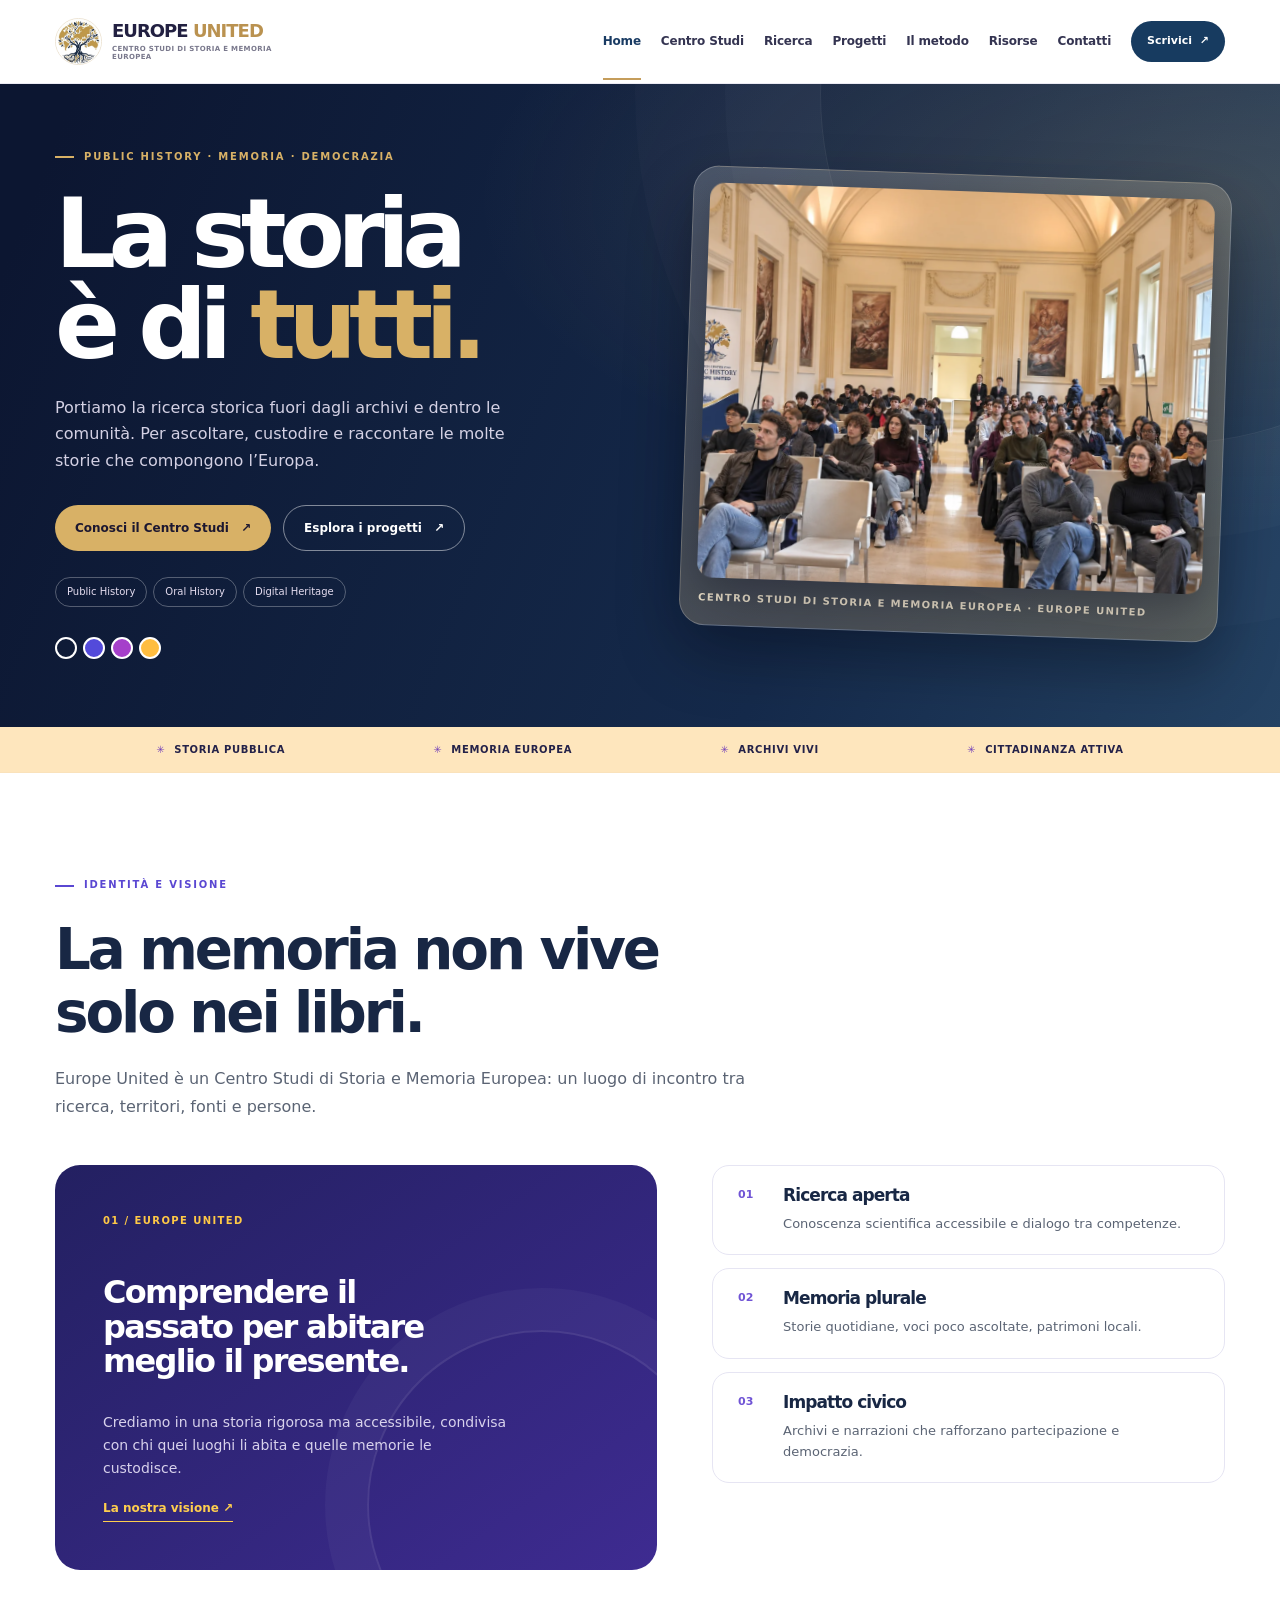
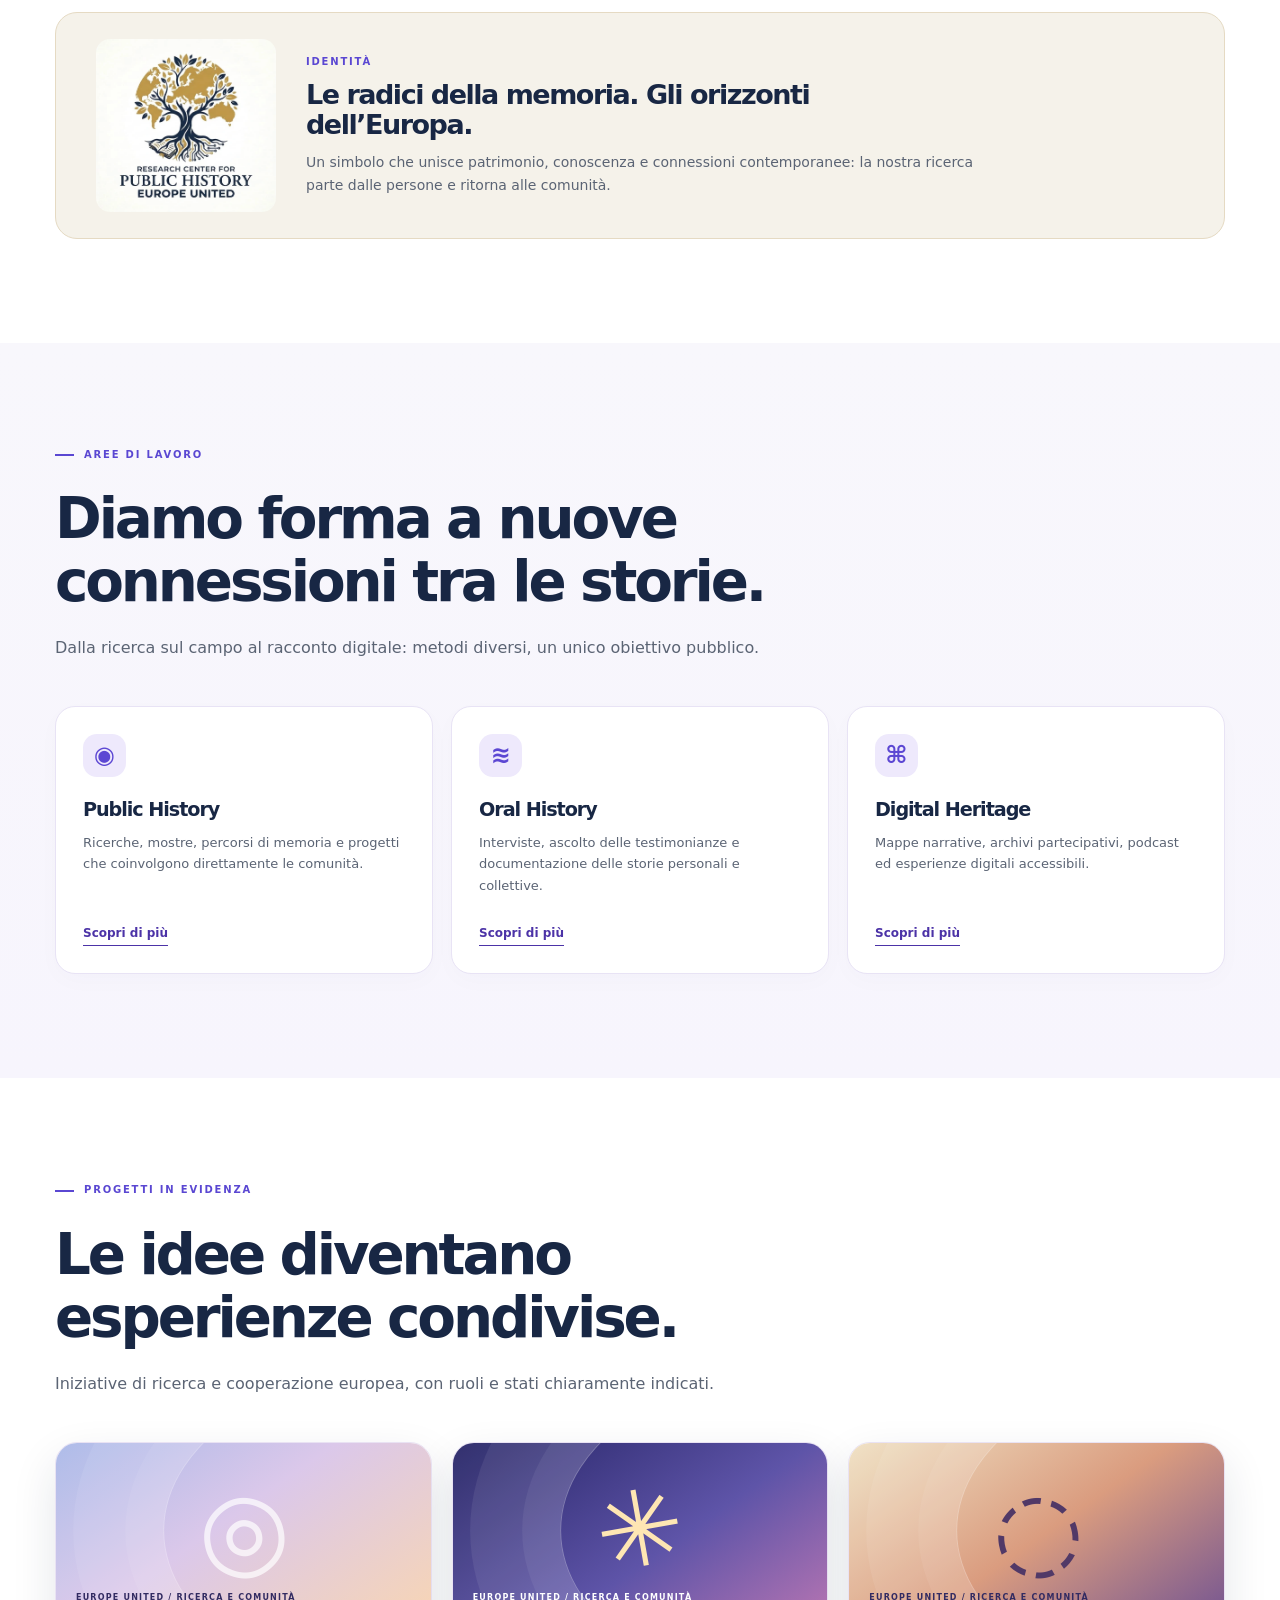
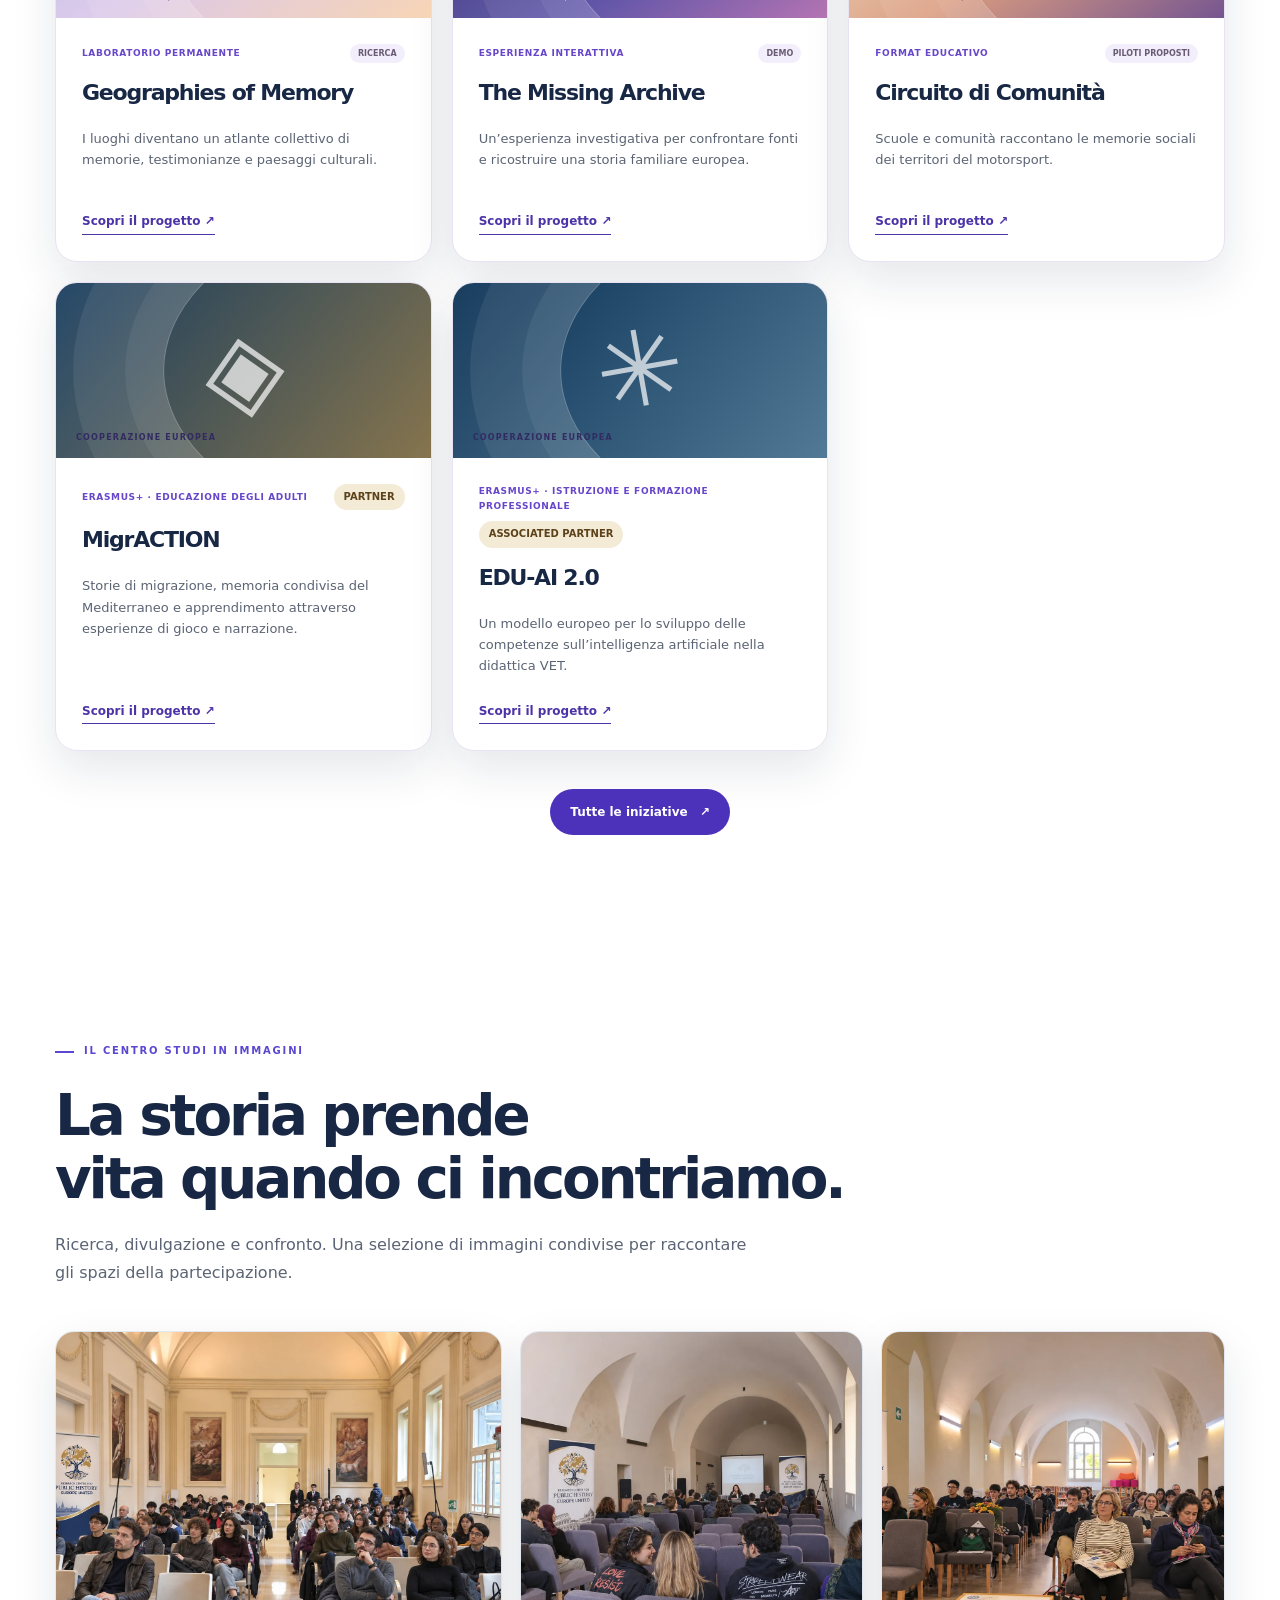
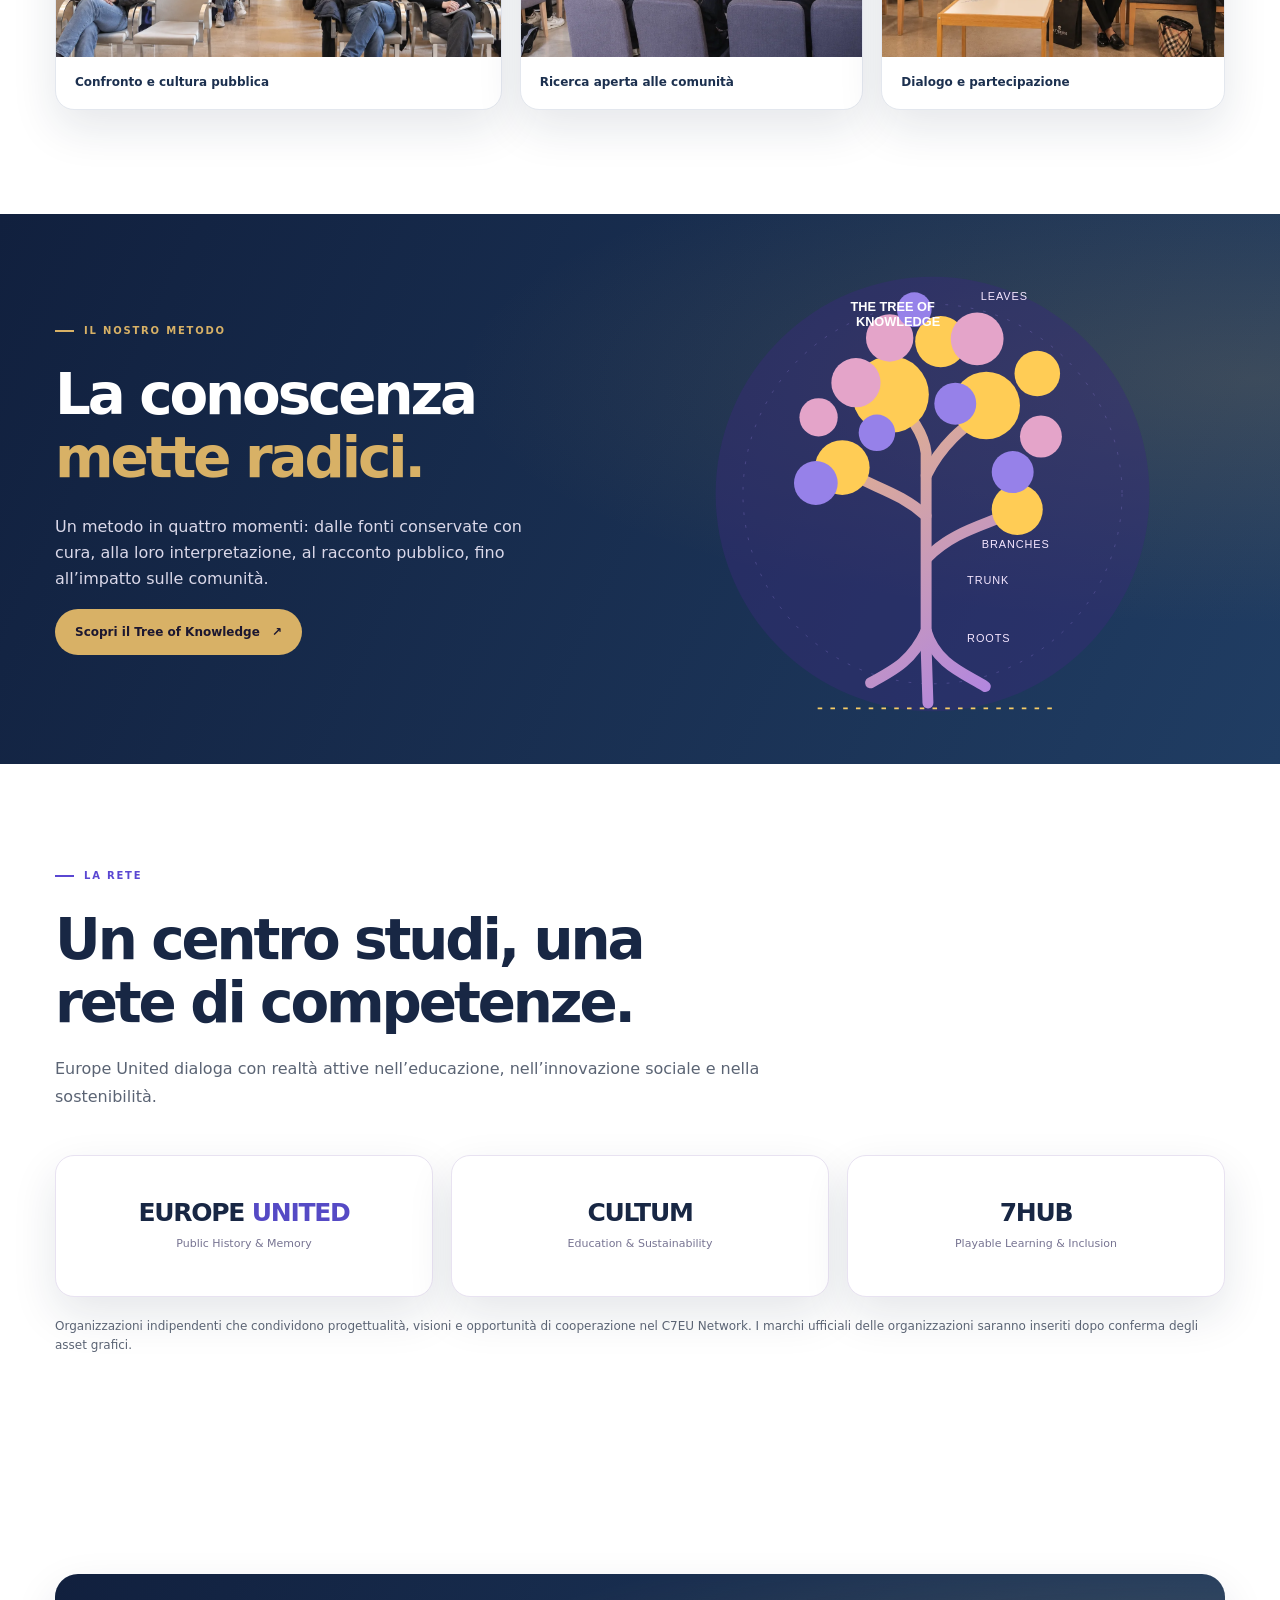
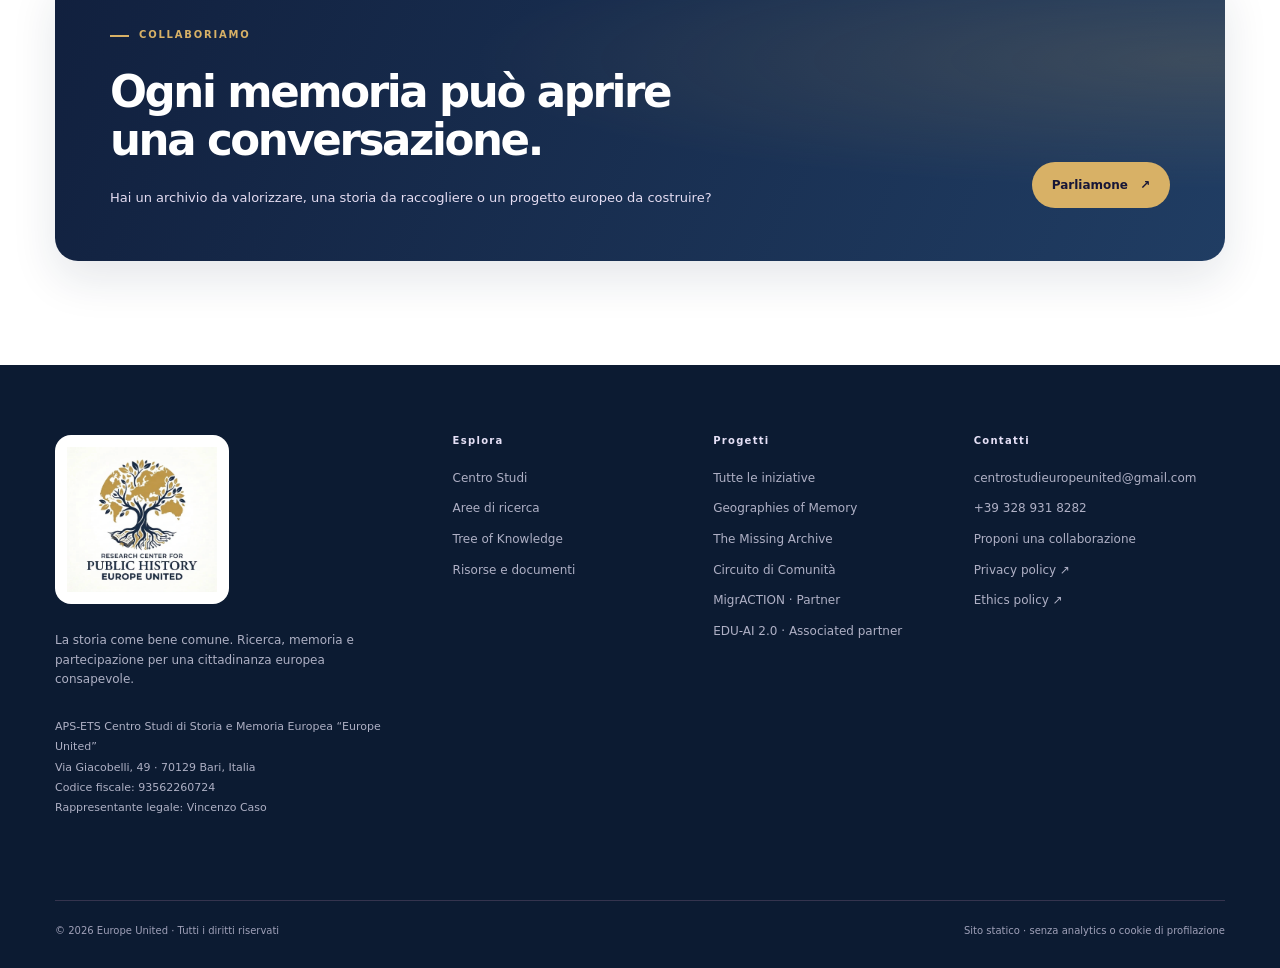
<file: index.html>
<!DOCTYPE html>
<html lang="it"><head><meta charset="utf-8"/><meta content="width=device-width,initial-scale=1" name="viewport"/><meta content="#101736" name="theme-color"/><meta content="Europe United – Public History, memoria e cittadinanza europea" name="description"/><meta content="Home — Europe United" property="og:title"/><meta content="Europe United – Public History, memoria e cittadinanza europea" property="og:description"/><meta content="website" property="og:type"/><meta content="logo-ufficiale-europe-united.jpg" property="og:image"/><link href="https://www.centrostudieuropeunited.eu/index.html" rel="canonical"/><link href="style.css?v=2.1" rel="stylesheet"/><title>Home | Europe United</title><link href="favicon-europe-united.png" rel="icon" type="image/png"/></head><body class="page-index"><a class="skip" href="#main">Vai al contenuto</a><header class="header" id="top"><div class="wrap nav"><a aria-label="Europe United homepage" class="brand" href="index.html"><img alt="" class="logo-emblem" height="50" src="emblema-europe-united.png" width="50"/><span class="brand-lockup"><span class="brand-text">EUROPE <span>UNITED</span></span><small>Centro Studi di Storia e Memoria Europea</small></span></a><nav aria-label="Navigazione principale" class="desktop-nav"><a aria-current="page" href="index.html">Home</a><a href="centro-studi.html">Centro Studi</a><a href="ricerca.html">Ricerca</a><a href="progetti.html">Progetti</a><a href="metodo.html">Il metodo</a><a href="risorse.html">Risorse</a><a href="contatti.html">Contatti</a></nav><div class="nav-tools"><a class="nav-cta" href="contatti.html">Scrivici <span>↗</span></a><button aria-controls="mobile-menu" aria-expanded="false" aria-label="Apri il menu" class="menu-btn" type="button"><span></span><span></span><span></span></button></div></div><nav aria-label="Menu mobile" class="mobile-menu" hidden="" id="mobile-menu"><a href="index.html">Home</a><a href="centro-studi.html">Centro Studi</a><a href="ricerca.html">Ricerca</a><a href="progetti.html">Progetti</a><a href="metodo.html">Il metodo</a><a href="risorse.html">Risorse</a><a href="contatti.html">Contatti</a></nav></header><main id="main"><section class="hero"><div class="hero-glow"></div><div class="wrap hero-grid"><div class="hero-copy"><div class="eyebrow"><span class="eyebrow-line"></span>PUBLIC HISTORY · MEMORIA · DEMOCRAZIA</div><h1>La storia<br/>è di <em>tutti.</em></h1><p>Portiamo la ricerca storica fuori dagli archivi e dentro le comunità. Per ascoltare, custodire e raccontare le molte storie che compongono l’Europa.</p><div class="hero-buttons"><a class="btn btn-primary" href="centro-studi.html">Conosci il Centro Studi <span aria-hidden="true">↗</span></a><a class="btn btn-outline" href="progetti.html">Esplora i progetti <span aria-hidden="true">↗</span></a></div><div class="hero-pills"><span>Public History</span><span>Oral History</span><span>Digital Heritage</span></div><div aria-hidden="true" class="hero-indicator"><i></i><i></i><i></i><i></i></div></div><div aria-label="Illustrazione editoriale dell’archivio di memoria: documenti, mappe e testimonianze" class="hero-visual hero-photo"><img alt="Incontro pubblico del Centro Studi Europe United con partecipanti e banner ufficiali" fetchpriority="high" height="941" src="evento-auditorium.webp" width="1672"/><span class="hero-photo-tag">CENTRO STUDI DI STORIA E MEMORIA EUROPEA · EUROPE UNITED</span></div></div></section><div class="memory-strip"><div><span class="strip-sign">✳</span>STORIA PUBBLICA</div><div><span class="strip-sign">✳</span>MEMORIA EUROPEA</div><div><span class="strip-sign">✳</span>ARCHIVI VIVI</div><div><span class="strip-sign">✳</span>CITTADINANZA ATTIVA</div></div><section class="wrap section-pad"><div class="section-head"><div class="eyebrow"><span class="eyebrow-line"></span>IDENTITÀ E VISIONE</div><h2>La memoria non vive<br/>solo nei libri.</h2><p class="lead">Europe United è un Centro Studi di Storia e Memoria Europea: un luogo di incontro tra ricerca, territori, fonti e persone.</p></div><div class="statement-grid"><div class="statement-main reveal"><div class="number-kicker">01 / EUROPE UNITED</div><h3>Comprendere il passato per abitare meglio il presente.</h3><p>Crediamo in una storia rigorosa ma accessibile, condivisa con chi quei luoghi li abita e quelle memorie le custodisce.</p><a class="text-link" href="centro-studi.html">La nostra visione ↗</a></div><div class="statement-side"><div class="side-block"><span>01</span><h3>Ricerca aperta</h3><p>Conoscenza scientifica accessibile e dialogo tra competenze.</p></div><div class="side-block"><span>02</span><h3>Memoria plurale</h3><p>Storie quotidiane, voci poco ascoltate, patrimoni locali.</p></div><div class="side-block"><span>03</span><h3>Impatto civico</h3><p>Archivi e narrazioni che rafforzano partecipazione e democrazia.</p></div></div></div><div class="brand-certificate"><img alt="Logo ufficiale Europe United: albero con mappa del mondo, radici, libro e circuito digitale" height="212" loading="lazy" src="logo-ufficiale-europe-united.webp" width="220"/><div><span class="eyebrow">IDENTITÀ</span><h3>Le radici della memoria. Gli orizzonti dell’Europa.</h3><p>Un simbolo che unisce patrimonio, conoscenza e connessioni contemporanee: la nostra ricerca parte dalle persone e ritorna alle comunità.</p></div></div></section><section class="section-soft section-pad"><div class="wrap"><div class="section-head"><div class="eyebrow"><span class="eyebrow-line"></span>AREE DI LAVORO</div><h2>Diamo forma a nuove<br/>connessioni tra le storie.</h2><p class="lead">Dalla ricerca sul campo al racconto digitale: metodi diversi, un unico obiettivo pubblico.</p></div><div class="feature-grid"><article class="feature-card reveal"><span aria-hidden="true" class="mini-icon">◉</span><h3>Public History</h3><p>Ricerche, mostre, percorsi di memoria e progetti che coinvolgono direttamente le comunità.</p><a class="text-link" href="ricerca.html">Scopri di più</a></article><article class="feature-card reveal"><span aria-hidden="true" class="mini-icon">≋</span><h3>Oral History</h3><p>Interviste, ascolto delle testimonianze e documentazione delle storie personali e collettive.</p><a class="text-link" href="ricerca.html">Scopri di più</a></article><article class="feature-card reveal"><span aria-hidden="true" class="mini-icon">⌘</span><h3>Digital Heritage</h3><p>Mappe narrative, archivi partecipativi, podcast ed esperienze digitali accessibili.</p><a class="text-link" href="ricerca.html">Scopri di più</a></article></div></div></section><section class="wrap section-pad"><div class="section-head"><div class="eyebrow"><span class="eyebrow-line"></span>PROGETTI IN EVIDENZA</div><h2>Le idee diventano<br/>esperienze condivise.</h2><p class="lead">Iniziative di ricerca e cooperazione europea, con ruoli e stati chiaramente indicati.</p></div><div class="projects-grid"><article class="project-card reveal" data-category="memory"><div class="project-art map"><span aria-hidden="true" class="project-symbol">◎</span><div class="art-lines"></div><span class="art-caption">EUROPE UNITED / RICERCA E COMUNITÀ</span></div><div class="project-content"><div class="card-topline"><span>LABORATORIO PERMANENTE</span><span class="status">Ricerca</span></div><h3>Geographies of Memory</h3><p>I luoghi diventano un atlante collettivo di memorie, testimonianze e paesaggi culturali.</p><a class="text-link" href="geografie-della-memoria.html">Scopri il progetto <span aria-hidden="true">↗</span></a></div></article><article class="project-card reveal" data-category="digital"><div class="project-art archive"><span aria-hidden="true" class="project-symbol">✳</span><div class="art-lines"></div><span class="art-caption">EUROPE UNITED / RICERCA E COMUNITÀ</span></div><div class="project-content"><div class="card-topline"><span>ESPERIENZA INTERATTIVA</span><span class="status">Demo</span></div><h3>The Missing Archive</h3><p>Un’esperienza investigativa per confrontare fonti e ricostruire una storia familiare europea.</p><a class="text-link" href="the-missing-archive.html">Scopri il progetto <span aria-hidden="true">↗</span></a></div></article><article class="project-card reveal" data-category="education"><div class="project-art circuit"><span aria-hidden="true" class="project-symbol">◌</span><div class="art-lines"></div><span class="art-caption">EUROPE UNITED / RICERCA E COMUNITÀ</span></div><div class="project-content"><div class="card-topline"><span>FORMAT EDUCATIVO</span><span class="status">Piloti proposti</span></div><h3>Circuito di Comunità</h3><p>Scuole e comunità raccontano le memorie sociali dei territori del motorsport.</p><a class="text-link" href="circuito-di-comunita.html">Scopri il progetto <span aria-hidden="true">↗</span></a></div></article><article class="project-card reveal" data-category="memory"><div class="project-art migration-art"><span aria-hidden="true" class="project-symbol">◈</span><div class="art-lines"></div><span class="art-caption">COOPERAZIONE EUROPEA</span></div><div class="project-content"><div class="card-topline"><span>Erasmus+ · Educazione degli adulti</span><span class="status role-status">Partner</span></div><h3>MigrACTION</h3><p>Storie di migrazione, memoria condivisa del Mediterraneo e apprendimento attraverso esperienze di gioco e narrazione.</p><a class="text-link" href="migraction.html">Scopri il progetto <span aria-hidden="true">↗</span></a></div></article><article class="project-card reveal" data-category="education"><div class="project-art ai-art"><span aria-hidden="true" class="project-symbol">✳</span><div class="art-lines"></div><span class="art-caption">COOPERAZIONE EUROPEA</span></div><div class="project-content"><div class="card-topline"><span>Erasmus+ · Istruzione e formazione professionale</span><span class="status role-status">Associated partner</span></div><h3>EDU-AI 2.0</h3><p>Un modello europeo per lo sviluppo delle competenze sull’intelligenza artificiale nella didattica VET.</p><a class="text-link" href="edu-ai-2-0.html">Scopri il progetto <span aria-hidden="true">↗</span></a></div></article></div><div class="section-action"><a class="btn btn-primary" href="progetti.html">Tutte le iniziative <span aria-hidden="true">↗</span></a></div></section><section class="wrap section-pad moments-section" id="immagini"><div class="section-head"><div class="eyebrow"><span class="eyebrow-line"></span>IL CENTRO STUDI IN IMMAGINI</div><h2>La storia prende<br/>vita quando ci incontriamo.</h2><p class="lead">Ricerca, divulgazione e confronto. Una selezione di immagini condivise per raccontare gli spazi della partecipazione.</p></div><div class="moments-grid"><figure class="moment moment-large"><img alt="Pubblico durante un incontro dedicato alla Public History con i banner del Centro Studi Europe United" height="941" loading="lazy" src="evento-auditorium.webp" width="1672"/><figcaption>Confronto e cultura pubblica</figcaption></figure><figure class="moment"><img alt="Evento del Centro Studi Europe United in una sala con volte storiche e pubblico presente" height="1448" loading="lazy" src="evento-sala.webp" width="1086"/><figcaption>Ricerca aperta alle comunità</figcaption></figure><figure class="moment"><img alt="Partecipanti a un incontro del Centro Studi Europe United con i banner raffiguranti il logo" height="941" loading="lazy" src="evento-incontro.webp" width="1672"/><figcaption>Dialogo e partecipazione</figcaption></figure></div></section><section class="method-band"><div class="wrap method-band-grid"><div class="method-band-copy"><div class="eyebrow"><span class="eyebrow-line"></span>IL NOSTRO METODO</div><h2>La conoscenza<br/><em>mette radici.</em></h2><p>Un metodo in quattro momenti: dalle fonti conservate con cura, alla loro interpretazione, al racconto pubblico, fino all’impatto sulle comunità.</p><a class="btn btn-primary" href="metodo.html">Scopri il Tree of Knowledge <span aria-hidden="true">↗</span></a></div><div class="method-band-art"><img alt="Diagramma stilizzato con radici, tronco, rami e foglie" height="560" src="tree-knowledge.svg" width="620"/></div></div></section><section class="wrap section-pad"><div class="section-head"><div class="eyebrow"><span class="eyebrow-line"></span>LA RETE</div><h2>Un centro studi, una<br/>rete di competenze.</h2><p class="lead">Europe United dialoga con realtà attive nell’educazione, nell’innovazione sociale e nella sostenibilità.</p></div><div class="network-grid"><div class="network-name"><strong>EUROPE <span>UNITED</span></strong><small>Public History &amp; Memory</small></div><div class="network-name"><strong>CULTUM</strong><small>Education &amp; Sustainability</small></div><div class="network-name"><strong>7HUB</strong><small>Playable Learning &amp; Inclusion</small></div></div><p class="network-note">Organizzazioni indipendenti che condividono progettualità, visioni e opportunità di cooperazione nel C7EU Network. I marchi ufficiali delle organizzazioni saranno inseriti dopo conferma degli asset grafici.</p></section><section class="wrap section-pad"><div class="callout callout-dark"><div class="callout-copy"><div class="eyebrow"><span class="eyebrow-line"></span>COLLABORIAMO</div><h2>Ogni memoria può aprire<br/>una conversazione.</h2><p>Hai un archivio da valorizzare, una storia da raccogliere o un progetto europeo da costruire?</p></div><a class="btn btn-primary" href="contatti.html">Parliamone <span aria-hidden="true">↗</span></a></div></section></main><footer class="footer"><div class="wrap"><div class="footer-top"><div class="footer-about"><a aria-label="Europe United — homepage" class="brand brand-footer" href="index.html"><img alt="Logo ufficiale del Research Center for Public History – Europe United" class="footer-official-logo" height="187" src="logo-ufficiale-europe-united.webp" width="194"/></a><p>La storia come bene comune. Ricerca, memoria e partecipazione per una cittadinanza europea consapevole.</p><p class="legal">APS-ETS Centro Studi di Storia e Memoria Europea “Europe United”<br/>Via Giacobelli, 49 · 70129 Bari, Italia<br/>Codice fiscale: 93562260724<br/>Rappresentante legale: Vincenzo Caso</p></div><div><h4>Esplora</h4><a href="centro-studi.html">Centro Studi</a><a href="ricerca.html">Aree di ricerca</a><a href="metodo.html">Tree of Knowledge</a><a href="risorse.html">Risorse e documenti</a></div><div><h4>Progetti</h4><a href="progetti.html">Tutte le iniziative</a><a href="geografie-della-memoria.html">Geographies of Memory</a><a href="the-missing-archive.html">The Missing Archive</a><a href="circuito-di-comunita.html">Circuito di Comunità</a><a href="migraction.html">MigrACTION · Partner</a><a href="edu-ai-2-0.html">EDU-AI 2.0 · Associated partner</a></div><div><h4>Contatti</h4><a href="mailto:centrostudieuropeunited@gmail.com">centrostudieuropeunited@gmail.com</a><a href="tel:+393289318282">+39 328 931 8282</a><a href="contatti.html">Proponi una collaborazione</a><a href="https://drive.google.com/file/d/1weFDcxnpTUe4S-KqmKsupz9_xfc2zkfc/view?usp=sharing" rel="noopener noreferrer" target="_blank">Privacy policy ↗</a><a href="https://drive.google.com/file/d/15YGdYE7dmvOxnIXNmNFYCHbUGpnABIF7/view?usp=sharing" rel="noopener noreferrer" target="_blank">Ethics policy ↗</a></div></div><div class="footer-bottom"><span>© 2026 Europe United · Tutti i diritti riservati</span><span>Sito statico · senza analytics o cookie di profilazione</span></div></div></footer><script defer="" src="site.js?v=2.0"></script></body></html>
</file>
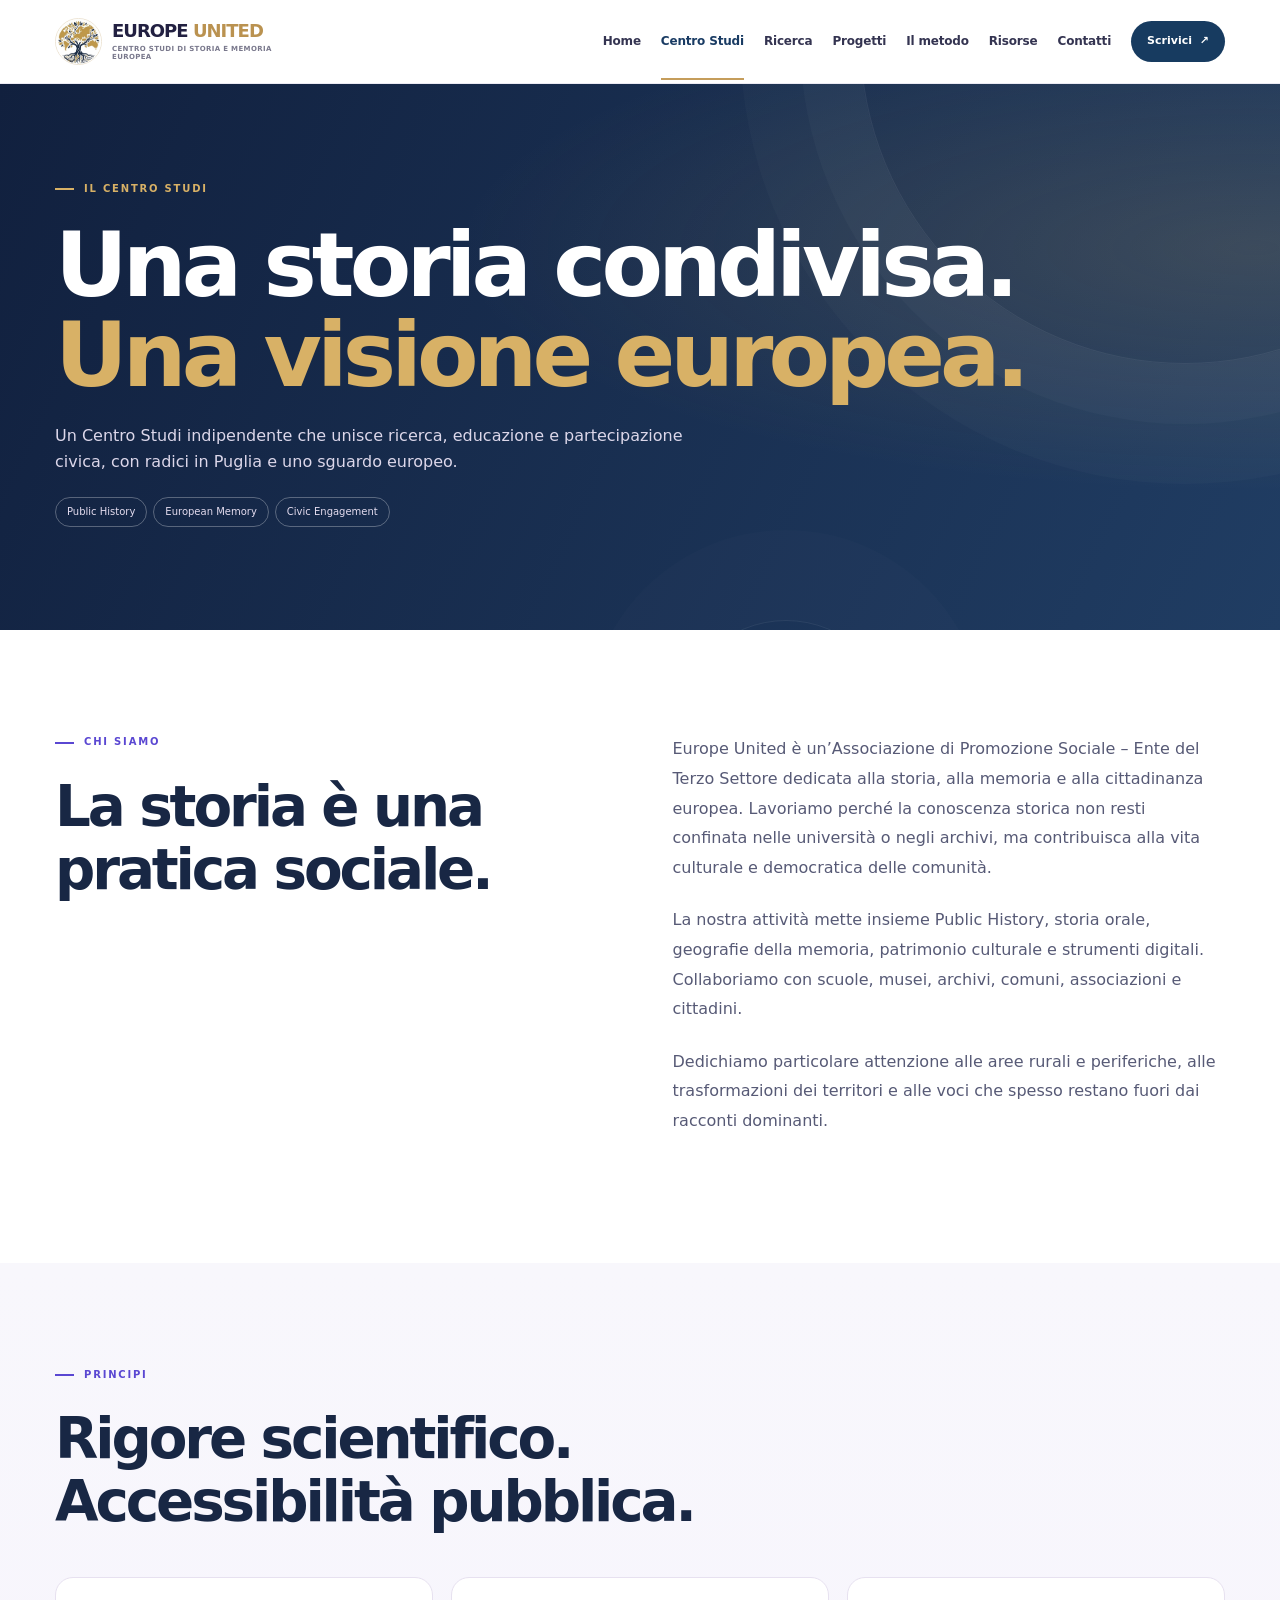
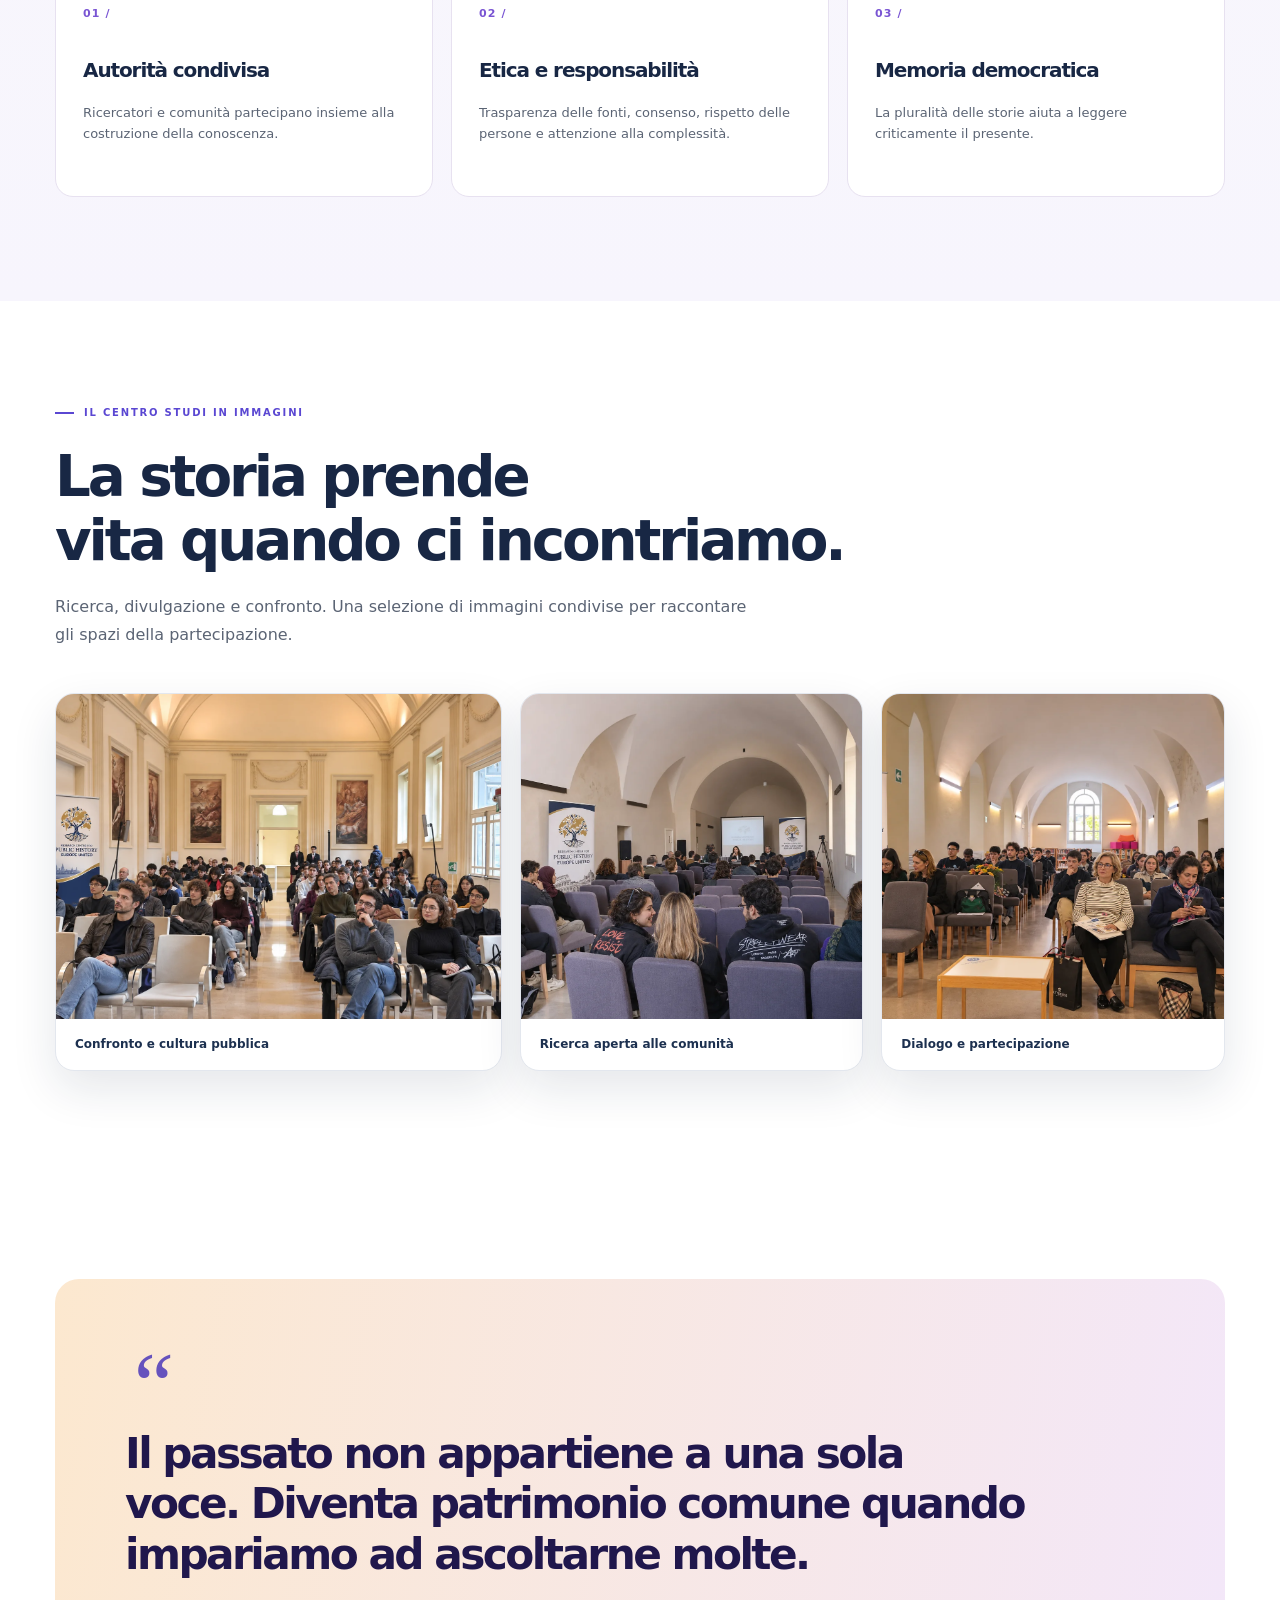
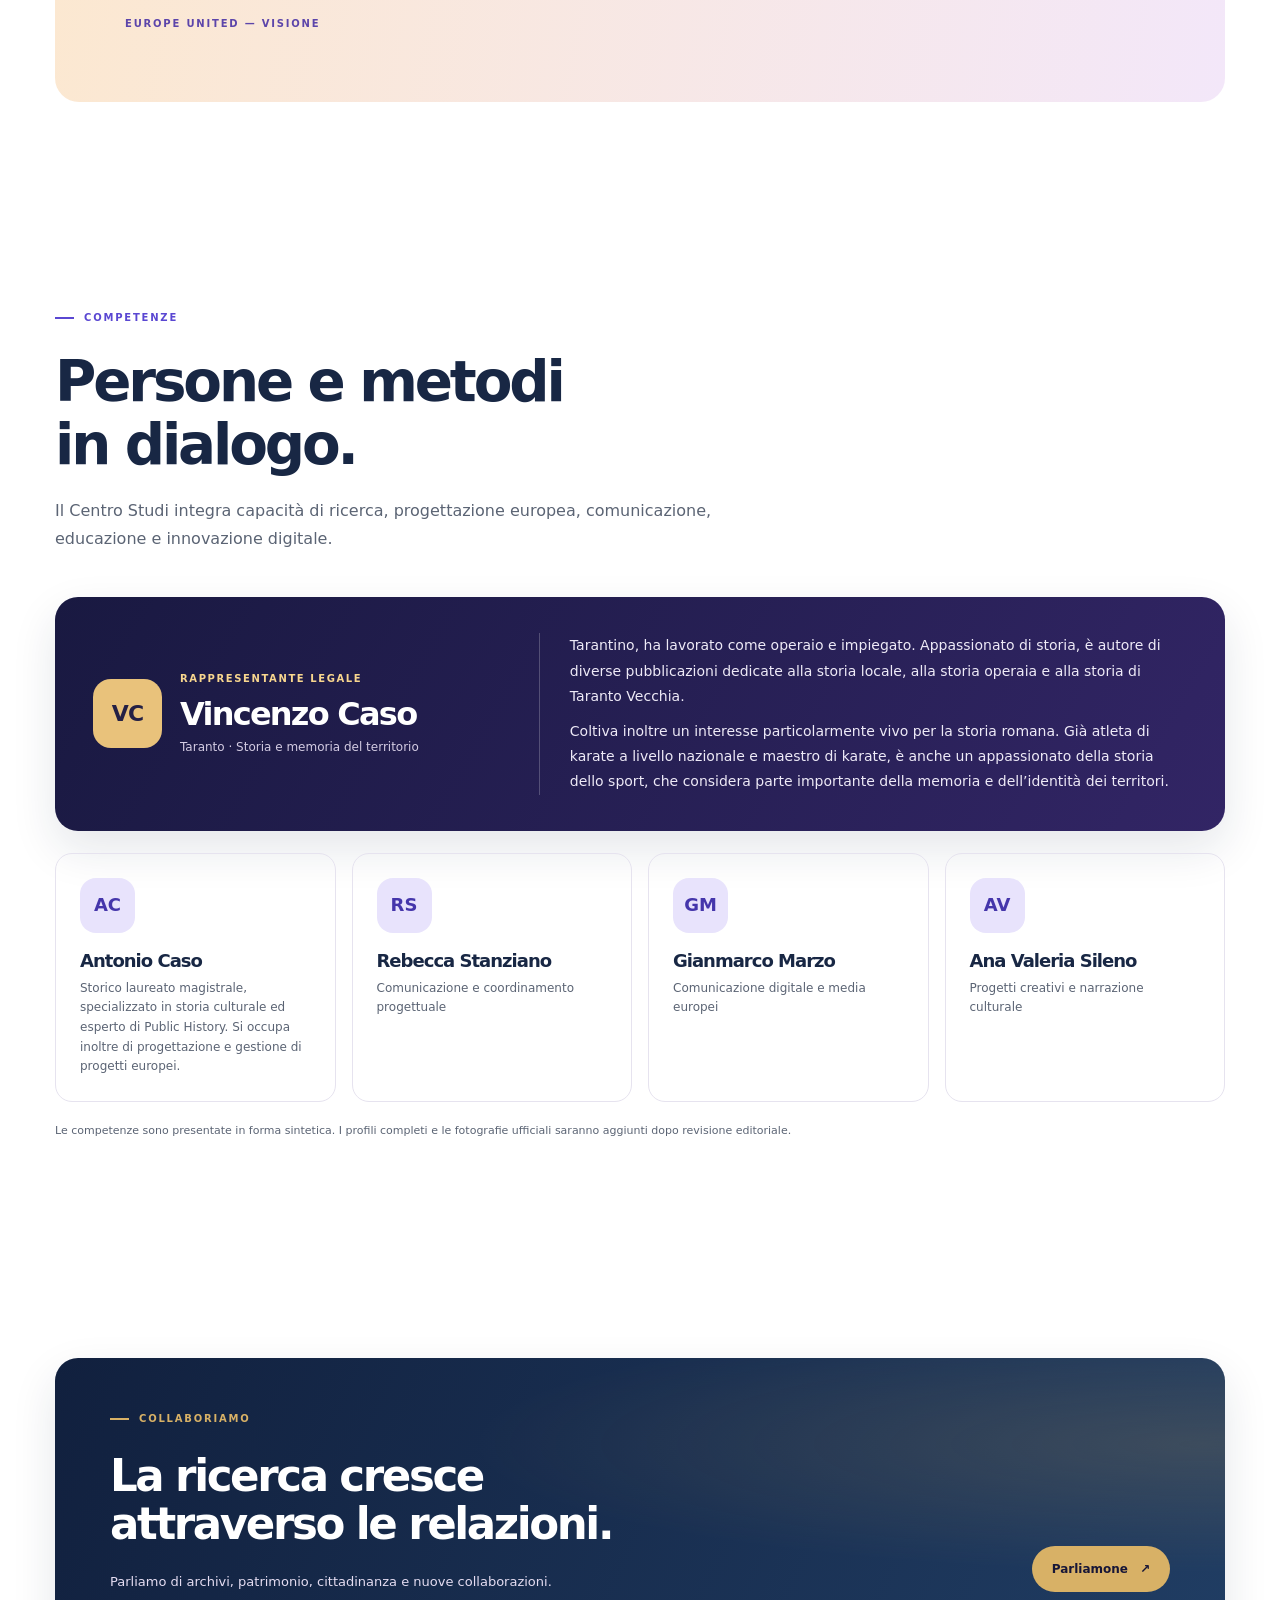
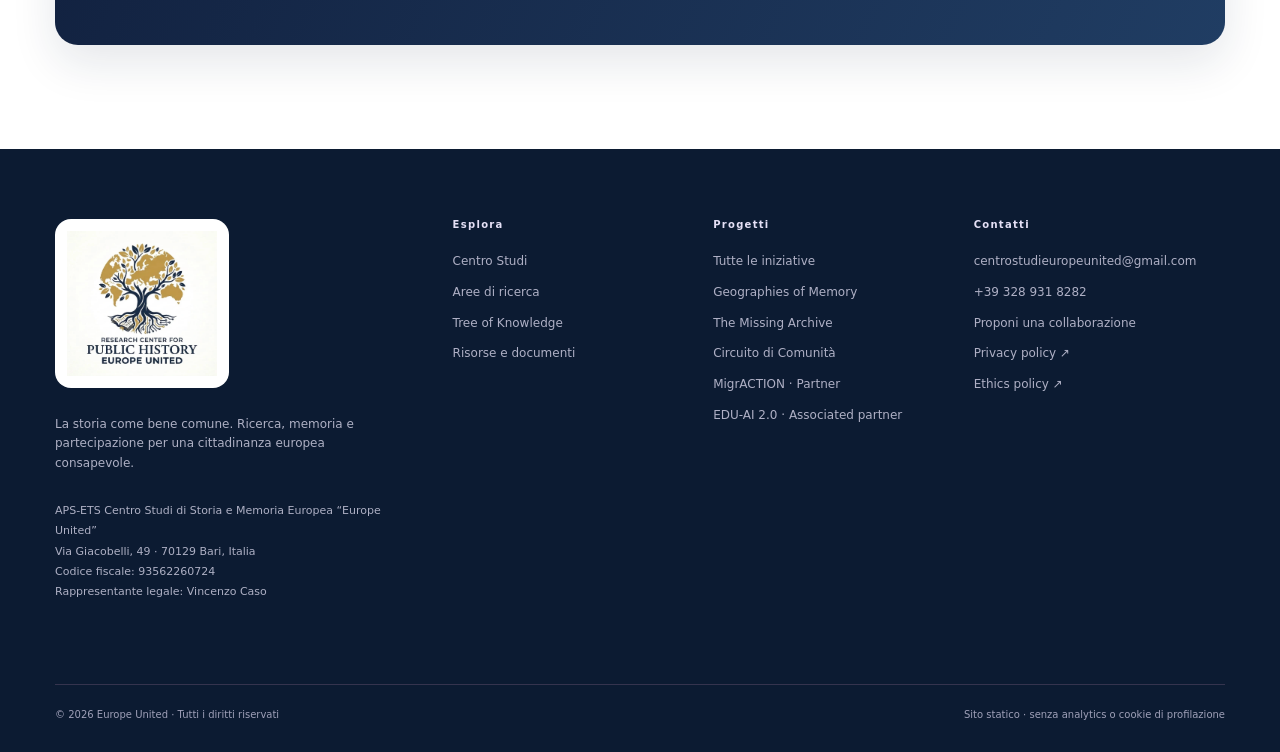
<file: centro-studi-europe-united-antonio-caso.html>
<!DOCTYPE html>

<html lang="it"><head><meta charset="utf-8"/><meta content="width=device-width,initial-scale=1" name="viewport"/><meta content="#101736" name="theme-color"/><meta content="Centro Studi di Storia e Memoria Europea Europe United" name="description"/><meta content="Centro Studi — Europe United" property="og:title"/><meta content="Centro Studi di Storia e Memoria Europea Europe United" property="og:description"/><meta content="website" property="og:type"/><meta content="logo-ufficiale-europe-united.jpg" property="og:image"/><link href="https://www.centrostudieuropeunited.eu/centro-studi.html" rel="canonical"/><link href="style.css?v=2.1" rel="stylesheet"/><title>Centro Studi | Europe United</title><link href="favicon-europe-united.png" rel="icon" type="image/png"/></head><body class="page-centro-studi"><a class="skip" href="#main">Vai al contenuto</a><header class="header" id="top"><div class="wrap nav"><a aria-label="Europe United homepage" class="brand" href="index.html"><img alt="" class="logo-emblem" height="50" src="emblema-europe-united.png" width="50"/><span class="brand-lockup"><span class="brand-text">EUROPE <span>UNITED</span></span><small>Centro Studi di Storia e Memoria Europea</small></span></a><nav aria-label="Navigazione principale" class="desktop-nav"><a href="index.html">Home</a><a aria-current="page" href="centro-studi.html">Centro Studi</a><a href="ricerca.html">Ricerca</a><a href="progetti.html">Progetti</a><a href="metodo.html">Il metodo</a><a href="risorse.html">Risorse</a><a href="contatti.html">Contatti</a></nav><div class="nav-tools"><a class="nav-cta" href="contatti.html">Scrivici <span>↗</span></a><button aria-controls="mobile-menu" aria-expanded="false" aria-label="Apri il menu" class="menu-btn" type="button"><span></span><span></span><span></span></button></div></div><nav aria-label="Menu mobile" class="mobile-menu" hidden="" id="mobile-menu"><a href="index.html">Home</a><a href="centro-studi.html">Centro Studi</a><a href="ricerca.html">Ricerca</a><a href="progetti.html">Progetti</a><a href="metodo.html">Il metodo</a><a href="risorse.html">Risorse</a><a href="contatti.html">Contatti</a></nav></header><main id="main"><section class="subhero"><div class="subhero-orbit orbit-a"></div><div class="subhero-orbit orbit-b"></div><div class="wrap subhero-inner"><div class="eyebrow"><span class="eyebrow-line"></span>IL CENTRO STUDI</div><h1>Una storia condivisa.<br/><em>Una visione europea.</em></h1><p>Un Centro Studi indipendente che unisce ricerca, educazione e partecipazione civica, con radici in Puglia e uno sguardo europeo.</p><div class="pills"><span>Public History</span><span>European Memory</span><span>Civic Engagement</span></div></div></section><section class="wrap section-pad split-section"><div><div class="eyebrow"><span class="eyebrow-line"></span>CHI SIAMO</div><h2>La storia è una pratica sociale.</h2></div><div class="reading-copy"><p>Europe United è un’Associazione di Promozione Sociale – Ente del Terzo Settore dedicata alla storia, alla memoria e alla cittadinanza europea. Lavoriamo perché la conoscenza storica non resti confinata nelle università o negli archivi, ma contribuisca alla vita culturale e democratica delle comunità.</p><p>La nostra attività mette insieme Public History, storia orale, geografie della memoria, patrimonio culturale e strumenti digitali. Collaboriamo con scuole, musei, archivi, comuni, associazioni e cittadini.</p><p>Dedichiamo particolare attenzione alle aree rurali e periferiche, alle trasformazioni dei territori e alle voci che spesso restano fuori dai racconti dominanti.</p></div></section><section class="section-soft section-pad"><div class="wrap"><div class="section-head"><div class="eyebrow"><span class="eyebrow-line"></span>PRINCIPI</div><h2>Rigore scientifico.<br/>Accessibilità pubblica.</h2></div><div class="three-columns"><article class="number-card"><span>01 /</span><h3>Autorità condivisa</h3><p>Ricercatori e comunità partecipano insieme alla costruzione della conoscenza.</p></article><article class="number-card"><span>02 /</span><h3>Etica e responsabilità</h3><p>Trasparenza delle fonti, consenso, rispetto delle persone e attenzione alla complessità.</p></article><article class="number-card"><span>03 /</span><h3>Memoria democratica</h3><p>La pluralità delle storie aiuta a leggere criticamente il presente.</p></article></div></div></section><section class="wrap section-pad moments-section" id="momenti-centro-studi"><div class="section-head"><div class="eyebrow"><span class="eyebrow-line"></span>IL CENTRO STUDI IN IMMAGINI</div><h2>La storia prende<br/>vita quando ci incontriamo.</h2><p class="lead">Ricerca, divulgazione e confronto. Una selezione di immagini condivise per raccontare gli spazi della partecipazione.</p></div><div class="moments-grid"><figure class="moment moment-large"><img alt="Pubblico durante un incontro dedicato alla Public History con i banner del Centro Studi Europe United" height="941" loading="lazy" src="evento-auditorium.webp" width="1672"/><figcaption>Confronto e cultura pubblica</figcaption></figure><figure class="moment"><img alt="Evento del Centro Studi Europe United in una sala con volte storiche e pubblico presente" height="1448" loading="lazy" src="evento-sala.webp" width="1086"/><figcaption>Ricerca aperta alle comunità</figcaption></figure><figure class="moment"><img alt="Partecipanti a un incontro del Centro Studi Europe United con i banner raffiguranti il logo" height="941" loading="lazy" src="evento-incontro.webp" width="1672"/><figcaption>Dialogo e partecipazione</figcaption></figure></div></section><section class="wrap section-pad"><div class="quote-panel"><span class="quote-mark">“</span><blockquote>Il passato non appartiene a una sola voce. Diventa patrimonio comune quando impariamo ad ascoltarne molte.</blockquote><div>EUROPE UNITED — VISIONE</div></div></section><section class="wrap section-pad"><div class="section-head"><div class="eyebrow"><span class="eyebrow-line"></span>COMPETENZE</div><h2>Persone e metodi<br/>in dialogo.</h2><p class="lead">Il Centro Studi integra capacità di ricerca, progettazione europea, comunicazione, educazione e innovazione digitale.</p></div><article aria-labelledby="representative-name" class="representative-feature">
<div class="representative-identity">
<span aria-hidden="true" class="representative-initials">VC</span>
<div>
<div class="representative-label">RAPPRESENTANTE LEGALE</div>
<h3 id="representative-name">Vincenzo Caso</h3>
<p class="representative-origin">Taranto · Storia e memoria del territorio</p>
</div>
</div>
<div class="representative-biography">
<p>Tarantino, ha lavorato come operaio e impiegato. Appassionato di storia, è autore di diverse pubblicazioni dedicate alla storia locale, alla storia operaia e alla storia di Taranto Vecchia.</p>
<p>Coltiva inoltre un interesse particolarmente vivo per la storia romana. Già atleta di karate a livello nazionale e maestro di karate, è anche un appassionato della storia dello sport, che considera parte importante della memoria e dell’identità dei territori.</p>
</div>
</article><div class="person-grid"><div class="person"><span class="person-avatar">AC</span><h3>Antonio Caso</h3><p>Storico laureato magistrale, specializzato in storia culturale ed esperto di Public History. Si occupa inoltre di progettazione e gestione di progetti europei.</p></div><div class="person"><span class="person-avatar">RS</span><h3>Rebecca Stanziano</h3><p>Comunicazione e coordinamento progettuale</p></div><div class="person"><span class="person-avatar">GM</span><h3>Gianmarco Marzo</h3><p>Comunicazione digitale e media europei</p></div><div class="person"><span class="person-avatar">AV</span><h3>Ana Valeria Sileno</h3><p>Progetti creativi e narrazione culturale</p></div></div><p class="small-muted">Le competenze sono presentate in forma sintetica. I profili completi e le fotografie ufficiali saranno aggiunti dopo revisione editoriale.</p></section><section class="wrap section-pad"><div class="callout callout-dark"><div class="callout-copy"><div class="eyebrow"><span class="eyebrow-line"></span>COLLABORIAMO</div><h2>La ricerca cresce<br/>attraverso le relazioni.</h2><p>Parliamo di archivi, patrimonio, cittadinanza e nuove collaborazioni.</p></div><a class="btn btn-primary" href="contatti.html">Parliamone <span aria-hidden="true">↗</span></a></div></section></main><footer class="footer"><div class="wrap"><div class="footer-top"><div class="footer-about"><a aria-label="Europe United — homepage" class="brand brand-footer" href="index.html"><img alt="Logo ufficiale del Research Center for Public History – Europe United" class="footer-official-logo" height="187" src="logo-ufficiale-europe-united.webp" width="194"/></a><p>La storia come bene comune. Ricerca, memoria e partecipazione per una cittadinanza europea consapevole.</p><p class="legal">APS-ETS Centro Studi di Storia e Memoria Europea “Europe United”<br/>Via Giacobelli, 49 · 70129 Bari, Italia<br/>Codice fiscale: 93562260724<br/>Rappresentante legale: Vincenzo Caso</p></div><div><h4>Esplora</h4><a href="centro-studi.html">Centro Studi</a><a href="ricerca.html">Aree di ricerca</a><a href="metodo.html">Tree of Knowledge</a><a href="risorse.html">Risorse e documenti</a></div><div><h4>Progetti</h4><a href="progetti.html">Tutte le iniziative</a><a href="geografie-della-memoria.html">Geographies of Memory</a><a href="the-missing-archive.html">The Missing Archive</a><a href="circuito-di-comunita.html">Circuito di Comunità</a><a href="migraction.html">MigrACTION · Partner</a><a href="edu-ai-2-0.html">EDU-AI 2.0 · Associated partner</a></div><div><h4>Contatti</h4><a href="mailto:centrostudieuropeunited@gmail.com">centrostudieuropeunited@gmail.com</a><a href="tel:+393289318282">+39 328 931 8282</a><a href="contatti.html">Proponi una collaborazione</a><a href="https://drive.google.com/file/d/1weFDcxnpTUe4S-KqmKsupz9_xfc2zkfc/view?usp=sharing" rel="noopener noreferrer" target="_blank">Privacy policy ↗</a><a href="https://drive.google.com/file/d/15YGdYE7dmvOxnIXNmNFYCHbUGpnABIF7/view?usp=sharing" rel="noopener noreferrer" target="_blank">Ethics policy ↗</a></div></div><div class="footer-bottom"><span>© 2026 Europe United · Tutti i diritti riservati</span><span>Sito statico · senza analytics o cookie di profilazione</span></div></div></footer><script defer="" src="site.js?v=2.0"></script></body></html>
</file>
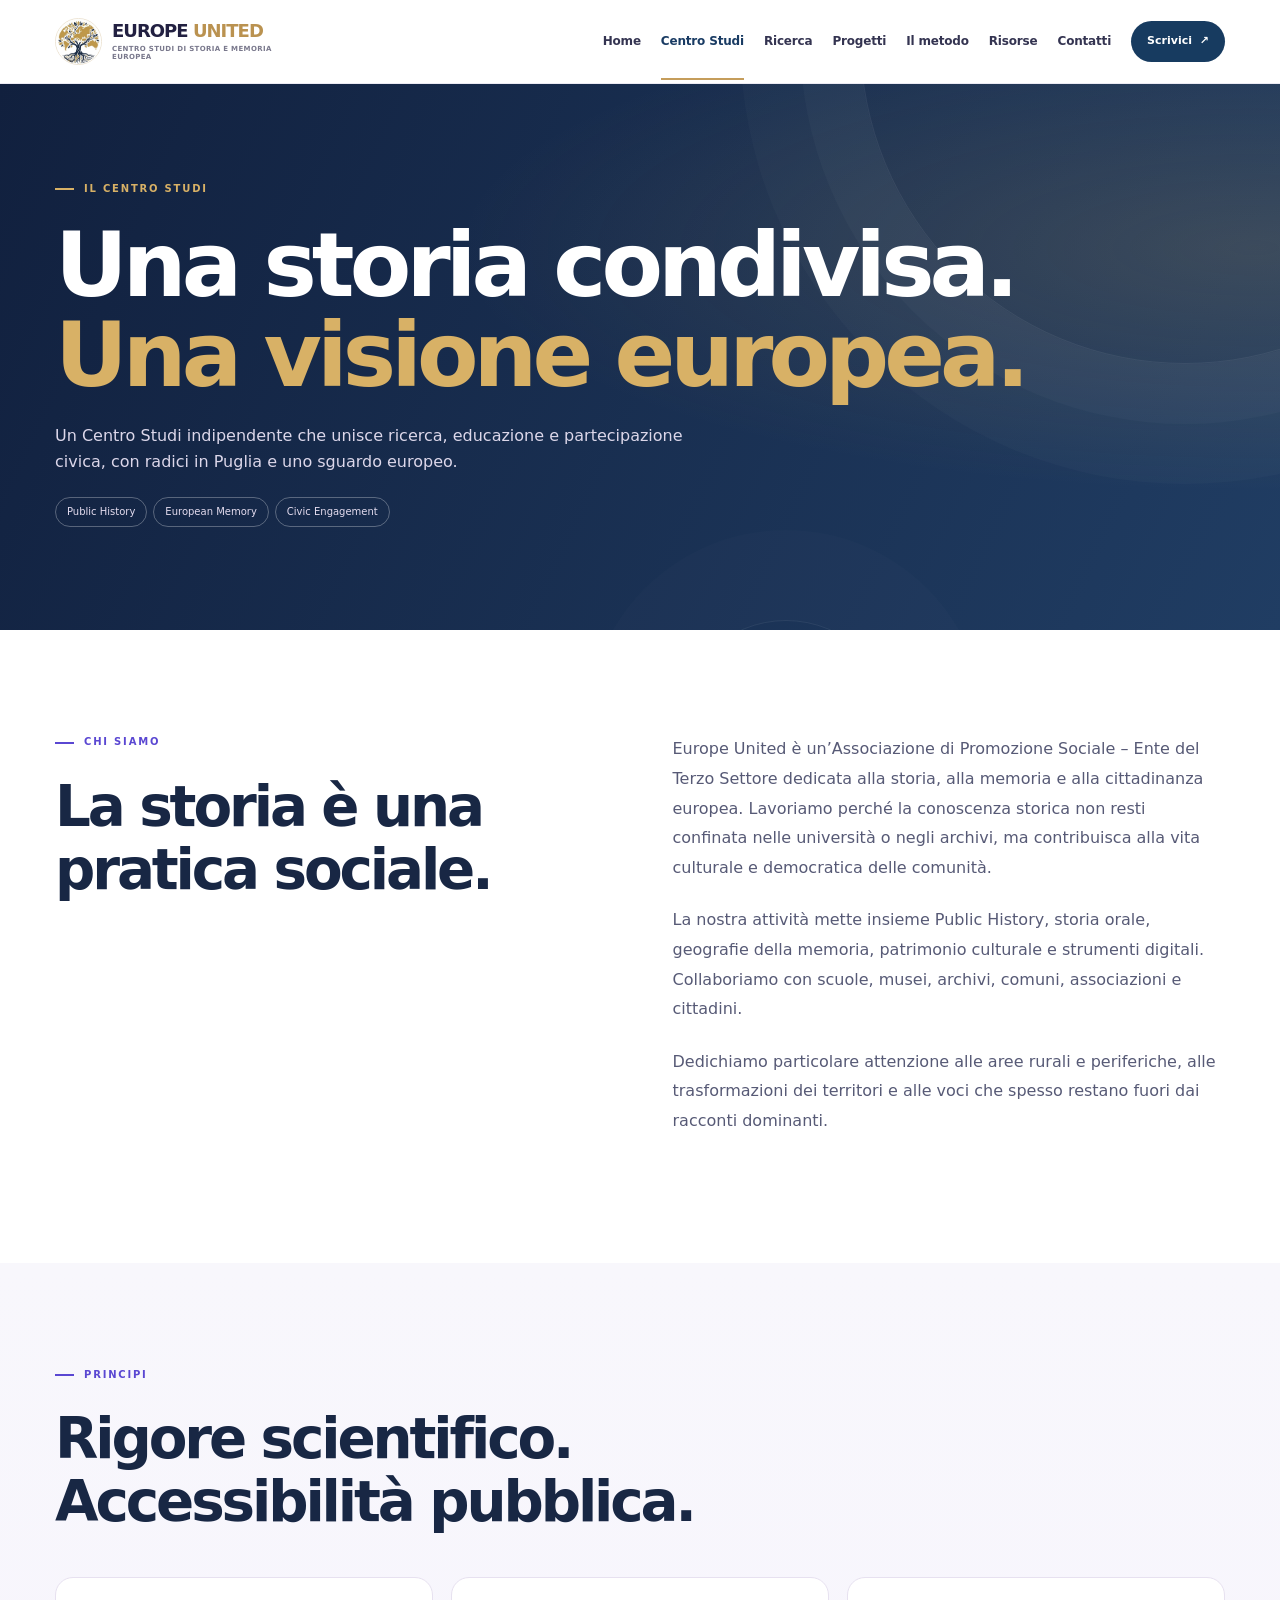
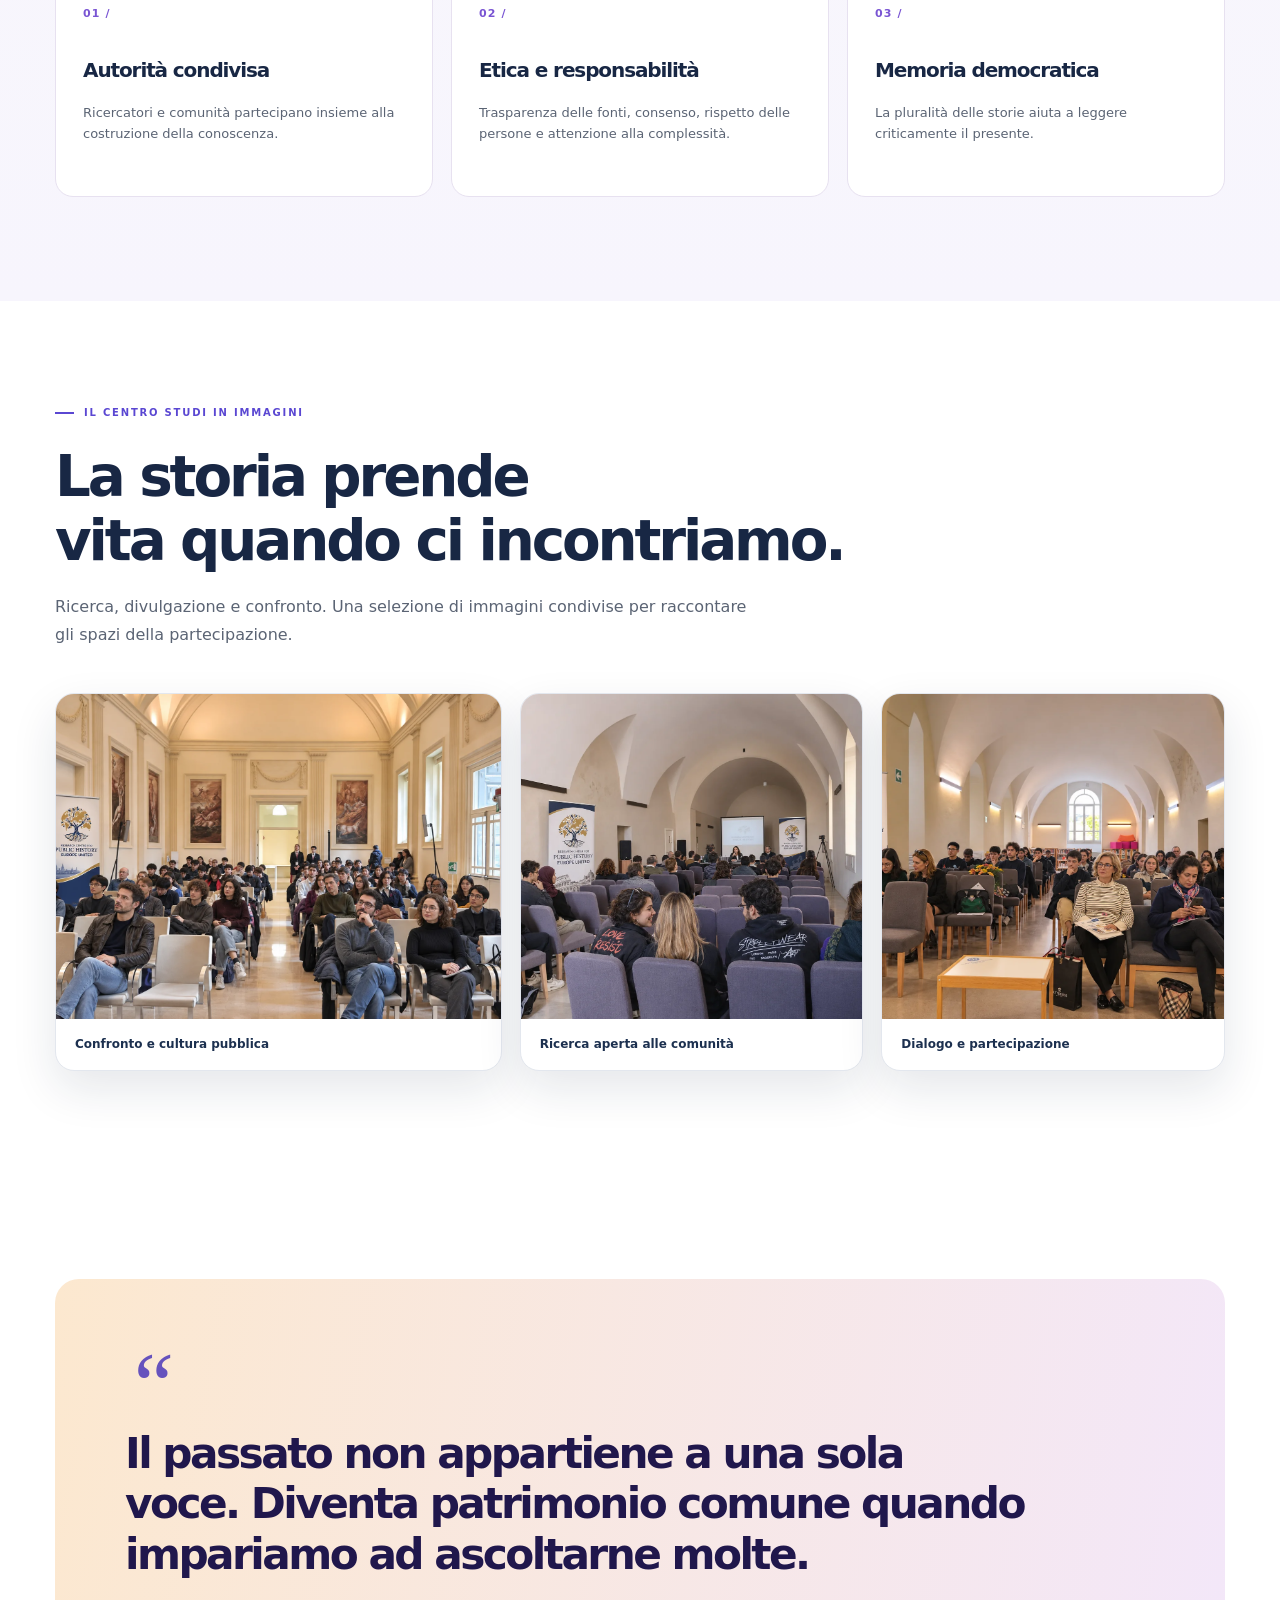
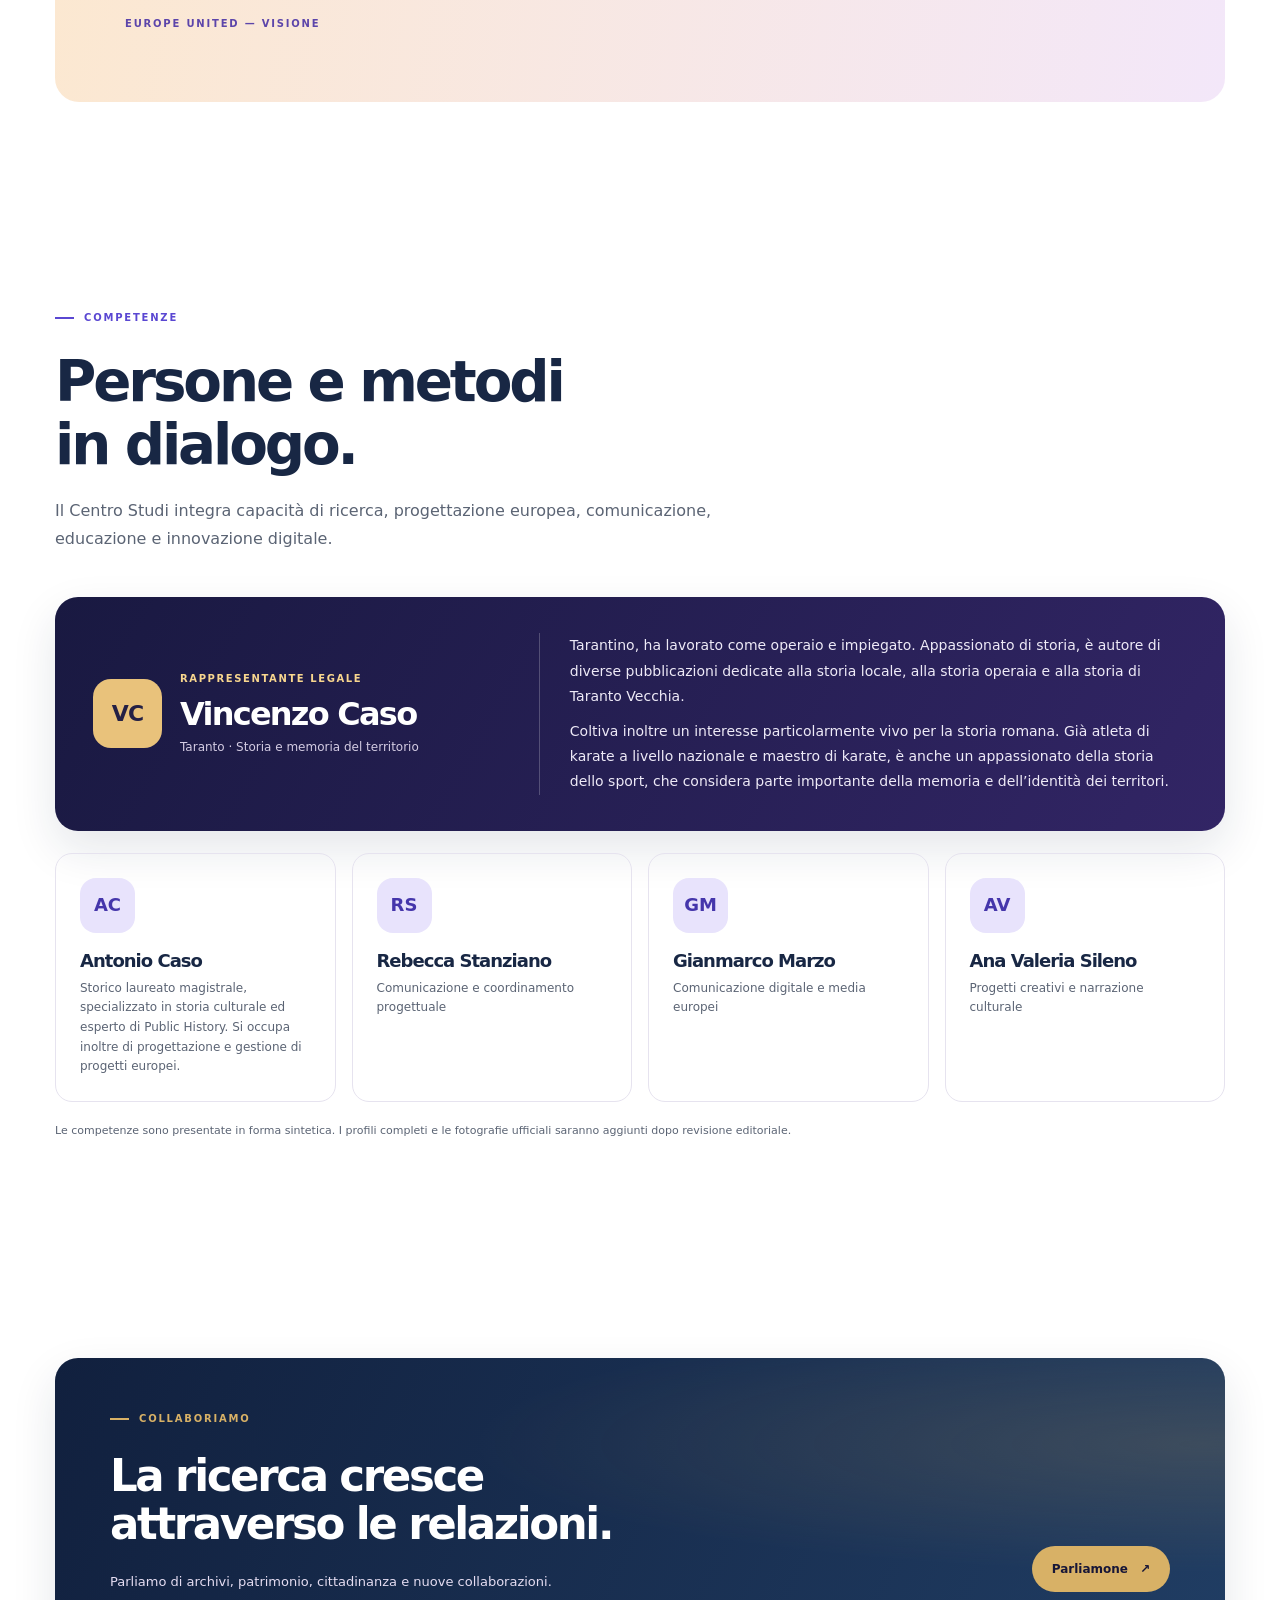
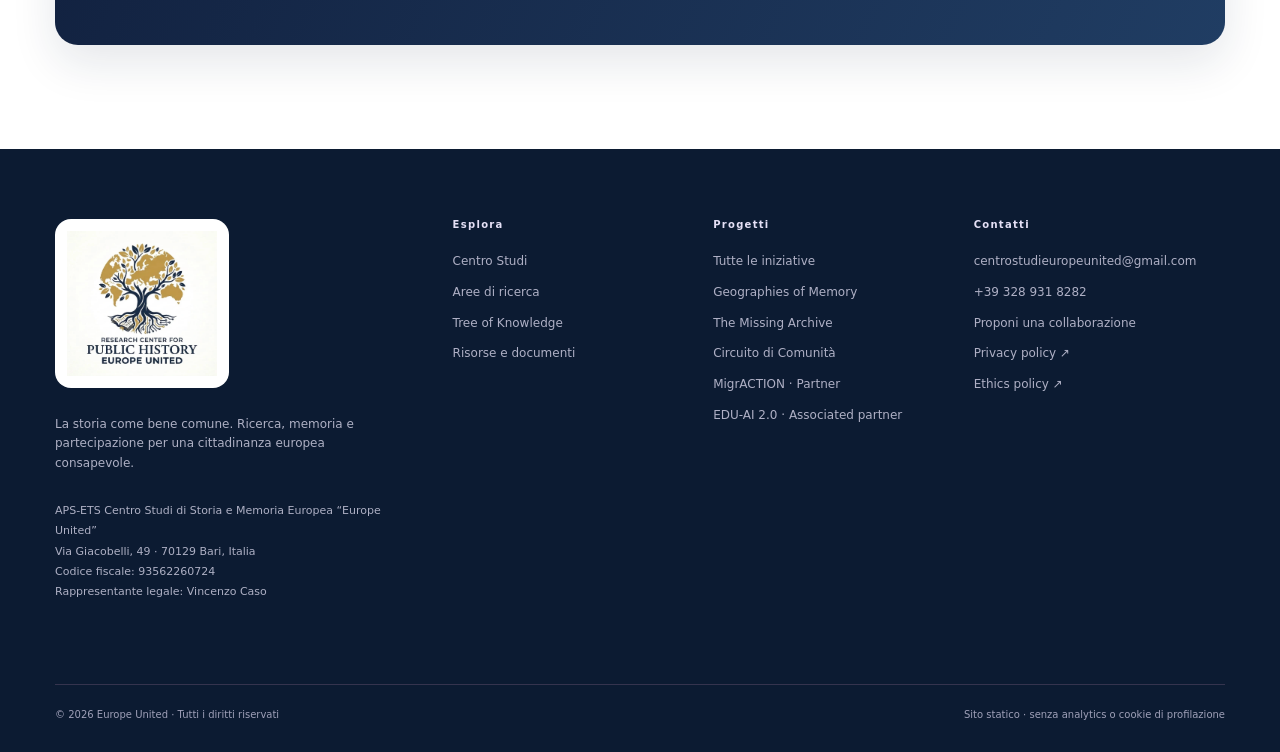
<file: centro-studi.html>
<!DOCTYPE html>

<html lang="it"><head><meta charset="utf-8"/><meta content="width=device-width,initial-scale=1" name="viewport"/><meta content="#101736" name="theme-color"/><meta content="Centro Studi di Storia e Memoria Europea Europe United" name="description"/><meta content="Centro Studi — Europe United" property="og:title"/><meta content="Centro Studi di Storia e Memoria Europea Europe United" property="og:description"/><meta content="website" property="og:type"/><meta content="logo-ufficiale-europe-united.jpg" property="og:image"/><link href="https://www.centrostudieuropeunited.eu/centro-studi.html" rel="canonical"/><link href="style.css?v=2.1" rel="stylesheet"/><title>Centro Studi | Europe United</title><link href="favicon-europe-united.png" rel="icon" type="image/png"/></head><body class="page-centro-studi"><a class="skip" href="#main">Vai al contenuto</a><header class="header" id="top"><div class="wrap nav"><a aria-label="Europe United homepage" class="brand" href="index.html"><img alt="" class="logo-emblem" height="50" src="emblema-europe-united.png" width="50"/><span class="brand-lockup"><span class="brand-text">EUROPE <span>UNITED</span></span><small>Centro Studi di Storia e Memoria Europea</small></span></a><nav aria-label="Navigazione principale" class="desktop-nav"><a href="index.html">Home</a><a aria-current="page" href="centro-studi.html">Centro Studi</a><a href="ricerca.html">Ricerca</a><a href="progetti.html">Progetti</a><a href="metodo.html">Il metodo</a><a href="risorse.html">Risorse</a><a href="contatti.html">Contatti</a></nav><div class="nav-tools"><a class="nav-cta" href="contatti.html">Scrivici <span>↗</span></a><button aria-controls="mobile-menu" aria-expanded="false" aria-label="Apri il menu" class="menu-btn" type="button"><span></span><span></span><span></span></button></div></div><nav aria-label="Menu mobile" class="mobile-menu" hidden="" id="mobile-menu"><a href="index.html">Home</a><a href="centro-studi.html">Centro Studi</a><a href="ricerca.html">Ricerca</a><a href="progetti.html">Progetti</a><a href="metodo.html">Il metodo</a><a href="risorse.html">Risorse</a><a href="contatti.html">Contatti</a></nav></header><main id="main"><section class="subhero"><div class="subhero-orbit orbit-a"></div><div class="subhero-orbit orbit-b"></div><div class="wrap subhero-inner"><div class="eyebrow"><span class="eyebrow-line"></span>IL CENTRO STUDI</div><h1>Una storia condivisa.<br/><em>Una visione europea.</em></h1><p>Un Centro Studi indipendente che unisce ricerca, educazione e partecipazione civica, con radici in Puglia e uno sguardo europeo.</p><div class="pills"><span>Public History</span><span>European Memory</span><span>Civic Engagement</span></div></div></section><section class="wrap section-pad split-section"><div><div class="eyebrow"><span class="eyebrow-line"></span>CHI SIAMO</div><h2>La storia è una pratica sociale.</h2></div><div class="reading-copy"><p>Europe United è un’Associazione di Promozione Sociale – Ente del Terzo Settore dedicata alla storia, alla memoria e alla cittadinanza europea. Lavoriamo perché la conoscenza storica non resti confinata nelle università o negli archivi, ma contribuisca alla vita culturale e democratica delle comunità.</p><p>La nostra attività mette insieme Public History, storia orale, geografie della memoria, patrimonio culturale e strumenti digitali. Collaboriamo con scuole, musei, archivi, comuni, associazioni e cittadini.</p><p>Dedichiamo particolare attenzione alle aree rurali e periferiche, alle trasformazioni dei territori e alle voci che spesso restano fuori dai racconti dominanti.</p></div></section><section class="section-soft section-pad"><div class="wrap"><div class="section-head"><div class="eyebrow"><span class="eyebrow-line"></span>PRINCIPI</div><h2>Rigore scientifico.<br/>Accessibilità pubblica.</h2></div><div class="three-columns"><article class="number-card"><span>01 /</span><h3>Autorità condivisa</h3><p>Ricercatori e comunità partecipano insieme alla costruzione della conoscenza.</p></article><article class="number-card"><span>02 /</span><h3>Etica e responsabilità</h3><p>Trasparenza delle fonti, consenso, rispetto delle persone e attenzione alla complessità.</p></article><article class="number-card"><span>03 /</span><h3>Memoria democratica</h3><p>La pluralità delle storie aiuta a leggere criticamente il presente.</p></article></div></div></section><section class="wrap section-pad moments-section" id="momenti-centro-studi"><div class="section-head"><div class="eyebrow"><span class="eyebrow-line"></span>IL CENTRO STUDI IN IMMAGINI</div><h2>La storia prende<br/>vita quando ci incontriamo.</h2><p class="lead">Ricerca, divulgazione e confronto. Una selezione di immagini condivise per raccontare gli spazi della partecipazione.</p></div><div class="moments-grid"><figure class="moment moment-large"><img alt="Pubblico durante un incontro dedicato alla Public History con i banner del Centro Studi Europe United" height="941" loading="lazy" src="evento-auditorium.webp" width="1672"/><figcaption>Confronto e cultura pubblica</figcaption></figure><figure class="moment"><img alt="Evento del Centro Studi Europe United in una sala con volte storiche e pubblico presente" height="1448" loading="lazy" src="evento-sala.webp" width="1086"/><figcaption>Ricerca aperta alle comunità</figcaption></figure><figure class="moment"><img alt="Partecipanti a un incontro del Centro Studi Europe United con i banner raffiguranti il logo" height="941" loading="lazy" src="evento-incontro.webp" width="1672"/><figcaption>Dialogo e partecipazione</figcaption></figure></div></section><section class="wrap section-pad"><div class="quote-panel"><span class="quote-mark">“</span><blockquote>Il passato non appartiene a una sola voce. Diventa patrimonio comune quando impariamo ad ascoltarne molte.</blockquote><div>EUROPE UNITED — VISIONE</div></div></section><section class="wrap section-pad"><div class="section-head"><div class="eyebrow"><span class="eyebrow-line"></span>COMPETENZE</div><h2>Persone e metodi<br/>in dialogo.</h2><p class="lead">Il Centro Studi integra capacità di ricerca, progettazione europea, comunicazione, educazione e innovazione digitale.</p></div><article aria-labelledby="representative-name" class="representative-feature">
<div class="representative-identity">
<span aria-hidden="true" class="representative-initials">VC</span>
<div>
<div class="representative-label">RAPPRESENTANTE LEGALE</div>
<h3 id="representative-name">Vincenzo Caso</h3>
<p class="representative-origin">Taranto · Storia e memoria del territorio</p>
</div>
</div>
<div class="representative-biography">
<p>Tarantino, ha lavorato come operaio e impiegato. Appassionato di storia, è autore di diverse pubblicazioni dedicate alla storia locale, alla storia operaia e alla storia di Taranto Vecchia.</p>
<p>Coltiva inoltre un interesse particolarmente vivo per la storia romana. Già atleta di karate a livello nazionale e maestro di karate, è anche un appassionato della storia dello sport, che considera parte importante della memoria e dell’identità dei territori.</p>
</div>
</article><div class="person-grid"><div class="person"><span class="person-avatar">AC</span><h3>Antonio Caso</h3><p>Storico laureato magistrale, specializzato in storia culturale ed esperto di Public History. Si occupa inoltre di progettazione e gestione di progetti europei.</p></div><div class="person"><span class="person-avatar">RS</span><h3>Rebecca Stanziano</h3><p>Comunicazione e coordinamento progettuale</p></div><div class="person"><span class="person-avatar">GM</span><h3>Gianmarco Marzo</h3><p>Comunicazione digitale e media europei</p></div><div class="person"><span class="person-avatar">AV</span><h3>Ana Valeria Sileno</h3><p>Progetti creativi e narrazione culturale</p></div></div><p class="small-muted">Le competenze sono presentate in forma sintetica. I profili completi e le fotografie ufficiali saranno aggiunti dopo revisione editoriale.</p></section><section class="wrap section-pad"><div class="callout callout-dark"><div class="callout-copy"><div class="eyebrow"><span class="eyebrow-line"></span>COLLABORIAMO</div><h2>La ricerca cresce<br/>attraverso le relazioni.</h2><p>Parliamo di archivi, patrimonio, cittadinanza e nuove collaborazioni.</p></div><a class="btn btn-primary" href="contatti.html">Parliamone <span aria-hidden="true">↗</span></a></div></section></main><footer class="footer"><div class="wrap"><div class="footer-top"><div class="footer-about"><a aria-label="Europe United — homepage" class="brand brand-footer" href="index.html"><img alt="Logo ufficiale del Research Center for Public History – Europe United" class="footer-official-logo" height="187" src="logo-ufficiale-europe-united.webp" width="194"/></a><p>La storia come bene comune. Ricerca, memoria e partecipazione per una cittadinanza europea consapevole.</p><p class="legal">APS-ETS Centro Studi di Storia e Memoria Europea “Europe United”<br/>Via Giacobelli, 49 · 70129 Bari, Italia<br/>Codice fiscale: 93562260724<br/>Rappresentante legale: Vincenzo Caso</p></div><div><h4>Esplora</h4><a href="centro-studi.html">Centro Studi</a><a href="ricerca.html">Aree di ricerca</a><a href="metodo.html">Tree of Knowledge</a><a href="risorse.html">Risorse e documenti</a></div><div><h4>Progetti</h4><a href="progetti.html">Tutte le iniziative</a><a href="geografie-della-memoria.html">Geographies of Memory</a><a href="the-missing-archive.html">The Missing Archive</a><a href="circuito-di-comunita.html">Circuito di Comunità</a><a href="migraction.html">MigrACTION · Partner</a><a href="edu-ai-2-0.html">EDU-AI 2.0 · Associated partner</a></div><div><h4>Contatti</h4><a href="mailto:centrostudieuropeunited@gmail.com">centrostudieuropeunited@gmail.com</a><a href="tel:+393289318282">+39 328 931 8282</a><a href="contatti.html">Proponi una collaborazione</a><a href="https://drive.google.com/file/d/1weFDcxnpTUe4S-KqmKsupz9_xfc2zkfc/view?usp=sharing" rel="noopener noreferrer" target="_blank">Privacy policy ↗</a><a href="https://drive.google.com/file/d/15YGdYE7dmvOxnIXNmNFYCHbUGpnABIF7/view?usp=sharing" rel="noopener noreferrer" target="_blank">Ethics policy ↗</a></div></div><div class="footer-bottom"><span>© 2026 Europe United · Tutti i diritti riservati</span><span>Sito statico · senza analytics o cookie di profilazione</span></div></div></footer><script defer="" src="site.js?v=2.0"></script></body></html>
</file>
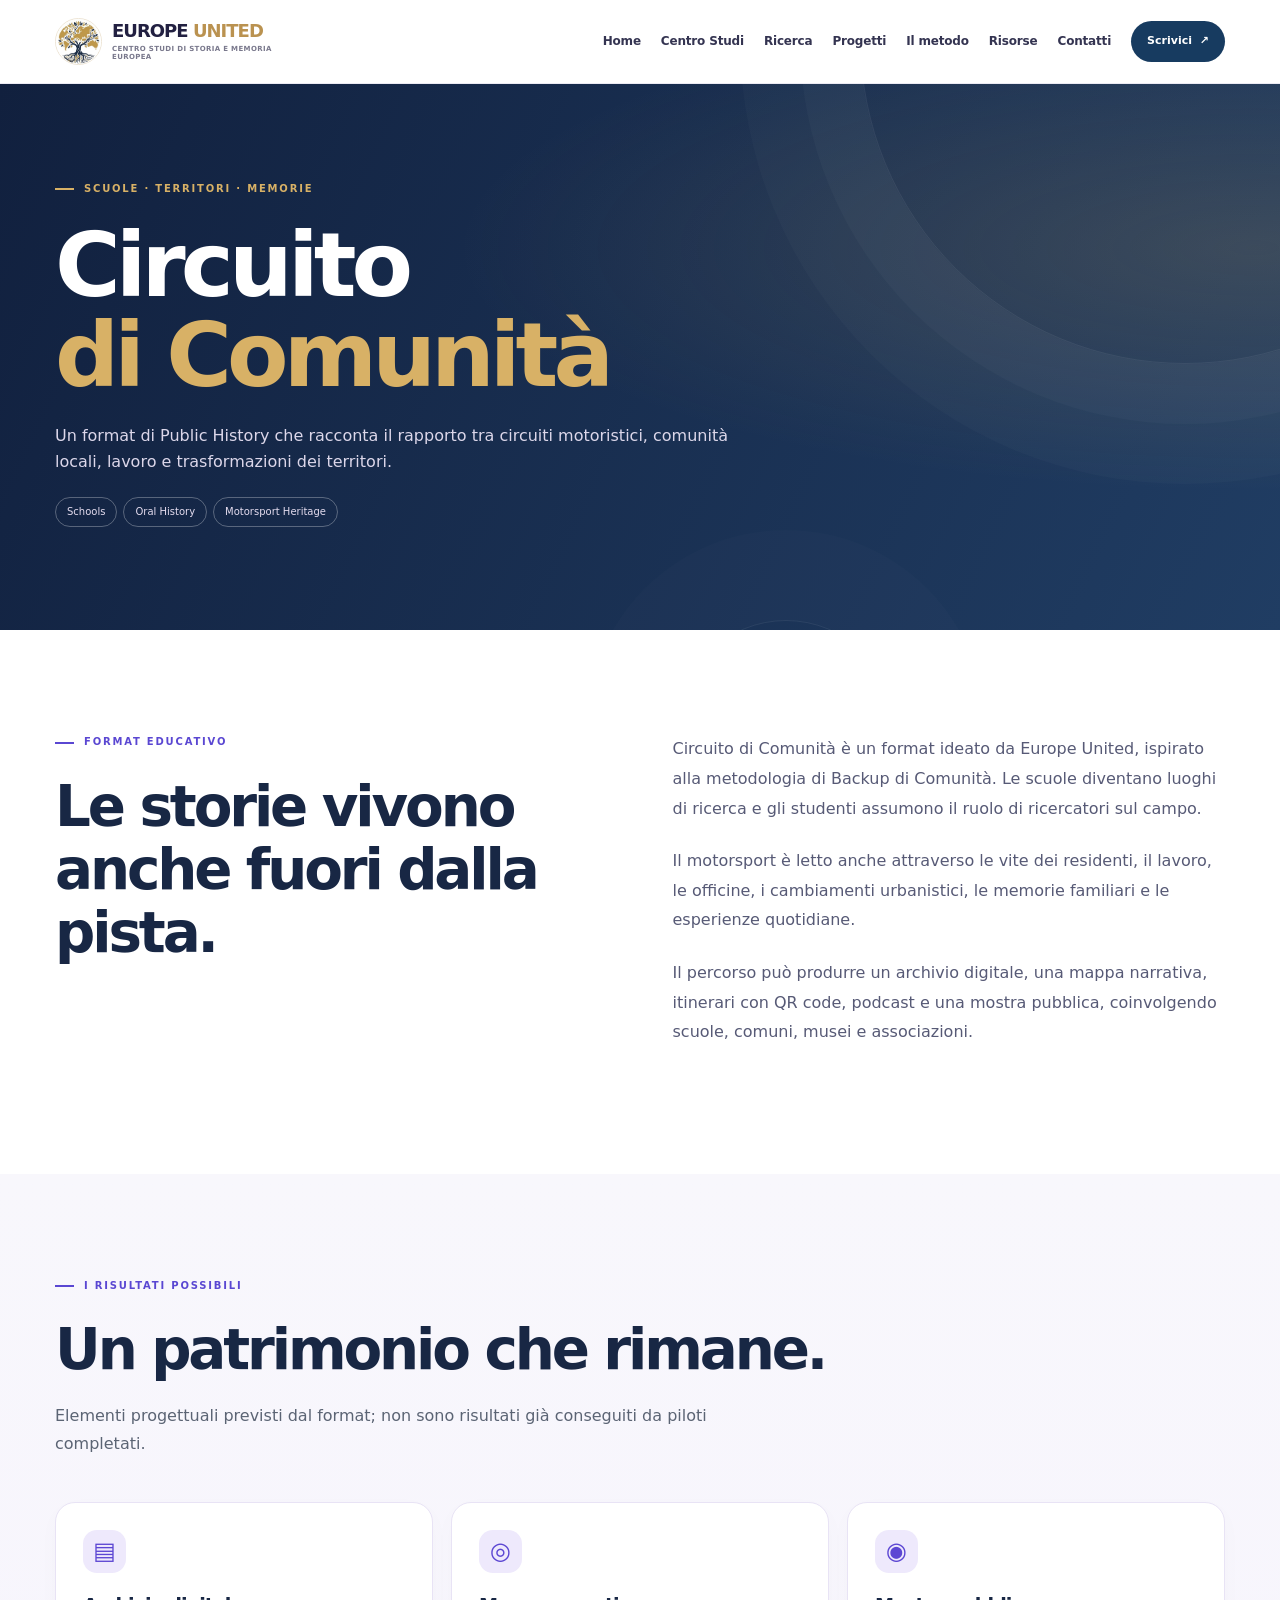
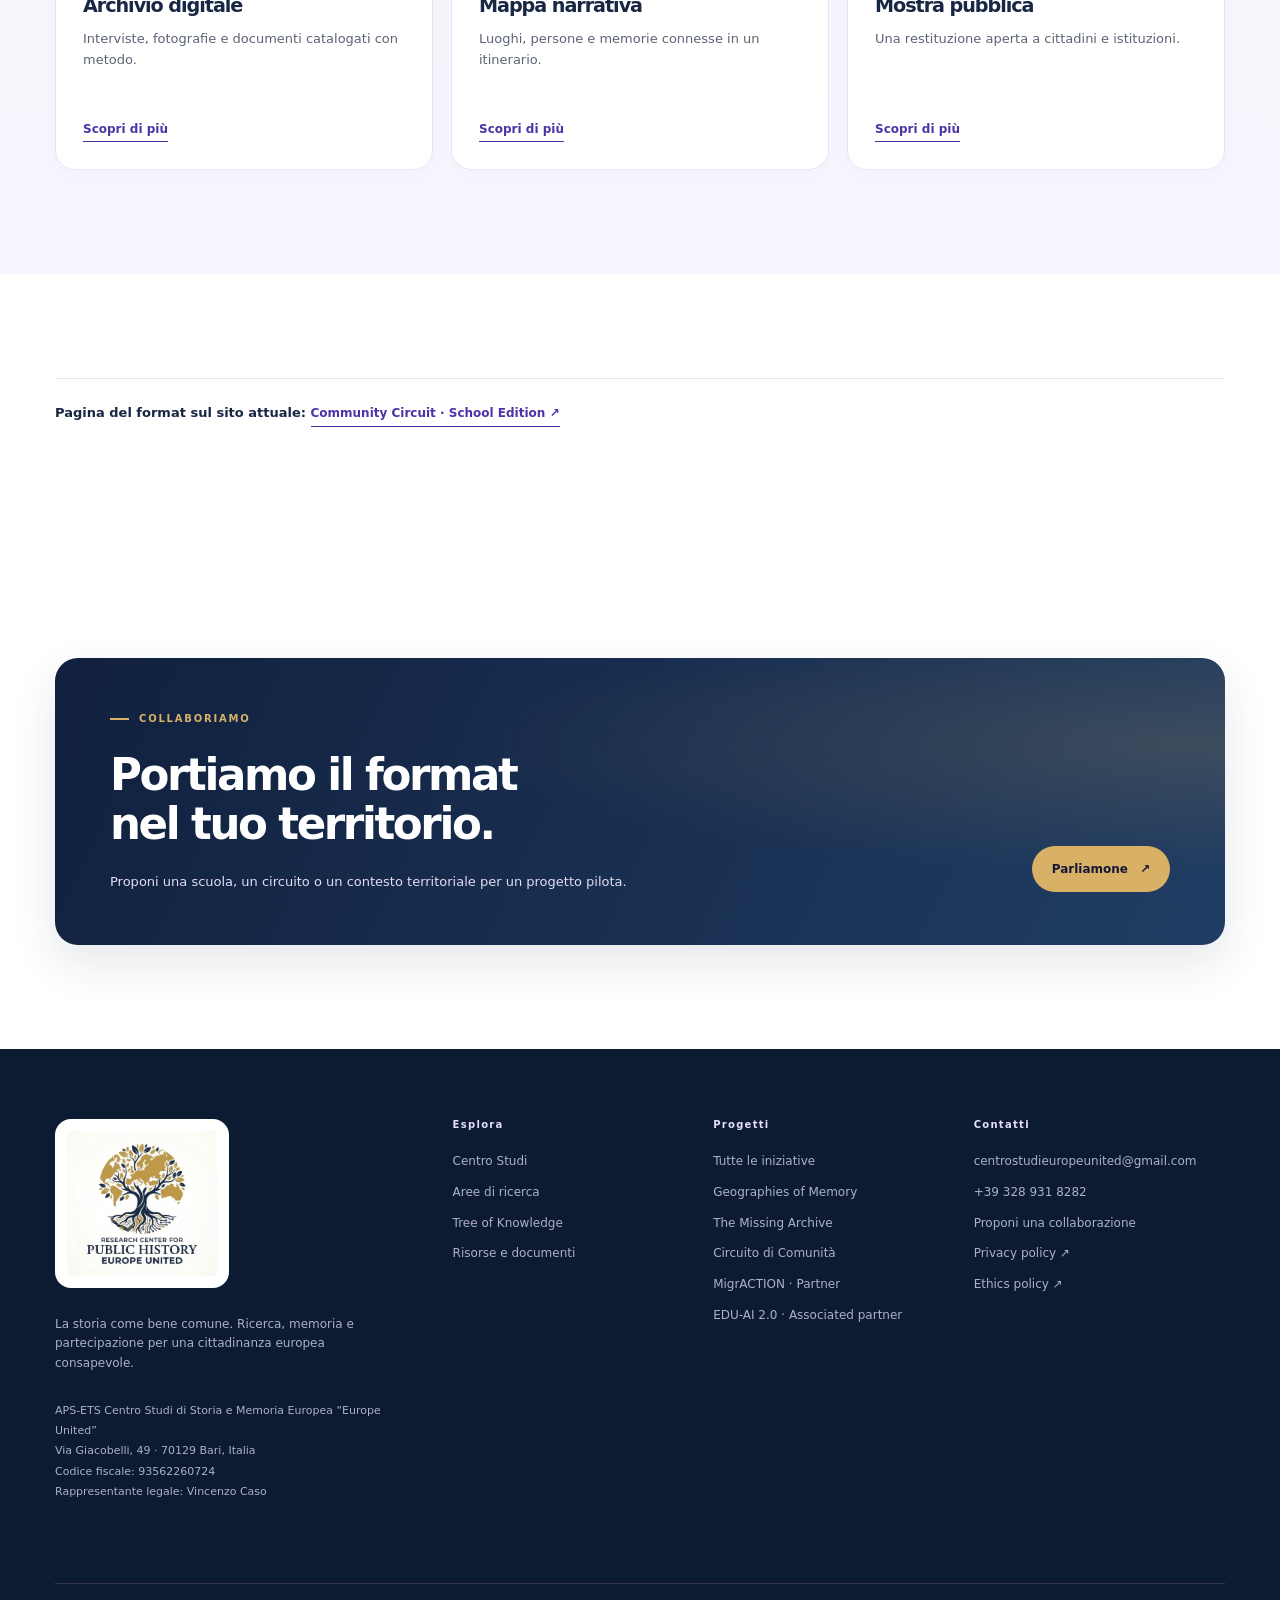
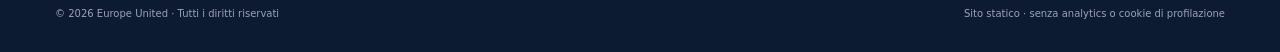
<file: circuito-di-comunita.html>
<!DOCTYPE html>
<html lang="it"><head><meta charset="utf-8"/><meta content="width=device-width,initial-scale=1" name="viewport"/><meta content="#101736" name="theme-color"/><meta content="Public History dei territori del motorsport" name="description"/><meta content="Circuito di Comunità — Europe United" property="og:title"/><meta content="Public History dei territori del motorsport" property="og:description"/><meta content="website" property="og:type"/><meta content="logo-ufficiale-europe-united.jpg" property="og:image"/><link href="https://www.centrostudieuropeunited.eu/circuito-di-comunita.html" rel="canonical"/><link href="style.css?v=2.1" rel="stylesheet"/><title>Circuito di Comunità | Europe United</title><link href="favicon-europe-united.png" rel="icon" type="image/png"/></head><body class="page-circuito-di-comunita"><a class="skip" href="#main">Vai al contenuto</a><header class="header" id="top"><div class="wrap nav"><a aria-label="Europe United homepage" class="brand" href="index.html"><img alt="" class="logo-emblem" height="50" src="emblema-europe-united.png" width="50"/><span class="brand-lockup"><span class="brand-text">EUROPE <span>UNITED</span></span><small>Centro Studi di Storia e Memoria Europea</small></span></a><nav aria-label="Navigazione principale" class="desktop-nav"><a href="index.html">Home</a><a href="centro-studi.html">Centro Studi</a><a href="ricerca.html">Ricerca</a><a href="progetti.html">Progetti</a><a href="metodo.html">Il metodo</a><a href="risorse.html">Risorse</a><a href="contatti.html">Contatti</a></nav><div class="nav-tools"><a class="nav-cta" href="contatti.html">Scrivici <span>↗</span></a><button aria-controls="mobile-menu" aria-expanded="false" aria-label="Apri il menu" class="menu-btn" type="button"><span></span><span></span><span></span></button></div></div><nav aria-label="Menu mobile" class="mobile-menu" hidden="" id="mobile-menu"><a href="index.html">Home</a><a href="centro-studi.html">Centro Studi</a><a href="ricerca.html">Ricerca</a><a href="progetti.html">Progetti</a><a href="metodo.html">Il metodo</a><a href="risorse.html">Risorse</a><a href="contatti.html">Contatti</a></nav></header><main id="main"><section class="subhero"><div class="subhero-orbit orbit-a"></div><div class="subhero-orbit orbit-b"></div><div class="wrap subhero-inner"><div class="eyebrow"><span class="eyebrow-line"></span>SCUOLE · TERRITORI · MEMORIE</div><h1>Circuito<br/><em>di Comunità</em></h1><p>Un format di Public History che racconta il rapporto tra circuiti motoristici, comunità locali, lavoro e trasformazioni dei territori.</p><div class="pills"><span>Schools</span><span>Oral History</span><span>Motorsport Heritage</span></div></div></section><section class="wrap section-pad split-section"><div><div class="eyebrow"><span class="eyebrow-line"></span>FORMAT EDUCATIVO</div><h2>Le storie vivono<br/>anche fuori dalla pista.</h2></div><div class="reading-copy"><p>Circuito di Comunità è un format ideato da Europe United, ispirato alla metodologia di Backup di Comunità. Le scuole diventano luoghi di ricerca e gli studenti assumono il ruolo di ricercatori sul campo.</p><p>Il motorsport è letto anche attraverso le vite dei residenti, il lavoro, le officine, i cambiamenti urbanistici, le memorie familiari e le esperienze quotidiane.</p><p>Il percorso può produrre un archivio digitale, una mappa narrativa, itinerari con QR code, podcast e una mostra pubblica, coinvolgendo scuole, comuni, musei e associazioni.</p></div></section><section class="section-soft section-pad"><div class="wrap"><div class="section-head"><div class="eyebrow"><span class="eyebrow-line"></span>I RISULTATI POSSIBILI</div><h2>Un patrimonio che rimane.</h2><p class="lead">Elementi progettuali previsti dal format; non sono risultati già conseguiti da piloti completati.</p></div><div class="feature-grid"><article class="feature-card reveal"><span aria-hidden="true" class="mini-icon">▤</span><h3>Archivio digitale</h3><p>Interviste, fotografie e documenti catalogati con metodo.</p><a class="text-link" href="circuito-di-comunita.html">Scopri di più</a></article><article class="feature-card reveal"><span aria-hidden="true" class="mini-icon">◎</span><h3>Mappa narrativa</h3><p>Luoghi, persone e memorie connesse in un itinerario.</p><a class="text-link" href="circuito-di-comunita.html">Scopri di più</a></article><article class="feature-card reveal"><span aria-hidden="true" class="mini-icon">◉</span><h3>Mostra pubblica</h3><p>Una restituzione aperta a cittadini e istituzioni.</p><a class="text-link" href="circuito-di-comunita.html">Scopri di più</a></article></div></div></section><section class="wrap section-pad"><div class="source-line">Pagina del format sul sito attuale: <a class="text-link" href="https://sites.google.com/cultum.org/europeunited/projects/circuit-of-community-school-edition" rel="noopener noreferrer" target="_blank">Community Circuit · School Edition <span aria-hidden="true">↗</span></a></div></section><section class="wrap section-pad"><div class="callout callout-dark"><div class="callout-copy"><div class="eyebrow"><span class="eyebrow-line"></span>COLLABORIAMO</div><h2>Portiamo il format<br/>nel tuo territorio.</h2><p>Proponi una scuola, un circuito o un contesto territoriale per un progetto pilota.</p></div><a class="btn btn-primary" href="contatti.html">Parliamone <span aria-hidden="true">↗</span></a></div></section></main><footer class="footer"><div class="wrap"><div class="footer-top"><div class="footer-about"><a aria-label="Europe United — homepage" class="brand brand-footer" href="index.html"><img alt="Logo ufficiale del Research Center for Public History – Europe United" class="footer-official-logo" height="187" src="logo-ufficiale-europe-united.webp" width="194"/></a><p>La storia come bene comune. Ricerca, memoria e partecipazione per una cittadinanza europea consapevole.</p><p class="legal">APS-ETS Centro Studi di Storia e Memoria Europea “Europe United”<br/>Via Giacobelli, 49 · 70129 Bari, Italia<br/>Codice fiscale: 93562260724<br/>Rappresentante legale: Vincenzo Caso</p></div><div><h4>Esplora</h4><a href="centro-studi.html">Centro Studi</a><a href="ricerca.html">Aree di ricerca</a><a href="metodo.html">Tree of Knowledge</a><a href="risorse.html">Risorse e documenti</a></div><div><h4>Progetti</h4><a href="progetti.html">Tutte le iniziative</a><a href="geografie-della-memoria.html">Geographies of Memory</a><a href="the-missing-archive.html">The Missing Archive</a><a href="circuito-di-comunita.html">Circuito di Comunità</a><a href="migraction.html">MigrACTION · Partner</a><a href="edu-ai-2-0.html">EDU-AI 2.0 · Associated partner</a></div><div><h4>Contatti</h4><a href="mailto:centrostudieuropeunited@gmail.com">centrostudieuropeunited@gmail.com</a><a href="tel:+393289318282">+39 328 931 8282</a><a href="contatti.html">Proponi una collaborazione</a><a href="https://drive.google.com/file/d/1weFDcxnpTUe4S-KqmKsupz9_xfc2zkfc/view?usp=sharing" rel="noopener noreferrer" target="_blank">Privacy policy ↗</a><a href="https://drive.google.com/file/d/15YGdYE7dmvOxnIXNmNFYCHbUGpnABIF7/view?usp=sharing" rel="noopener noreferrer" target="_blank">Ethics policy ↗</a></div></div><div class="footer-bottom"><span>© 2026 Europe United · Tutti i diritti riservati</span><span>Sito statico · senza analytics o cookie di profilazione</span></div></div></footer><script defer="" src="site.js?v=2.0"></script></body></html>
</file>
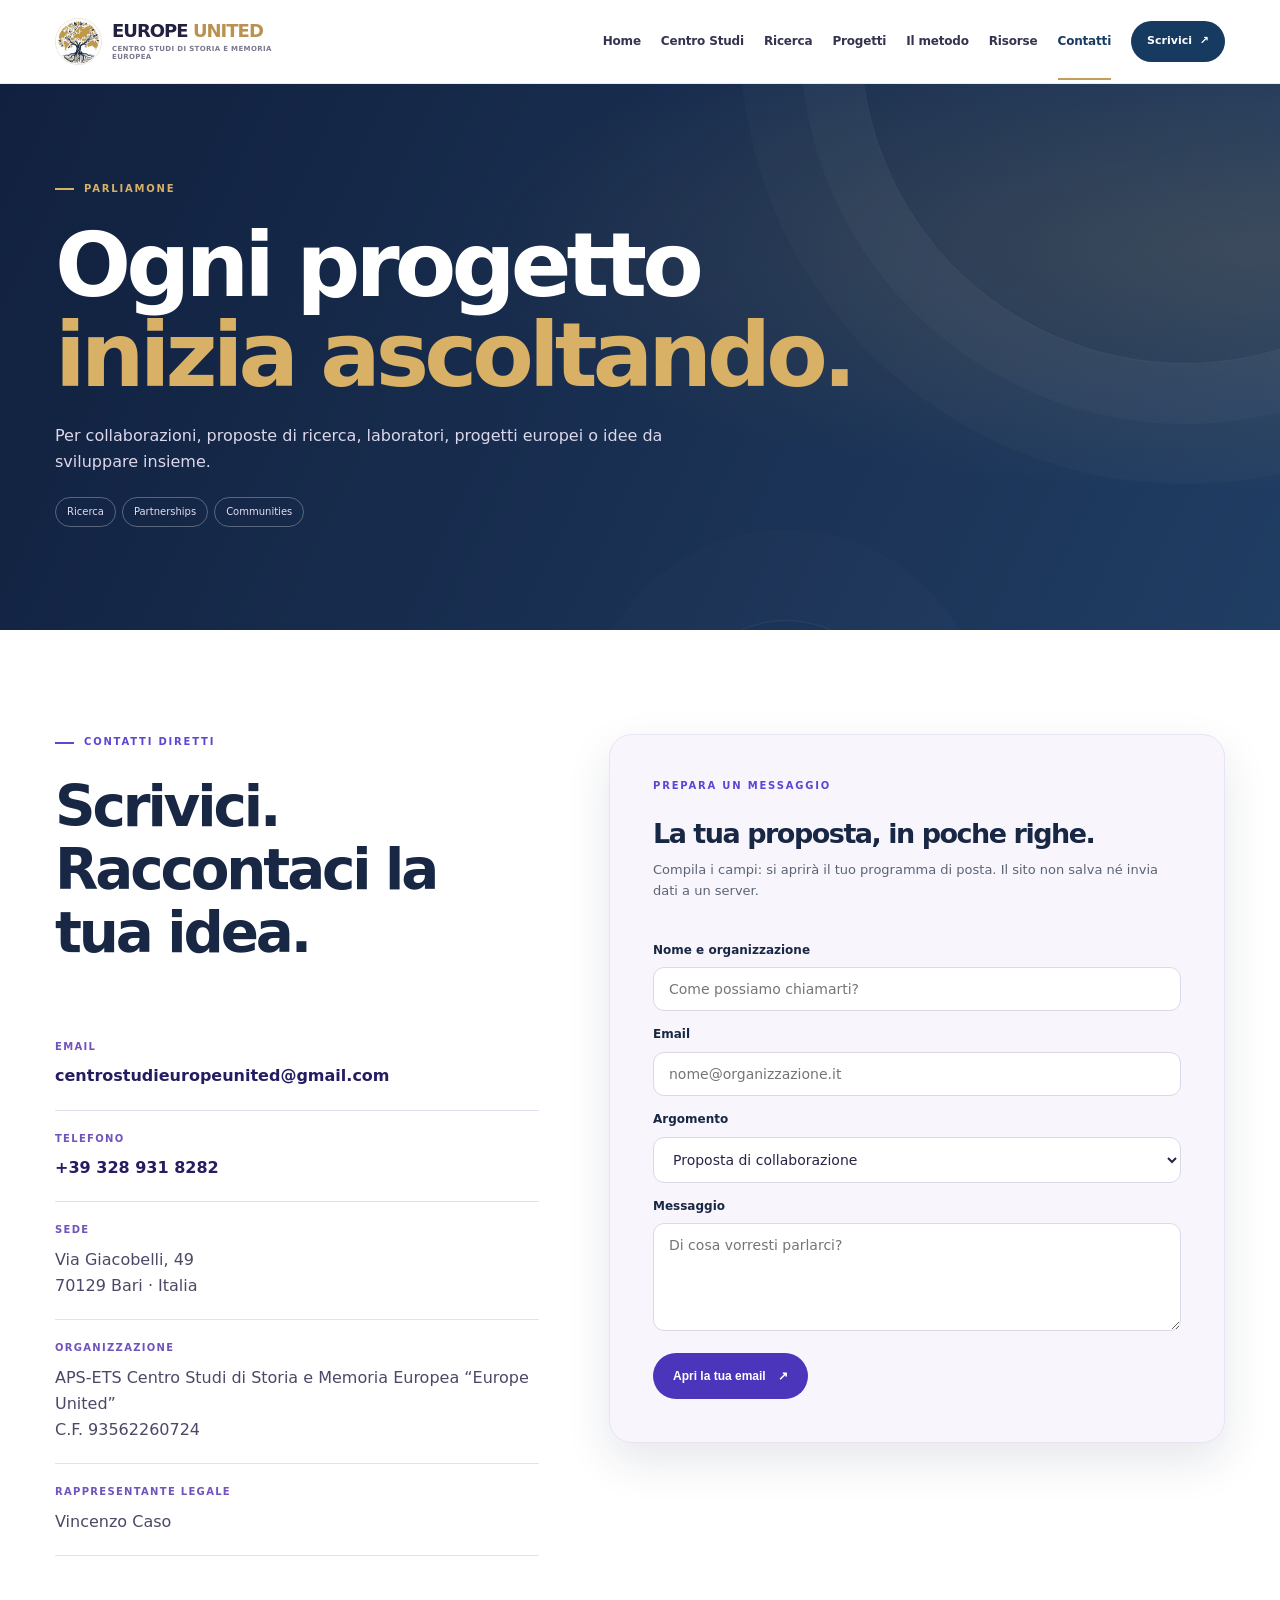
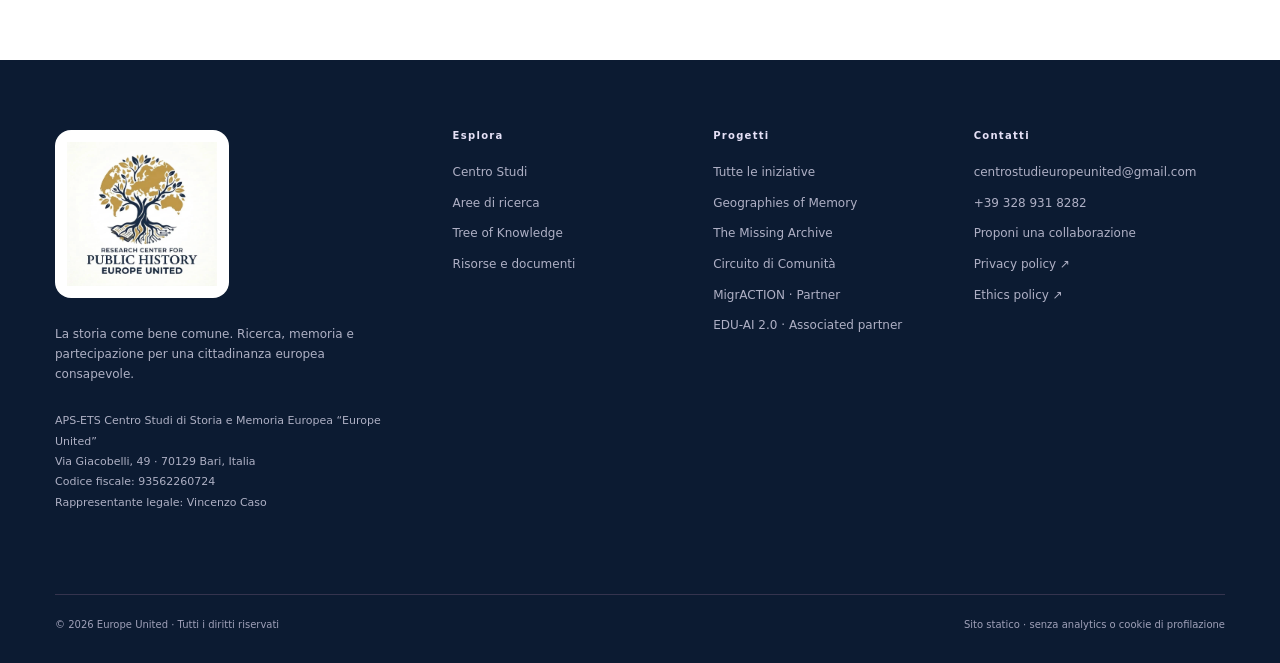
<file: contatti.html>
<!DOCTYPE html>

<html lang="it"><head><meta charset="utf-8"/><meta content="width=device-width,initial-scale=1" name="viewport"/><meta content="#101736" name="theme-color"/><meta content="Contatta il Centro Studi Europe United" name="description"/><meta content="Contatti — Europe United" property="og:title"/><meta content="Contatta il Centro Studi Europe United" property="og:description"/><meta content="website" property="og:type"/><meta content="logo-ufficiale-europe-united.jpg" property="og:image"/><link href="https://www.centrostudieuropeunited.eu/contatti.html" rel="canonical"/><link href="style.css?v=2.1" rel="stylesheet"/><title>Contatti | Europe United</title><link href="favicon-europe-united.png" rel="icon" type="image/png"/></head><body class="page-contatti"><a class="skip" href="#main">Vai al contenuto</a><header class="header" id="top"><div class="wrap nav"><a aria-label="Europe United homepage" class="brand" href="index.html"><img alt="" class="logo-emblem" height="50" src="emblema-europe-united.png" width="50"/><span class="brand-lockup"><span class="brand-text">EUROPE <span>UNITED</span></span><small>Centro Studi di Storia e Memoria Europea</small></span></a><nav aria-label="Navigazione principale" class="desktop-nav"><a href="index.html">Home</a><a href="centro-studi.html">Centro Studi</a><a href="ricerca.html">Ricerca</a><a href="progetti.html">Progetti</a><a href="metodo.html">Il metodo</a><a href="risorse.html">Risorse</a><a aria-current="page" href="contatti.html">Contatti</a></nav><div class="nav-tools"><a class="nav-cta" href="contatti.html">Scrivici <span>↗</span></a><button aria-controls="mobile-menu" aria-expanded="false" aria-label="Apri il menu" class="menu-btn" type="button"><span></span><span></span><span></span></button></div></div><nav aria-label="Menu mobile" class="mobile-menu" hidden="" id="mobile-menu"><a href="index.html">Home</a><a href="centro-studi.html">Centro Studi</a><a href="ricerca.html">Ricerca</a><a href="progetti.html">Progetti</a><a href="metodo.html">Il metodo</a><a href="risorse.html">Risorse</a><a href="contatti.html">Contatti</a></nav></header><main id="main"><section class="subhero"><div class="subhero-orbit orbit-a"></div><div class="subhero-orbit orbit-b"></div><div class="wrap subhero-inner"><div class="eyebrow"><span class="eyebrow-line"></span>PARLIAMONE</div><h1>Ogni progetto<br/><em>inizia ascoltando.</em></h1><p>Per collaborazioni, proposte di ricerca, laboratori, progetti europei o idee da sviluppare insieme.</p><div class="pills"><span>Ricerca</span><span>Partnerships</span><span>Communities</span></div></div></section><section class="wrap section-pad contact-grid"><div class="contact-details"><div class="eyebrow"><span class="eyebrow-line"></span>CONTATTI DIRETTI</div><h2>Scrivici.<br/>Raccontaci la tua idea.</h2><div class="contact-row"><span>EMAIL</span><a href="mailto:centrostudieuropeunited@gmail.com">centrostudieuropeunited@gmail.com</a></div><div class="contact-row"><span>TELEFONO</span><a href="tel:+393289318282">+39 328 931 8282</a></div><div class="contact-row"><span>SEDE</span><p>Via Giacobelli, 49<br/>70129 Bari · Italia</p></div><div class="contact-row"><span>ORGANIZZAZIONE</span><p>APS-ETS Centro Studi di Storia e Memoria Europea “Europe United”<br/>C.F. 93562260724</p></div><div class="contact-row"><span>RAPPRESENTANTE LEGALE</span><p>Vincenzo Caso</p></div></div><div class="form-panel"><div class="eyebrow">PREPARA UN MESSAGGIO</div><h3>La tua proposta, in poche righe.</h3><p>Compila i campi: si aprirà il tuo programma di posta. Il sito non salva né invia dati a un server.</p><form id="contact-form"><label for="contact-name">Nome e organizzazione</label><input autocomplete="name" id="contact-name" name="name" placeholder="Come possiamo chiamarti?" required="" type="text"/><label for="contact-email">Email</label><input autocomplete="email" id="contact-email" name="email" placeholder="nome@organizzazione.it" required="" type="email"/><label for="contact-topic">Argomento</label><select id="contact-topic" name="topic"><option>Proposta di collaborazione</option><option>Ricerca e archivi</option><option>Laboratori e scuole</option><option>Progettazione europea</option><option>Altro</option></select><label for="contact-message">Messaggio</label><textarea id="contact-message" name="message" placeholder="Di cosa vorresti parlarci?" required="" rows="5"></textarea><button class="btn btn-primary" type="submit">Apri la tua email <span>↗</span></button><p aria-live="polite" class="form-note" id="form-feedback" role="status"></p></form></div></section></main><footer class="footer"><div class="wrap"><div class="footer-top"><div class="footer-about"><a aria-label="Europe United — homepage" class="brand brand-footer" href="index.html"><img alt="Logo ufficiale del Research Center for Public History – Europe United" class="footer-official-logo" height="187" src="logo-ufficiale-europe-united.webp" width="194"/></a><p>La storia come bene comune. Ricerca, memoria e partecipazione per una cittadinanza europea consapevole.</p><p class="legal">APS-ETS Centro Studi di Storia e Memoria Europea “Europe United”<br/>Via Giacobelli, 49 · 70129 Bari, Italia<br/>Codice fiscale: 93562260724<br/>Rappresentante legale: Vincenzo Caso</p></div><div><h4>Esplora</h4><a href="centro-studi.html">Centro Studi</a><a href="ricerca.html">Aree di ricerca</a><a href="metodo.html">Tree of Knowledge</a><a href="risorse.html">Risorse e documenti</a></div><div><h4>Progetti</h4><a href="progetti.html">Tutte le iniziative</a><a href="geografie-della-memoria.html">Geographies of Memory</a><a href="the-missing-archive.html">The Missing Archive</a><a href="circuito-di-comunita.html">Circuito di Comunità</a><a href="migraction.html">MigrACTION · Partner</a><a href="edu-ai-2-0.html">EDU-AI 2.0 · Associated partner</a></div><div><h4>Contatti</h4><a href="mailto:centrostudieuropeunited@gmail.com">centrostudieuropeunited@gmail.com</a><a href="tel:+393289318282">+39 328 931 8282</a><a href="contatti.html">Proponi una collaborazione</a><a href="https://drive.google.com/file/d/1weFDcxnpTUe4S-KqmKsupz9_xfc2zkfc/view?usp=sharing" rel="noopener noreferrer" target="_blank">Privacy policy ↗</a><a href="https://drive.google.com/file/d/15YGdYE7dmvOxnIXNmNFYCHbUGpnABIF7/view?usp=sharing" rel="noopener noreferrer" target="_blank">Ethics policy ↗</a></div></div><div class="footer-bottom"><span>© 2026 Europe United · Tutti i diritti riservati</span><span>Sito statico · senza analytics o cookie di profilazione</span></div></div></footer><script defer="" src="site.js?v=2.0"></script></body></html>
</file>
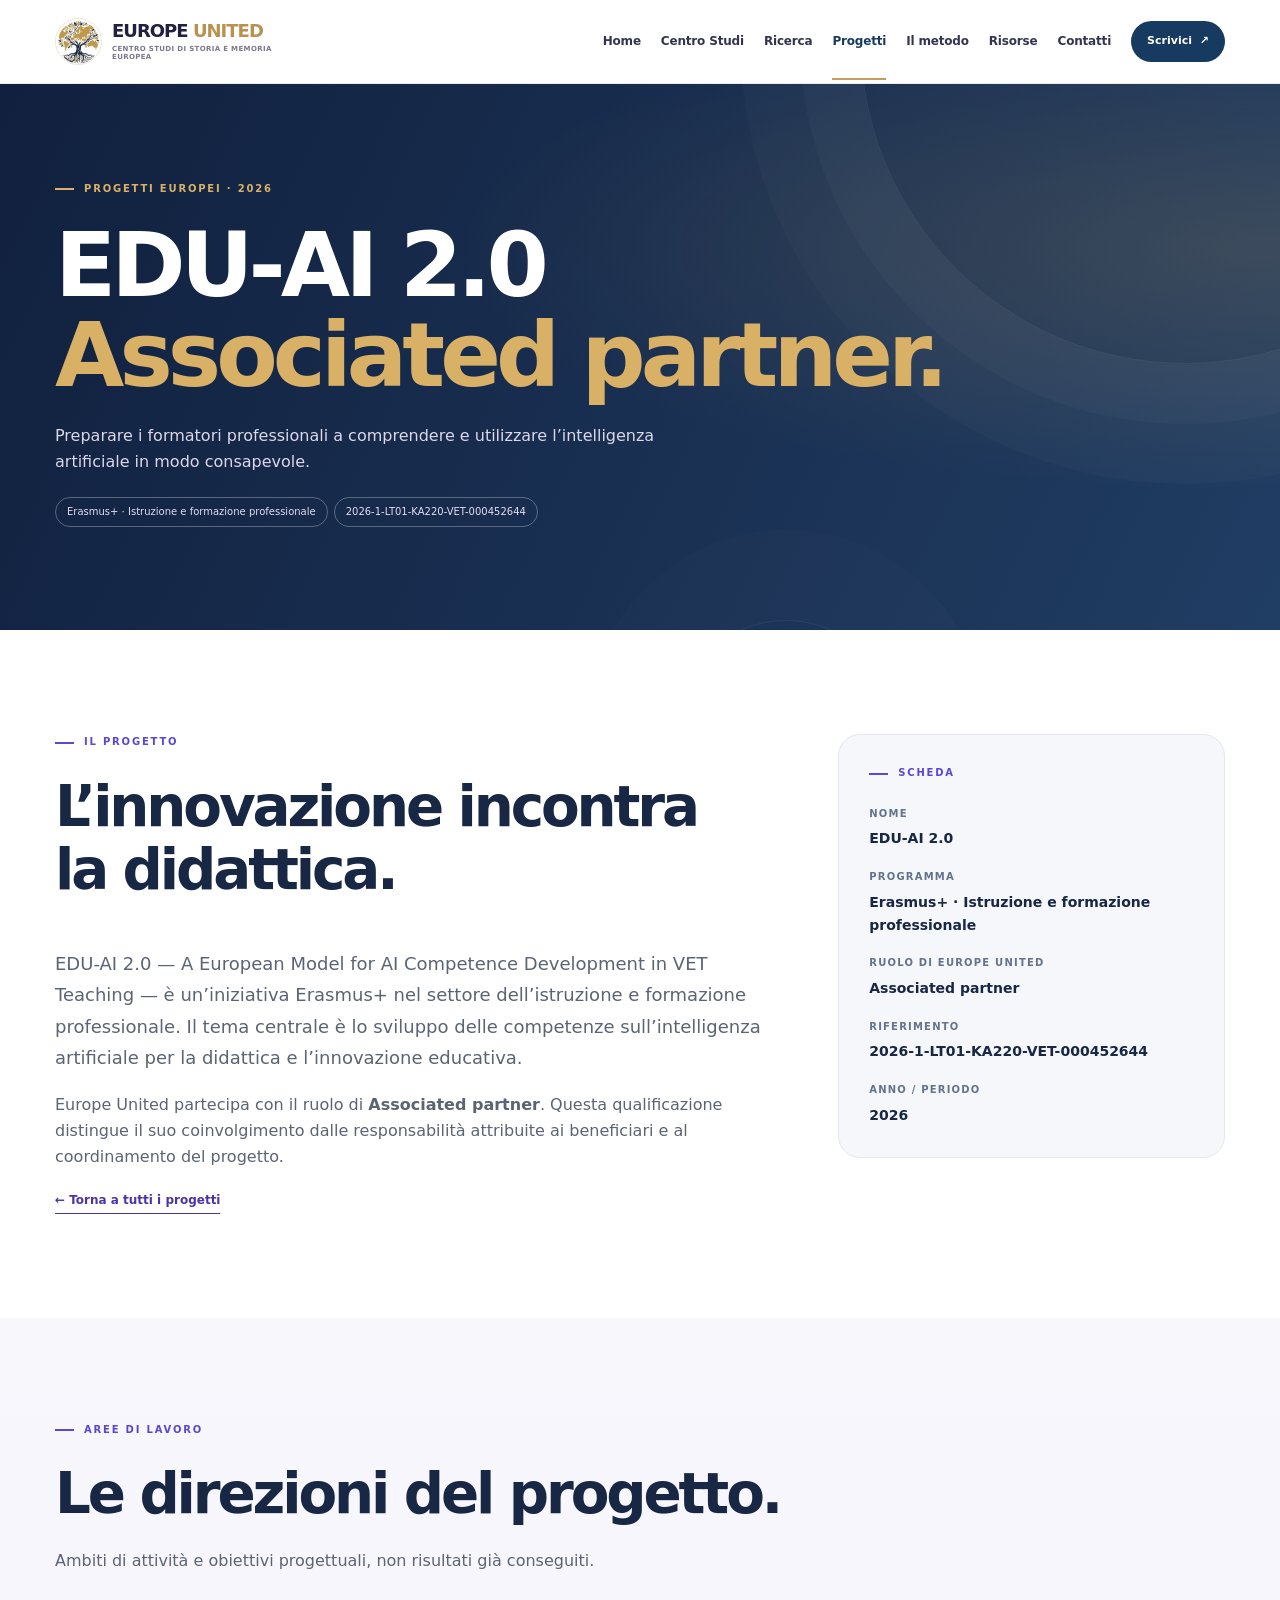
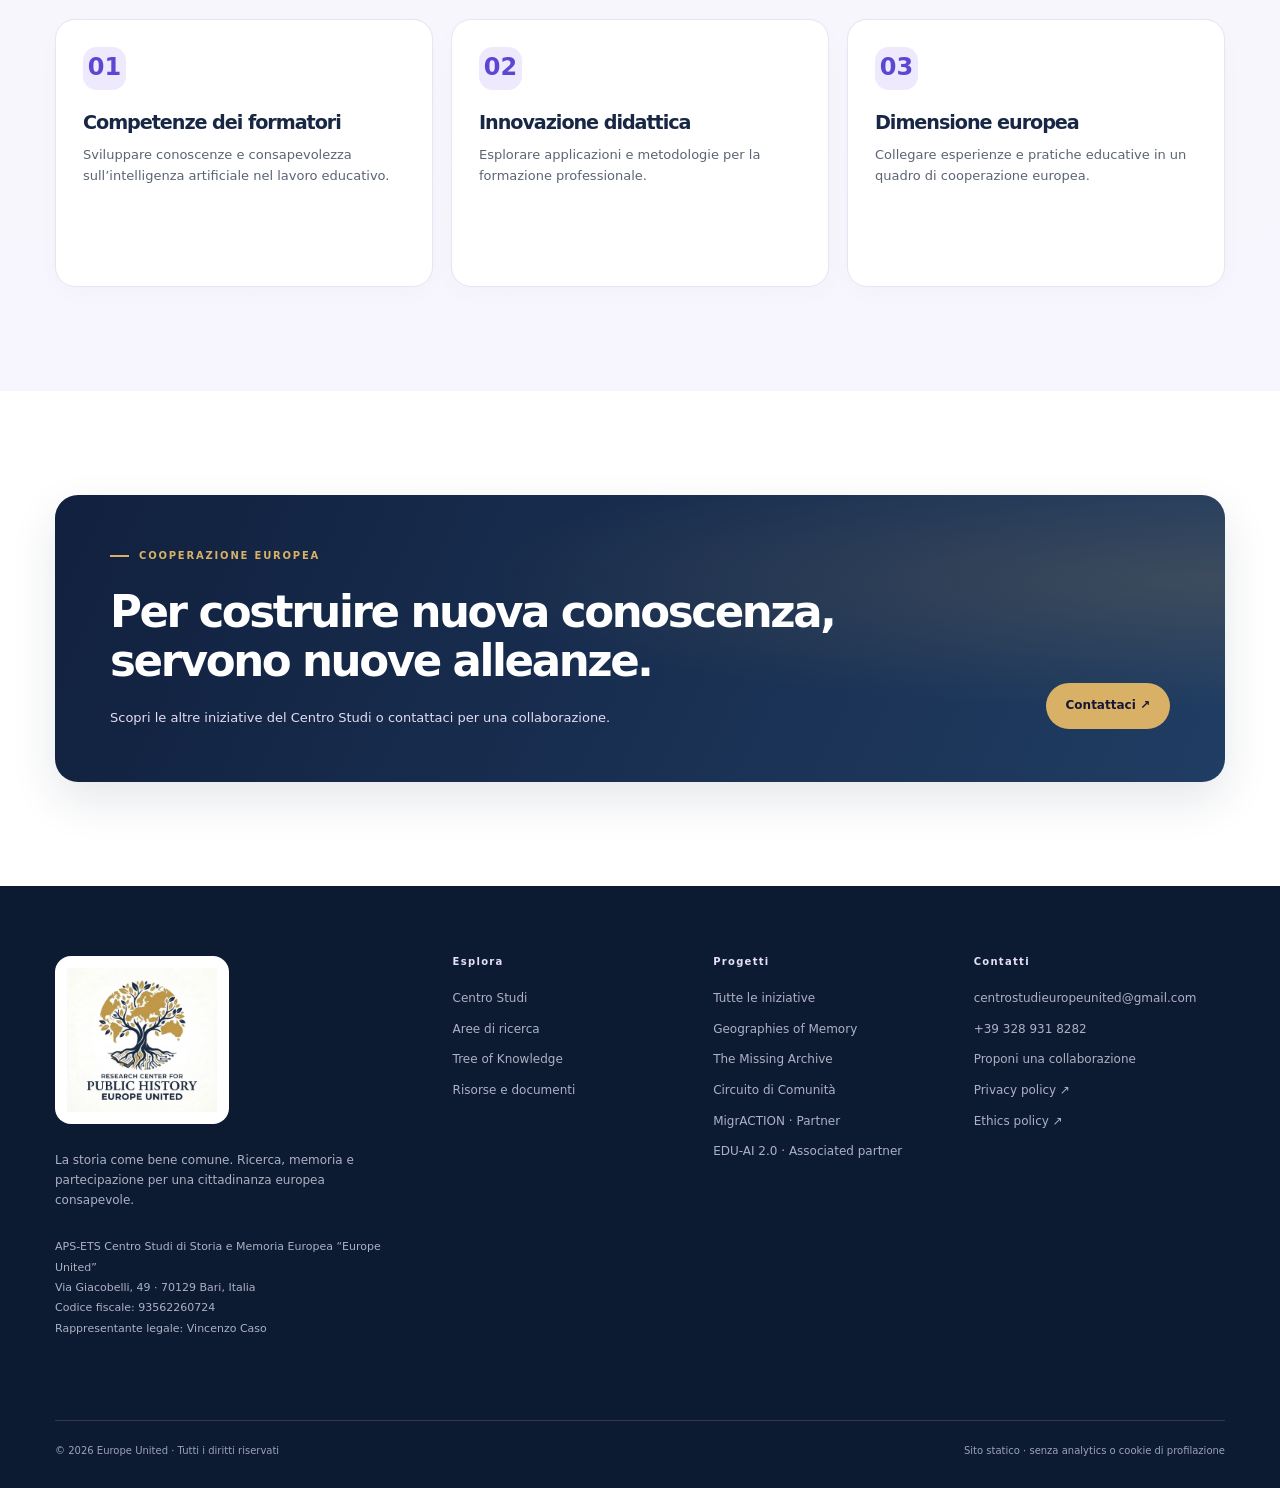
<file: edu-ai-2-0.html>
<!DOCTYPE html>

<html lang="it"><head><meta charset="utf-8"/><meta content="width=device-width,initial-scale=1" name="viewport"/><meta content="#101736" name="theme-color"/><meta content="Un modello europeo per lo sviluppo delle competenze sull’intelligenza artificiale nella didattica VET." name="description"/><meta content="EDU-AI 2.0 | Europe United" property="og:title"/><meta content="Un modello europeo per lo sviluppo delle competenze sull’intelligenza artificiale nella didattica VET." property="og:description"/><meta content="website" property="og:type"/><meta content="logo-ufficiale-europe-united.jpg" property="og:image"/><link href="https://www.centrostudieuropeunited.eu/edu-ai-2-0.html" rel="canonical"/><link href="style.css?v=2.1" rel="stylesheet"/><title>EDU-AI 2.0 | Europe United</title><link href="favicon-europe-united.png" rel="icon" type="image/png"/></head><body class="page-edu-ai-2-0"><a class="skip" href="#main">Vai al contenuto</a><header class="header" id="top"><div class="wrap nav"><a aria-label="Europe United homepage" class="brand" href="index.html"><img alt="" class="logo-emblem" height="50" src="emblema-europe-united.png" width="50"/><span class="brand-lockup"><span class="brand-text">EUROPE <span>UNITED</span></span><small>Centro Studi di Storia e Memoria Europea</small></span></a><nav aria-label="Navigazione principale" class="desktop-nav"><a href="index.html">Home</a><a href="centro-studi.html">Centro Studi</a><a href="ricerca.html">Ricerca</a><a aria-current="page" href="progetti.html">Progetti</a><a href="metodo.html">Il metodo</a><a href="risorse.html">Risorse</a><a href="contatti.html">Contatti</a></nav><div class="nav-tools"><a class="nav-cta" href="contatti.html">Scrivici <span>↗</span></a><button aria-controls="mobile-menu" aria-expanded="false" aria-label="Apri il menu" class="menu-btn" type="button"><span></span><span></span><span></span></button></div></div><nav aria-label="Menu mobile" class="mobile-menu" hidden="" id="mobile-menu"><a href="index.html">Home</a><a href="centro-studi.html">Centro Studi</a><a href="ricerca.html">Ricerca</a><a href="progetti.html">Progetti</a><a href="metodo.html">Il metodo</a><a href="risorse.html">Risorse</a><a href="contatti.html">Contatti</a></nav></header><main id="main"><section class="subhero"><div class="subhero-orbit orbit-a"></div><div class="subhero-orbit orbit-b"></div><div class="wrap subhero-inner"><div class="eyebrow"><span class="eyebrow-line"></span>PROGETTI EUROPEI · 2026</div><h1>EDU-AI 2.0<br/><em>Associated partner.</em></h1><p>Preparare i formatori professionali a comprendere e utilizzare l’intelligenza artificiale in modo consapevole.</p><div class="pills"><span>Erasmus+ · Istruzione e formazione professionale</span><span>2026-1-LT01-KA220-VET-000452644</span></div></div></section><section class="wrap section-pad"><div class="project-detail-grid"><div><div class="eyebrow"><span class="eyebrow-line"></span>IL PROGETTO</div><h2>L’innovazione incontra la didattica.</h2><p class="lead">EDU-AI 2.0 — A European Model for AI Competence Development in VET Teaching — è un’iniziativa Erasmus+ nel settore dell’istruzione e formazione professionale. Il tema centrale è lo sviluppo delle competenze sull’intelligenza artificiale per la didattica e l’innovazione educativa.</p><p>Europe United partecipa con il ruolo di <strong>Associated partner</strong>. Questa qualificazione distingue il suo coinvolgimento dalle responsabilità attribuite ai beneficiari e al coordinamento del progetto.</p><a class="text-link" href="progetti.html">← Torna a tutti i progetti</a></div><aside class="project-identity-aside"><div class="eyebrow"><span class="eyebrow-line"></span>SCHEDA</div><dl><dt>Nome</dt><dd>EDU-AI 2.0</dd><dt>Programma</dt><dd>Erasmus+ · Istruzione e formazione professionale</dd><dt>Ruolo di Europe United</dt><dd><strong>Associated partner</strong></dd><dt>Riferimento</dt><dd>2026-1-LT01-KA220-VET-000452644</dd><dt>Anno / periodo</dt><dd>2026</dd></dl></aside></div></section><section class="section-soft section-pad"><div class="wrap"><div class="section-head"><div class="eyebrow"><span class="eyebrow-line"></span>AREE DI LAVORO</div><h2>Le direzioni del progetto.</h2><p class="lead">Ambiti di attività e obiettivi progettuali, non risultati già conseguiti.</p></div><div class="feature-grid three-columns"><article class="feature-card reveal"><span class="mini-icon">01</span><h3>Competenze dei formatori</h3><p>Sviluppare conoscenze e consapevolezza sull’intelligenza artificiale nel lavoro educativo.</p></article><article class="feature-card reveal"><span class="mini-icon">02</span><h3>Innovazione didattica</h3><p>Esplorare applicazioni e metodologie per la formazione professionale.</p></article><article class="feature-card reveal"><span class="mini-icon">03</span><h3>Dimensione europea</h3><p>Collegare esperienze e pratiche educative in un quadro di cooperazione europea.</p></article></div></div></section><section class="wrap section-pad"><div class="callout callout-dark"><div class="callout-copy"><div class="eyebrow"><span class="eyebrow-line"></span>COOPERAZIONE EUROPEA</div><h2>Per costruire nuova conoscenza, servono nuove alleanze.</h2><p>Scopri le altre iniziative del Centro Studi o contattaci per una collaborazione.</p></div><a class="btn btn-primary" href="contatti.html">Contattaci ↗</a></div></section></main><footer class="footer"><div class="wrap"><div class="footer-top"><div class="footer-about"><a aria-label="Europe United — homepage" class="brand brand-footer" href="index.html"><img alt="Logo ufficiale del Research Center for Public History – Europe United" class="footer-official-logo" height="187" src="logo-ufficiale-europe-united.webp" width="194"/></a><p>La storia come bene comune. Ricerca, memoria e partecipazione per una cittadinanza europea consapevole.</p><p class="legal">APS-ETS Centro Studi di Storia e Memoria Europea “Europe United”<br/>Via Giacobelli, 49 · 70129 Bari, Italia<br/>Codice fiscale: 93562260724<br/>Rappresentante legale: Vincenzo Caso</p></div><div><h4>Esplora</h4><a href="centro-studi.html">Centro Studi</a><a href="ricerca.html">Aree di ricerca</a><a href="metodo.html">Tree of Knowledge</a><a href="risorse.html">Risorse e documenti</a></div><div><h4>Progetti</h4><a href="progetti.html">Tutte le iniziative</a><a href="geografie-della-memoria.html">Geographies of Memory</a><a href="the-missing-archive.html">The Missing Archive</a><a href="circuito-di-comunita.html">Circuito di Comunità</a><a href="migraction.html">MigrACTION · Partner</a><a href="edu-ai-2-0.html">EDU-AI 2.0 · Associated partner</a></div><div><h4>Contatti</h4><a href="mailto:centrostudieuropeunited@gmail.com">centrostudieuropeunited@gmail.com</a><a href="tel:+393289318282">+39 328 931 8282</a><a href="contatti.html">Proponi una collaborazione</a><a href="https://drive.google.com/file/d/1weFDcxnpTUe4S-KqmKsupz9_xfc2zkfc/view?usp=sharing" rel="noopener noreferrer" target="_blank">Privacy policy ↗</a><a href="https://drive.google.com/file/d/15YGdYE7dmvOxnIXNmNFYCHbUGpnABIF7/view?usp=sharing" rel="noopener noreferrer" target="_blank">Ethics policy ↗</a></div></div><div class="footer-bottom"><span>© 2026 Europe United · Tutti i diritti riservati</span><span>Sito statico · senza analytics o cookie di profilazione</span></div></div></footer><script defer="" src="site.js?v=2.0"></script></body></html>
</file>
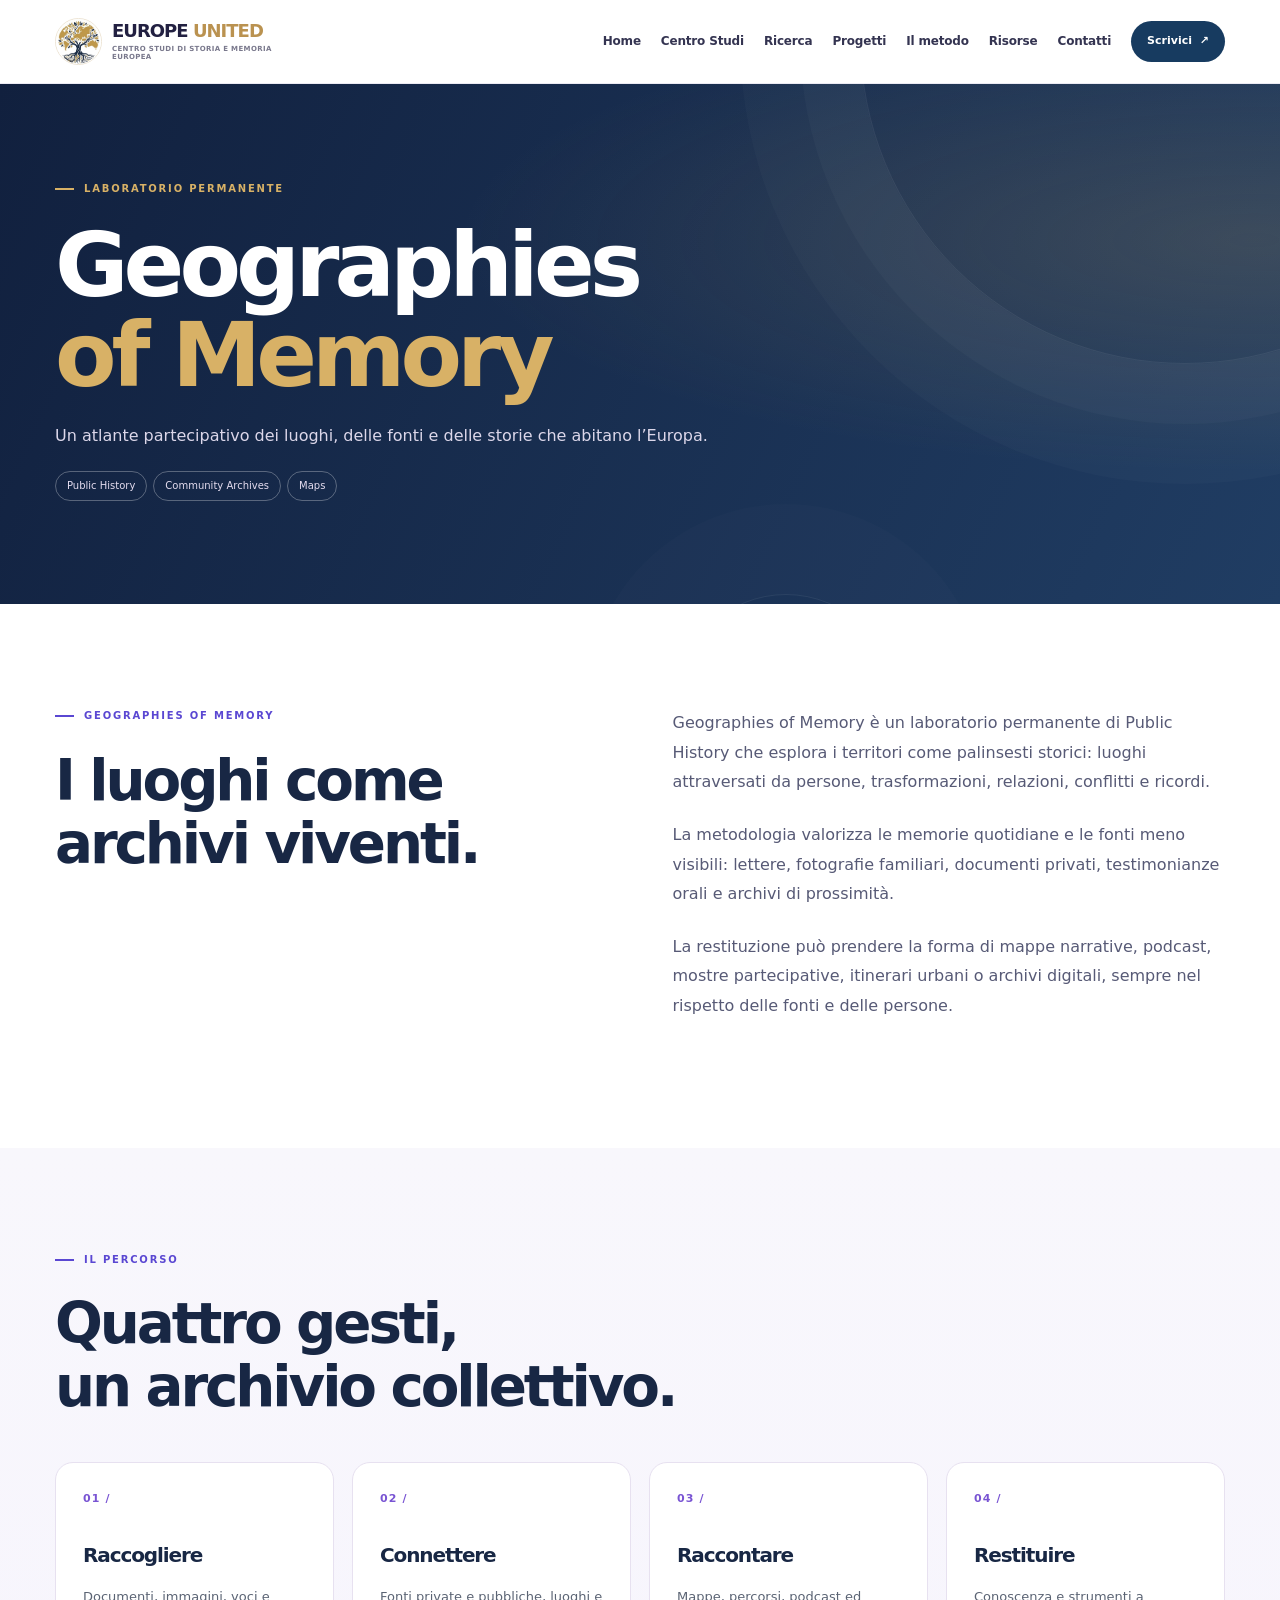
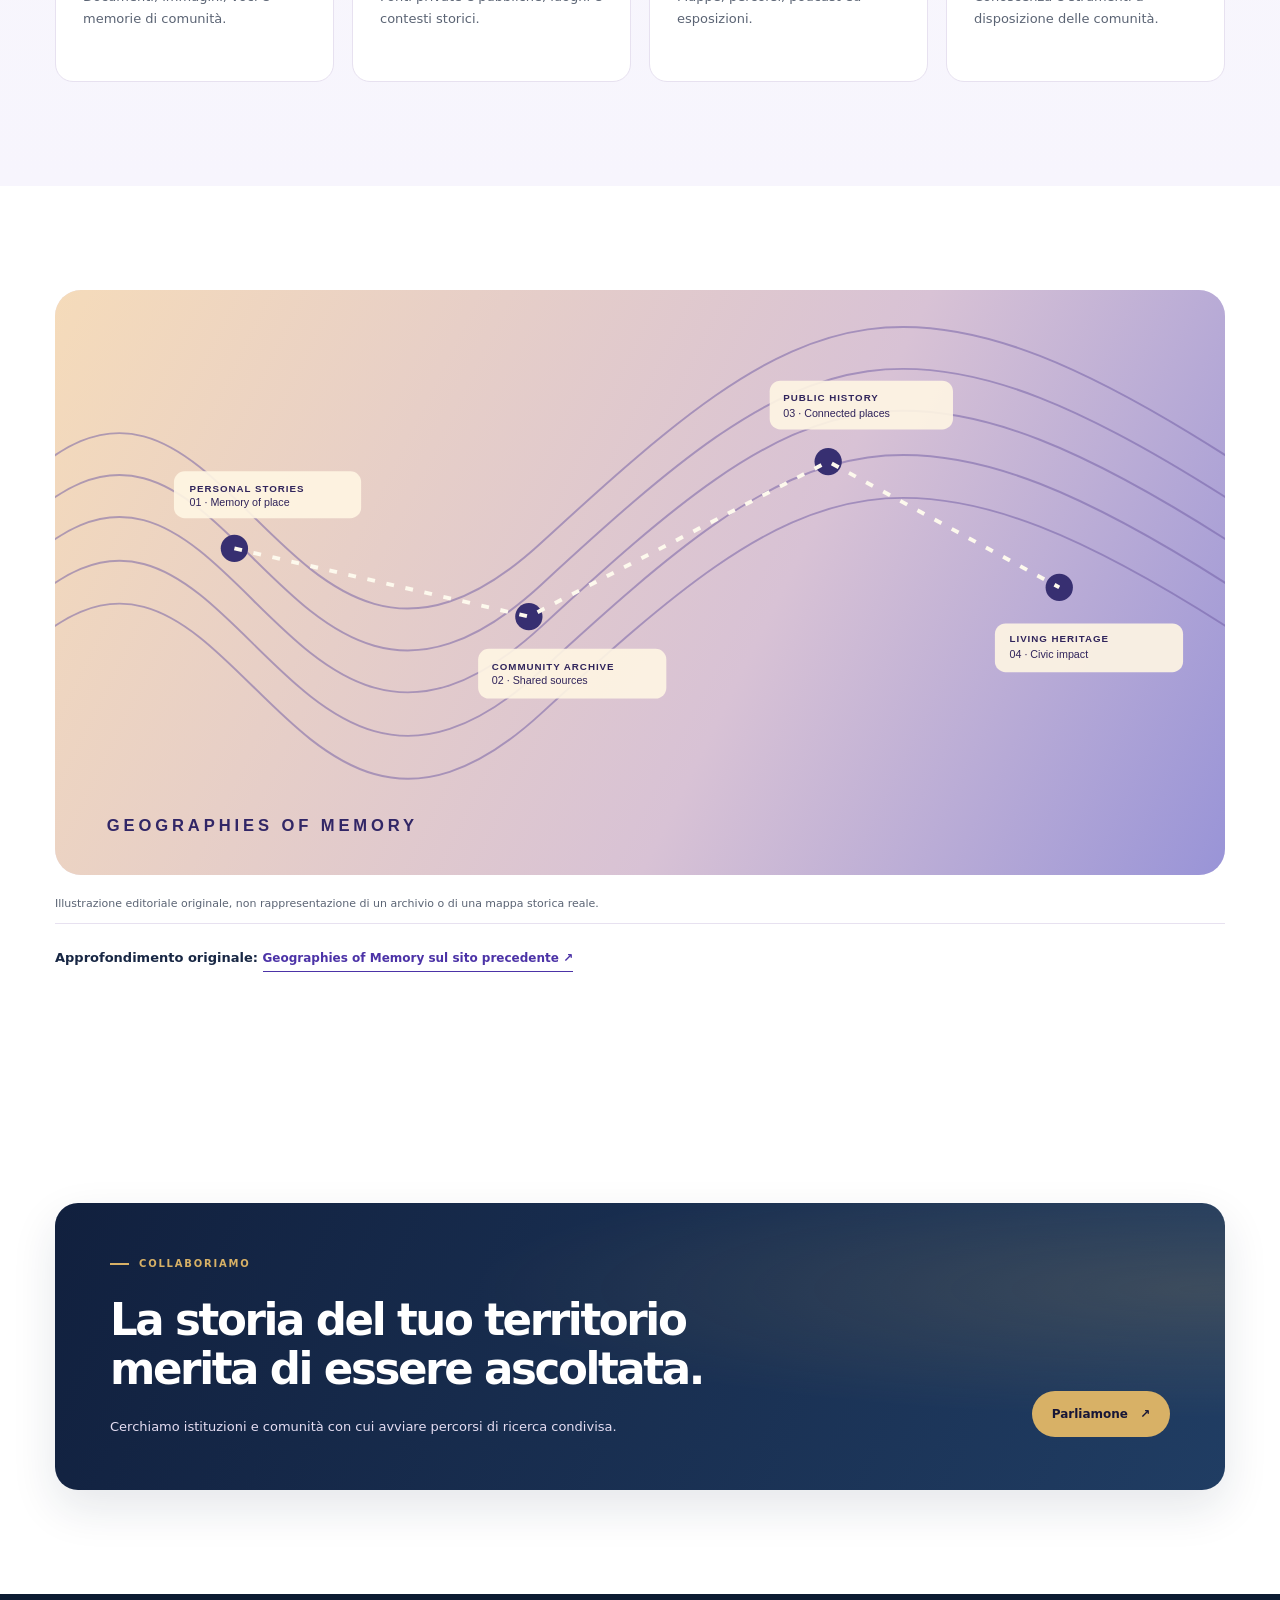
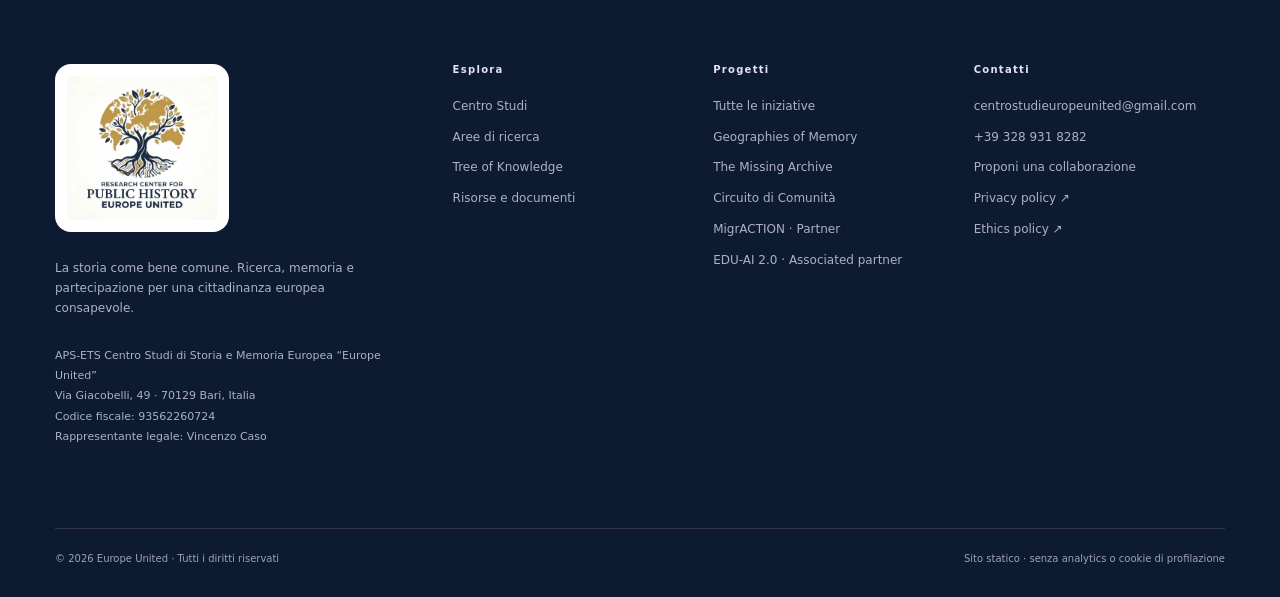
<file: geografie-della-memoria.html>
<!DOCTYPE html>
<html lang="it"><head><meta charset="utf-8"/><meta content="width=device-width,initial-scale=1" name="viewport"/><meta content="#101736" name="theme-color"/><meta content="Laboratorio permanente di geografie della memoria" name="description"/><meta content="Geographies of Memory — Europe United" property="og:title"/><meta content="Laboratorio permanente di geografie della memoria" property="og:description"/><meta content="website" property="og:type"/><meta content="logo-ufficiale-europe-united.jpg" property="og:image"/><link href="https://www.centrostudieuropeunited.eu/geografie-della-memoria.html" rel="canonical"/><link href="style.css?v=2.1" rel="stylesheet"/><title>Geographies of Memory | Europe United</title><link href="favicon-europe-united.png" rel="icon" type="image/png"/></head><body class="page-geografie-della-memoria"><a class="skip" href="#main">Vai al contenuto</a><header class="header" id="top"><div class="wrap nav"><a aria-label="Europe United homepage" class="brand" href="index.html"><img alt="" class="logo-emblem" height="50" src="emblema-europe-united.png" width="50"/><span class="brand-lockup"><span class="brand-text">EUROPE <span>UNITED</span></span><small>Centro Studi di Storia e Memoria Europea</small></span></a><nav aria-label="Navigazione principale" class="desktop-nav"><a href="index.html">Home</a><a href="centro-studi.html">Centro Studi</a><a href="ricerca.html">Ricerca</a><a href="progetti.html">Progetti</a><a href="metodo.html">Il metodo</a><a href="risorse.html">Risorse</a><a href="contatti.html">Contatti</a></nav><div class="nav-tools"><a class="nav-cta" href="contatti.html">Scrivici <span>↗</span></a><button aria-controls="mobile-menu" aria-expanded="false" aria-label="Apri il menu" class="menu-btn" type="button"><span></span><span></span><span></span></button></div></div><nav aria-label="Menu mobile" class="mobile-menu" hidden="" id="mobile-menu"><a href="index.html">Home</a><a href="centro-studi.html">Centro Studi</a><a href="ricerca.html">Ricerca</a><a href="progetti.html">Progetti</a><a href="metodo.html">Il metodo</a><a href="risorse.html">Risorse</a><a href="contatti.html">Contatti</a></nav></header><main id="main"><section class="subhero"><div class="subhero-orbit orbit-a"></div><div class="subhero-orbit orbit-b"></div><div class="wrap subhero-inner"><div class="eyebrow"><span class="eyebrow-line"></span>LABORATORIO PERMANENTE</div><h1>Geographies<br/><em>of Memory</em></h1><p>Un atlante partecipativo dei luoghi, delle fonti e delle storie che abitano l’Europa.</p><div class="pills"><span>Public History</span><span>Community Archives</span><span>Maps</span></div></div></section><section class="wrap section-pad split-section"><div><div class="eyebrow"><span class="eyebrow-line"></span>GEOGRAPHIES OF MEMORY</div><h2>I luoghi come<br/>archivi viventi.</h2></div><div class="reading-copy"><p>Geographies of Memory è un laboratorio permanente di Public History che esplora i territori come palinsesti storici: luoghi attraversati da persone, trasformazioni, relazioni, conflitti e ricordi.</p><p>La metodologia valorizza le memorie quotidiane e le fonti meno visibili: lettere, fotografie familiari, documenti privati, testimonianze orali e archivi di prossimità.</p><p>La restituzione può prendere la forma di mappe narrative, podcast, mostre partecipative, itinerari urbani o archivi digitali, sempre nel rispetto delle fonti e delle persone.</p></div></section><section class="section-soft section-pad"><div class="wrap"><div class="section-head"><div class="eyebrow"><span class="eyebrow-line"></span>IL PERCORSO</div><h2>Quattro gesti,<br/>un archivio collettivo.</h2></div><div class="three-columns four-cards"><article class="number-card"><span>01 /</span><h3>Raccogliere</h3><p>Documenti, immagini, voci e memorie di comunità.</p></article><article class="number-card"><span>02 /</span><h3>Connettere</h3><p>Fonti private e pubbliche, luoghi e contesti storici.</p></article><article class="number-card"><span>03 /</span><h3>Raccontare</h3><p>Mappe, percorsi, podcast ed esposizioni.</p></article><article class="number-card"><span>04 /</span><h3>Restituire</h3><p>Conoscenza e strumenti a disposizione delle comunità.</p></article></div></div></section><section class="wrap section-pad"><div class="large-art-panel"><img alt="Illustrazione astratta di luoghi, linee e memorie connesse" height="600" src="geographies.svg" width="1200"/></div><p class="small-muted">Illustrazione editoriale originale, non rappresentazione di un archivio o di una mappa storica reale.</p><div class="source-line">Approfondimento originale: <a class="text-link" href="https://sites.google.com/cultum.org/europeunited/projects/geographies-of-memory" rel="noopener noreferrer" target="_blank">Geographies of Memory sul sito precedente <span aria-hidden="true">↗</span></a></div></section><section class="wrap section-pad"><div class="callout callout-dark"><div class="callout-copy"><div class="eyebrow"><span class="eyebrow-line"></span>COLLABORIAMO</div><h2>La storia del tuo territorio<br/>merita di essere ascoltata.</h2><p>Cerchiamo istituzioni e comunità con cui avviare percorsi di ricerca condivisa.</p></div><a class="btn btn-primary" href="contatti.html">Parliamone <span aria-hidden="true">↗</span></a></div></section></main><footer class="footer"><div class="wrap"><div class="footer-top"><div class="footer-about"><a aria-label="Europe United — homepage" class="brand brand-footer" href="index.html"><img alt="Logo ufficiale del Research Center for Public History – Europe United" class="footer-official-logo" height="187" src="logo-ufficiale-europe-united.webp" width="194"/></a><p>La storia come bene comune. Ricerca, memoria e partecipazione per una cittadinanza europea consapevole.</p><p class="legal">APS-ETS Centro Studi di Storia e Memoria Europea “Europe United”<br/>Via Giacobelli, 49 · 70129 Bari, Italia<br/>Codice fiscale: 93562260724<br/>Rappresentante legale: Vincenzo Caso</p></div><div><h4>Esplora</h4><a href="centro-studi.html">Centro Studi</a><a href="ricerca.html">Aree di ricerca</a><a href="metodo.html">Tree of Knowledge</a><a href="risorse.html">Risorse e documenti</a></div><div><h4>Progetti</h4><a href="progetti.html">Tutte le iniziative</a><a href="geografie-della-memoria.html">Geographies of Memory</a><a href="the-missing-archive.html">The Missing Archive</a><a href="circuito-di-comunita.html">Circuito di Comunità</a><a href="migraction.html">MigrACTION · Partner</a><a href="edu-ai-2-0.html">EDU-AI 2.0 · Associated partner</a></div><div><h4>Contatti</h4><a href="mailto:centrostudieuropeunited@gmail.com">centrostudieuropeunited@gmail.com</a><a href="tel:+393289318282">+39 328 931 8282</a><a href="contatti.html">Proponi una collaborazione</a><a href="https://drive.google.com/file/d/1weFDcxnpTUe4S-KqmKsupz9_xfc2zkfc/view?usp=sharing" rel="noopener noreferrer" target="_blank">Privacy policy ↗</a><a href="https://drive.google.com/file/d/15YGdYE7dmvOxnIXNmNFYCHbUGpnABIF7/view?usp=sharing" rel="noopener noreferrer" target="_blank">Ethics policy ↗</a></div></div><div class="footer-bottom"><span>© 2026 Europe United · Tutti i diritti riservati</span><span>Sito statico · senza analytics o cookie di profilazione</span></div></div></footer><script defer="" src="site.js?v=2.0"></script></body></html>
</file>
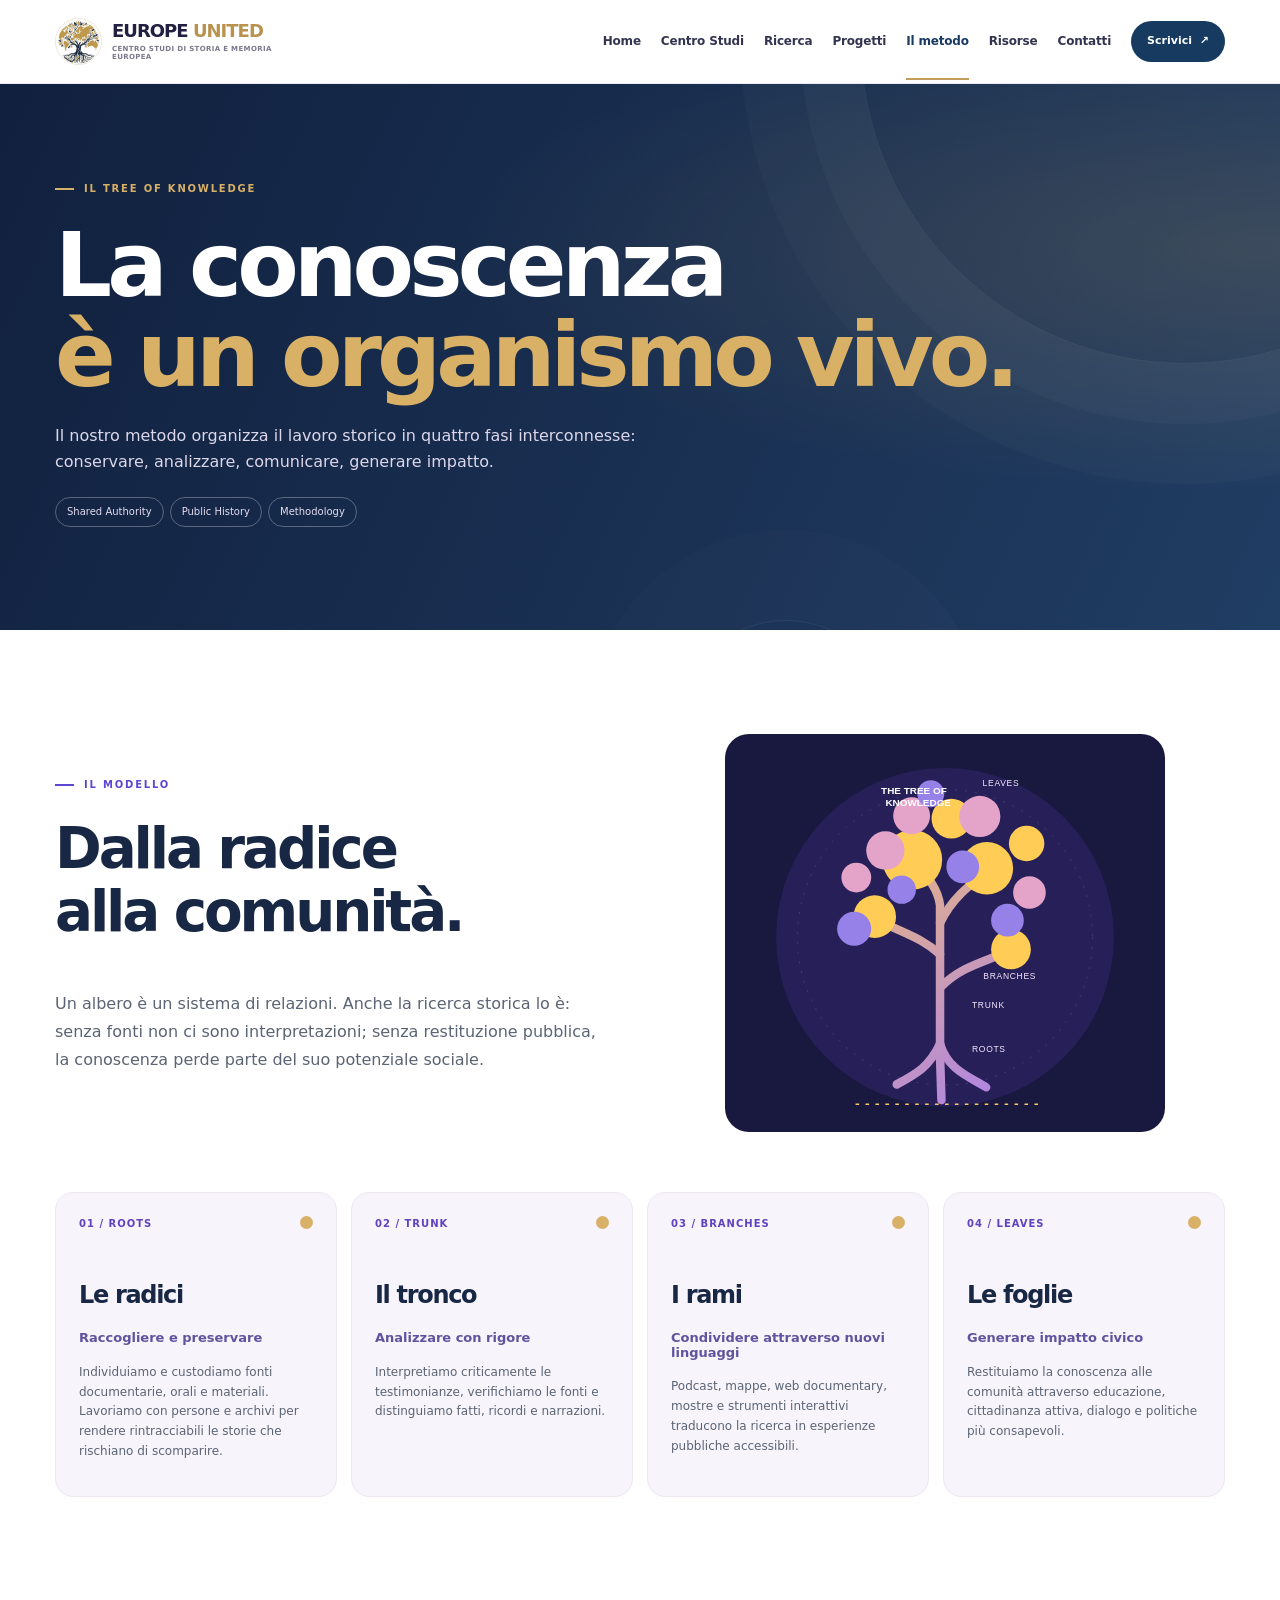
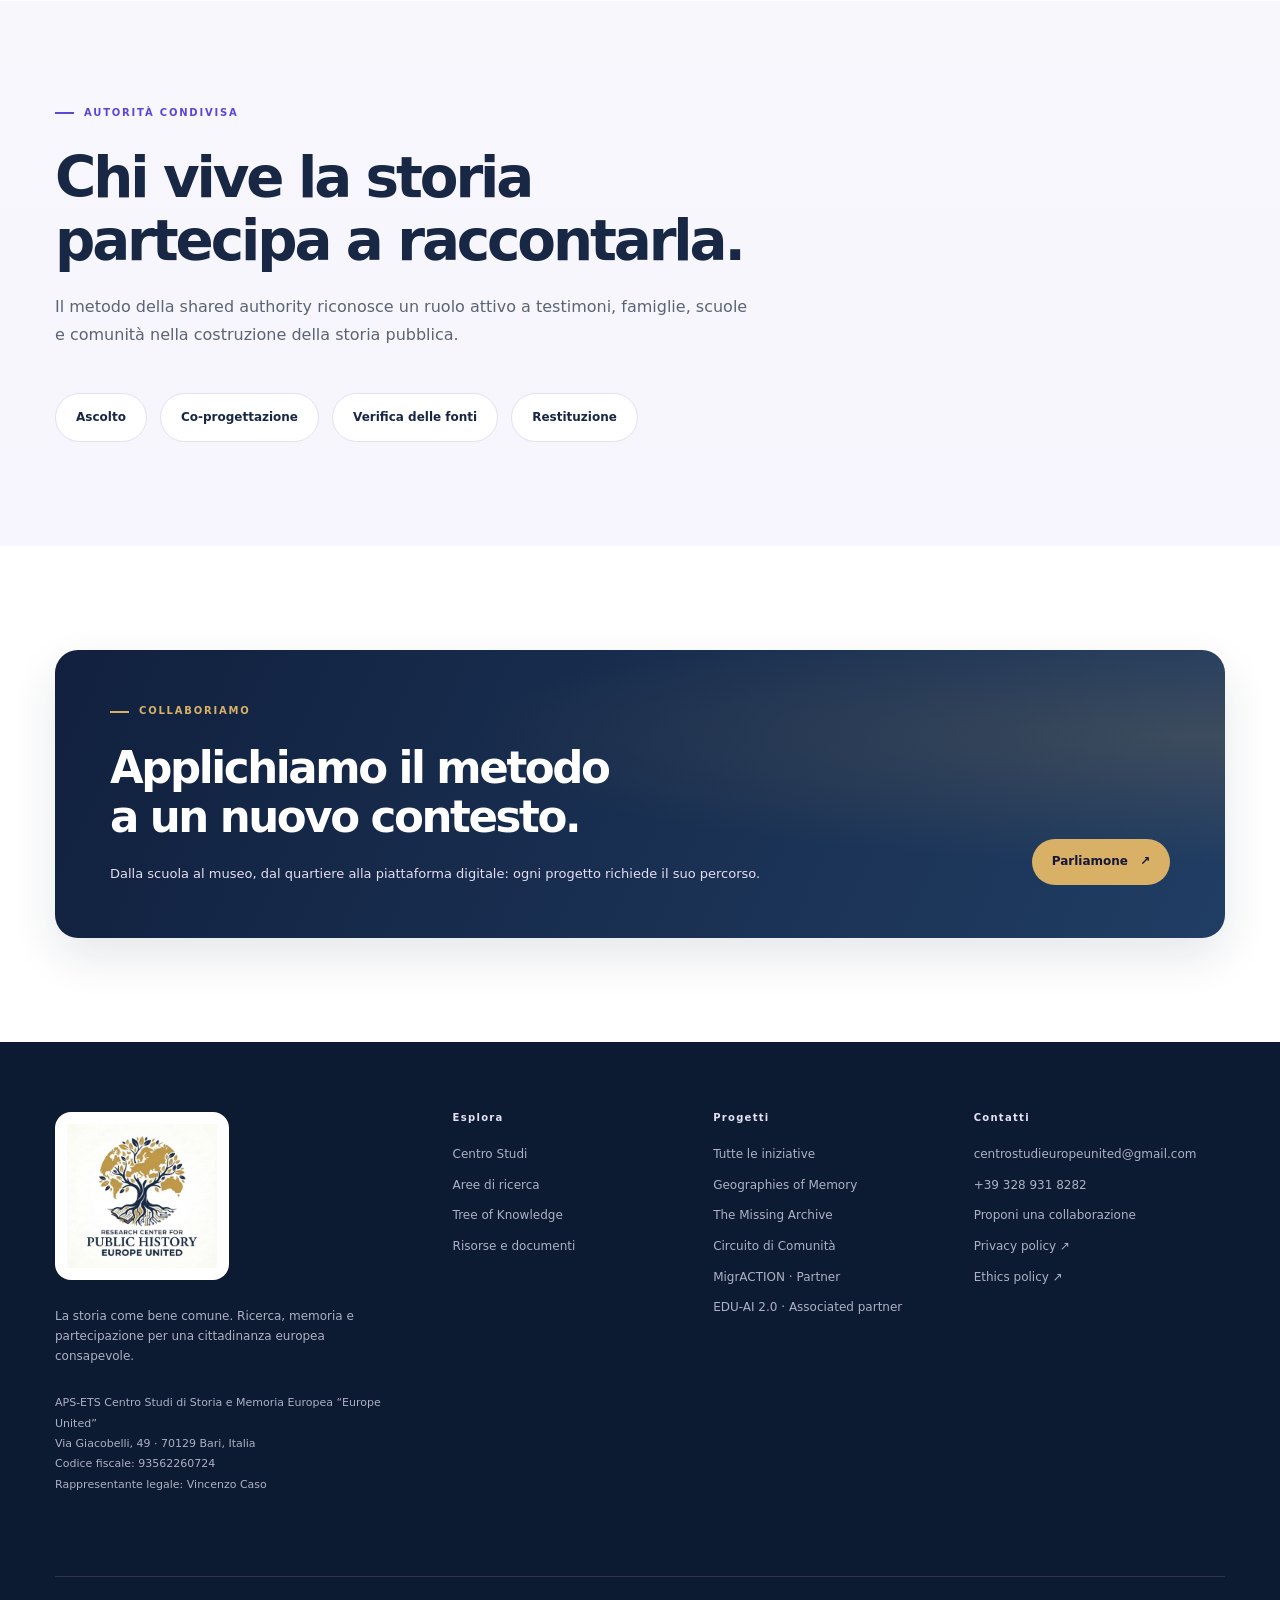
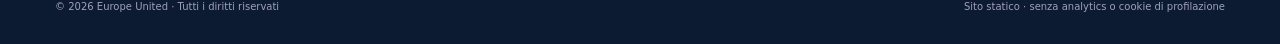
<file: metodo.html>
<!DOCTYPE html>
<html lang="it"><head><meta charset="utf-8"/><meta content="width=device-width,initial-scale=1" name="viewport"/><meta content="#101736" name="theme-color"/><meta content="Il metodo del Centro Studi: fonti, analisi, comunicazione e impatto" name="description"/><meta content="Tree of Knowledge — Europe United" property="og:title"/><meta content="Il metodo del Centro Studi: fonti, analisi, comunicazione e impatto" property="og:description"/><meta content="website" property="og:type"/><meta content="logo-ufficiale-europe-united.jpg" property="og:image"/><link href="https://www.centrostudieuropeunited.eu/metodo.html" rel="canonical"/><link href="style.css?v=2.1" rel="stylesheet"/><title>Tree of Knowledge | Europe United</title><link href="favicon-europe-united.png" rel="icon" type="image/png"/></head><body class="page-metodo"><a class="skip" href="#main">Vai al contenuto</a><header class="header" id="top"><div class="wrap nav"><a aria-label="Europe United homepage" class="brand" href="index.html"><img alt="" class="logo-emblem" height="50" src="emblema-europe-united.png" width="50"/><span class="brand-lockup"><span class="brand-text">EUROPE <span>UNITED</span></span><small>Centro Studi di Storia e Memoria Europea</small></span></a><nav aria-label="Navigazione principale" class="desktop-nav"><a href="index.html">Home</a><a href="centro-studi.html">Centro Studi</a><a href="ricerca.html">Ricerca</a><a href="progetti.html">Progetti</a><a aria-current="page" href="metodo.html">Il metodo</a><a href="risorse.html">Risorse</a><a href="contatti.html">Contatti</a></nav><div class="nav-tools"><a class="nav-cta" href="contatti.html">Scrivici <span>↗</span></a><button aria-controls="mobile-menu" aria-expanded="false" aria-label="Apri il menu" class="menu-btn" type="button"><span></span><span></span><span></span></button></div></div><nav aria-label="Menu mobile" class="mobile-menu" hidden="" id="mobile-menu"><a href="index.html">Home</a><a href="centro-studi.html">Centro Studi</a><a href="ricerca.html">Ricerca</a><a href="progetti.html">Progetti</a><a href="metodo.html">Il metodo</a><a href="risorse.html">Risorse</a><a href="contatti.html">Contatti</a></nav></header><main id="main"><section class="subhero"><div class="subhero-orbit orbit-a"></div><div class="subhero-orbit orbit-b"></div><div class="wrap subhero-inner"><div class="eyebrow"><span class="eyebrow-line"></span>IL TREE OF KNOWLEDGE</div><h1>La conoscenza<br/><em>è un organismo vivo.</em></h1><p>Il nostro metodo organizza il lavoro storico in quattro fasi interconnesse: conservare, analizzare, comunicare, generare impatto.</p><div class="pills"><span>Shared Authority</span><span>Public History</span><span>Methodology</span></div></div></section><section class="wrap section-pad"><div class="method-intro-grid"><div><div class="eyebrow"><span class="eyebrow-line"></span>IL MODELLO</div><h2>Dalla radice<br/>alla comunità.</h2><p class="lead">Un albero è un sistema di relazioni. Anche la ricerca storica lo è: senza fonti non ci sono interpretazioni; senza restituzione pubblica, la conoscenza perde parte del suo potenziale sociale.</p></div><img alt="Albero stilizzato del metodo Europe United" height="520" src="tree-knowledge.svg" width="520"/></div><div class="method-steps"><article class="method-step"><div class="step-top"><span>01 / ROOTS</span><i></i></div><h3>Le radici</h3><h4>Raccogliere e preservare</h4><p>Individuiamo e custodiamo fonti documentarie, orali e materiali. Lavoriamo con persone e archivi per rendere rintracciabili le storie che rischiano di scomparire.</p></article><article class="method-step"><div class="step-top"><span>02 / TRUNK</span><i></i></div><h3>Il tronco</h3><h4>Analizzare con rigore</h4><p>Interpretiamo criticamente le testimonianze, verifichiamo le fonti e distinguiamo fatti, ricordi e narrazioni.</p></article><article class="method-step"><div class="step-top"><span>03 / BRANCHES</span><i></i></div><h3>I rami</h3><h4>Condividere attraverso nuovi linguaggi</h4><p>Podcast, mappe, web documentary, mostre e strumenti interattivi traducono la ricerca in esperienze pubbliche accessibili.</p></article><article class="method-step"><div class="step-top"><span>04 / LEAVES</span><i></i></div><h3>Le foglie</h3><h4>Generare impatto civico</h4><p>Restituiamo la conoscenza alle comunità attraverso educazione, cittadinanza attiva, dialogo e politiche più consapevoli.</p></article></div></section><section class="section-soft section-pad"><div class="wrap"><div class="section-head"><div class="eyebrow"><span class="eyebrow-line"></span>AUTORITÀ CONDIVISA</div><h2>Chi vive la storia<br/>partecipa a raccontarla.</h2><p class="lead">Il metodo della shared authority riconosce un ruolo attivo a testimoni, famiglie, scuole e comunità nella costruzione della storia pubblica.</p></div><div class="four-principles"><span>Ascolto</span><span>Co-progettazione</span><span>Verifica delle fonti</span><span>Restituzione</span></div></div></section><section class="wrap section-pad"><div class="callout callout-dark"><div class="callout-copy"><div class="eyebrow"><span class="eyebrow-line"></span>COLLABORIAMO</div><h2>Applichiamo il metodo<br/>a un nuovo contesto.</h2><p>Dalla scuola al museo, dal quartiere alla piattaforma digitale: ogni progetto richiede il suo percorso.</p></div><a class="btn btn-primary" href="contatti.html">Parliamone <span aria-hidden="true">↗</span></a></div></section></main><footer class="footer"><div class="wrap"><div class="footer-top"><div class="footer-about"><a aria-label="Europe United — homepage" class="brand brand-footer" href="index.html"><img alt="Logo ufficiale del Research Center for Public History – Europe United" class="footer-official-logo" height="187" src="logo-ufficiale-europe-united.webp" width="194"/></a><p>La storia come bene comune. Ricerca, memoria e partecipazione per una cittadinanza europea consapevole.</p><p class="legal">APS-ETS Centro Studi di Storia e Memoria Europea “Europe United”<br/>Via Giacobelli, 49 · 70129 Bari, Italia<br/>Codice fiscale: 93562260724<br/>Rappresentante legale: Vincenzo Caso</p></div><div><h4>Esplora</h4><a href="centro-studi.html">Centro Studi</a><a href="ricerca.html">Aree di ricerca</a><a href="metodo.html">Tree of Knowledge</a><a href="risorse.html">Risorse e documenti</a></div><div><h4>Progetti</h4><a href="progetti.html">Tutte le iniziative</a><a href="geografie-della-memoria.html">Geographies of Memory</a><a href="the-missing-archive.html">The Missing Archive</a><a href="circuito-di-comunita.html">Circuito di Comunità</a><a href="migraction.html">MigrACTION · Partner</a><a href="edu-ai-2-0.html">EDU-AI 2.0 · Associated partner</a></div><div><h4>Contatti</h4><a href="mailto:centrostudieuropeunited@gmail.com">centrostudieuropeunited@gmail.com</a><a href="tel:+393289318282">+39 328 931 8282</a><a href="contatti.html">Proponi una collaborazione</a><a href="https://drive.google.com/file/d/1weFDcxnpTUe4S-KqmKsupz9_xfc2zkfc/view?usp=sharing" rel="noopener noreferrer" target="_blank">Privacy policy ↗</a><a href="https://drive.google.com/file/d/15YGdYE7dmvOxnIXNmNFYCHbUGpnABIF7/view?usp=sharing" rel="noopener noreferrer" target="_blank">Ethics policy ↗</a></div></div><div class="footer-bottom"><span>© 2026 Europe United · Tutti i diritti riservati</span><span>Sito statico · senza analytics o cookie di profilazione</span></div></div></footer><script defer="" src="site.js?v=2.0"></script></body></html>
</file>
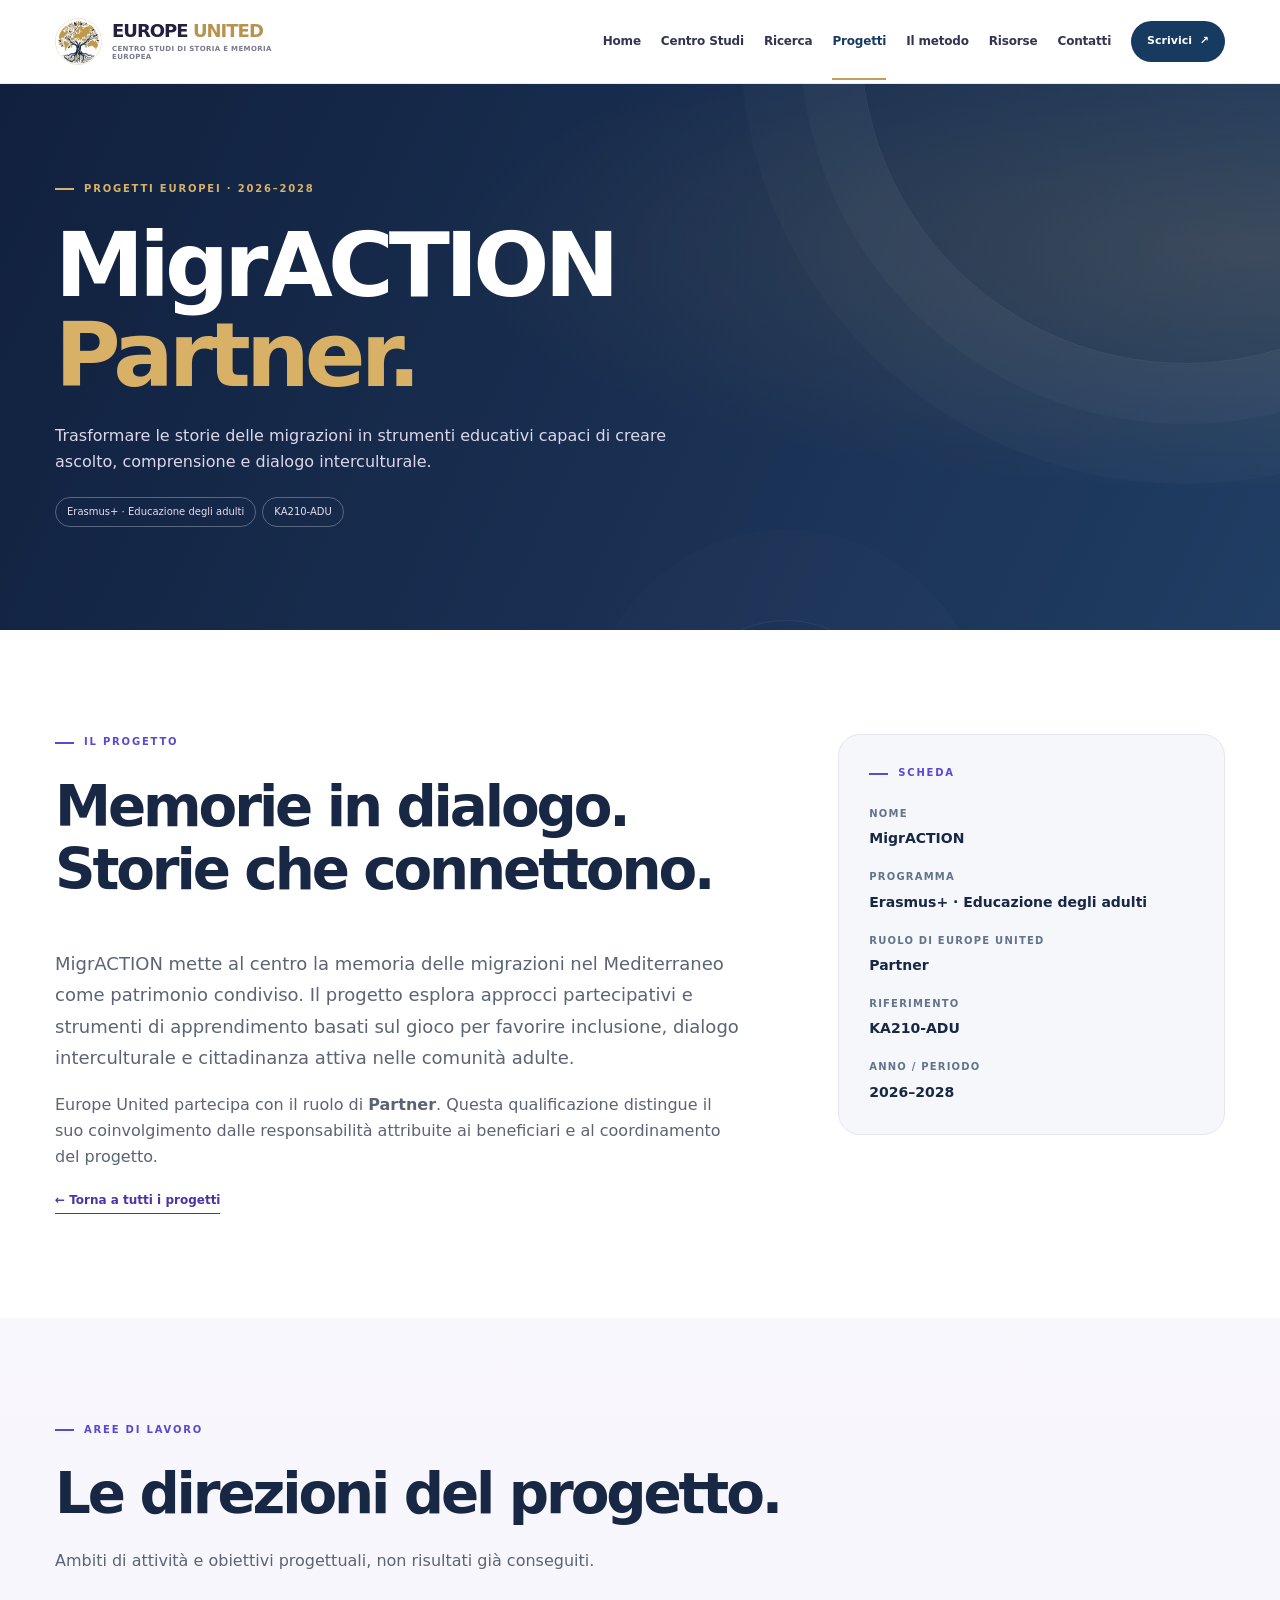
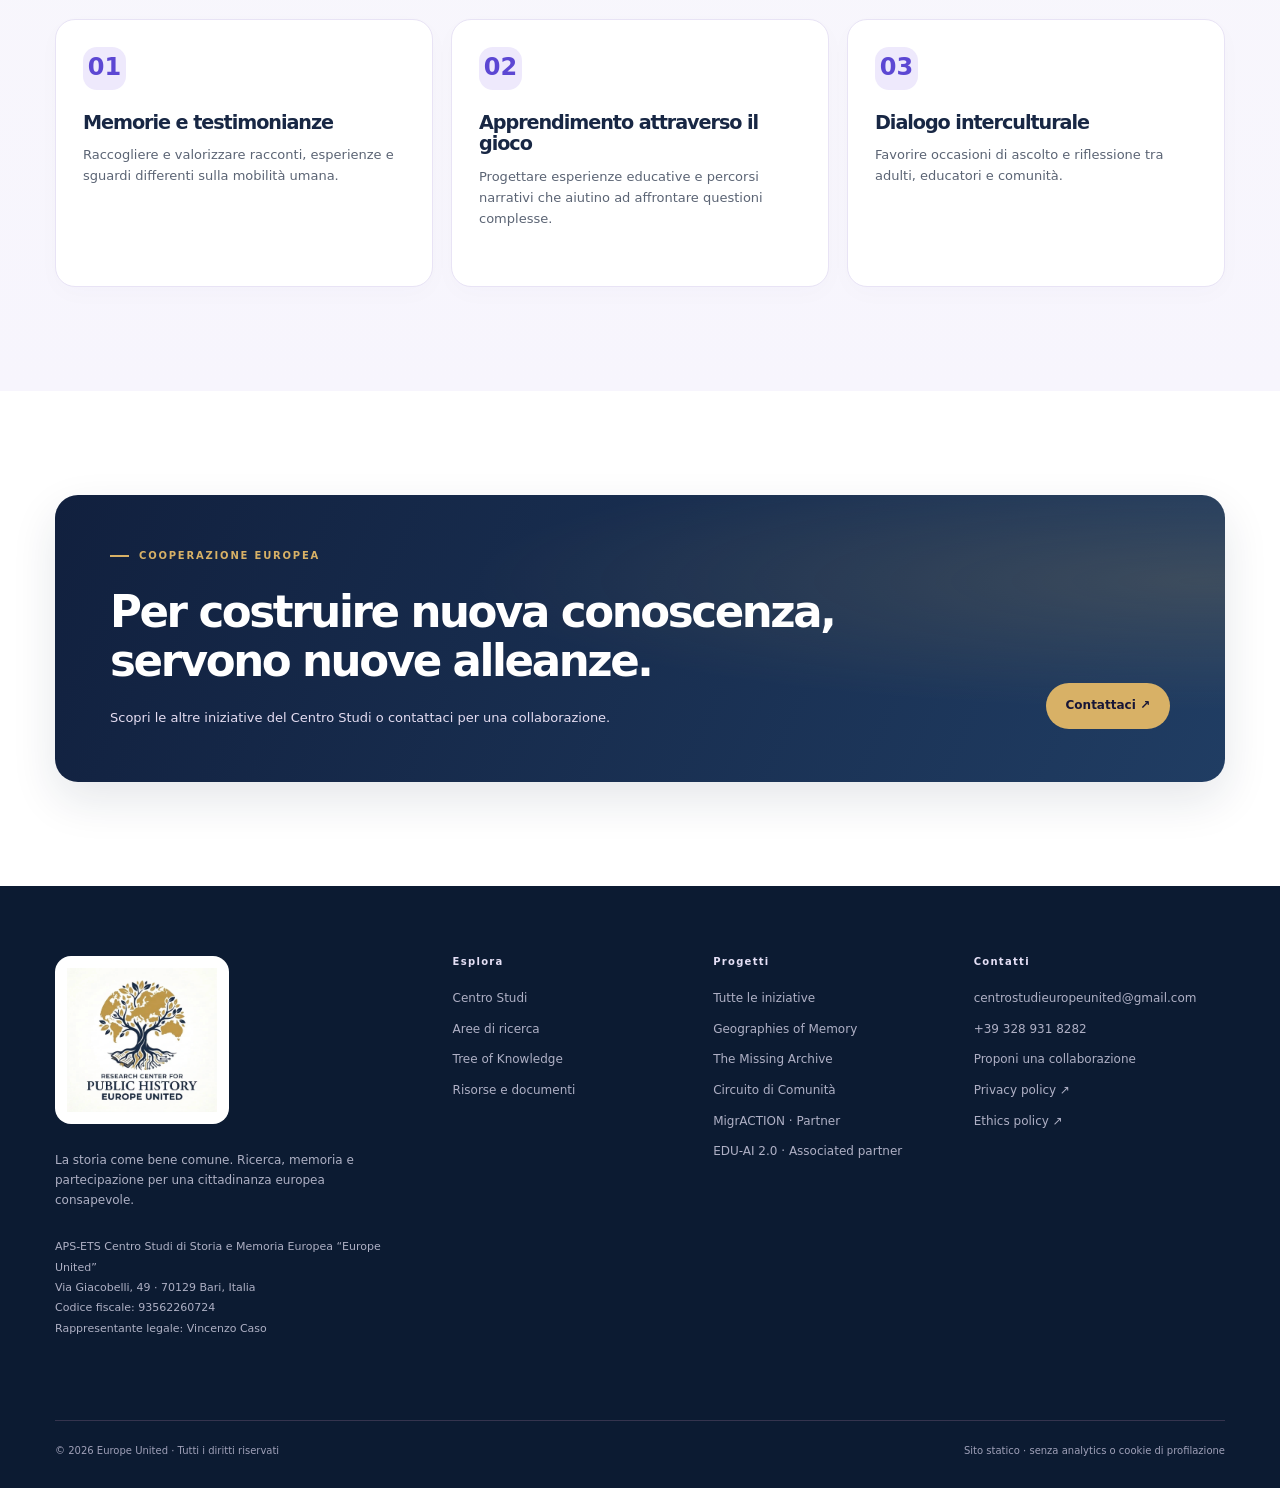
<file: migraction.html>
<!DOCTYPE html>

<html lang="it"><head><meta charset="utf-8"/><meta content="width=device-width,initial-scale=1" name="viewport"/><meta content="#101736" name="theme-color"/><meta content="Storie di migrazione, memoria condivisa del Mediterraneo e apprendimento attraverso esperienze di gioco e narrazione." name="description"/><meta content="MigrACTION | Europe United" property="og:title"/><meta content="Storie di migrazione, memoria condivisa del Mediterraneo e apprendimento attraverso esperienze di gioco e narrazione." property="og:description"/><meta content="website" property="og:type"/><meta content="logo-ufficiale-europe-united.jpg" property="og:image"/><link href="https://www.centrostudieuropeunited.eu/migraction.html" rel="canonical"/><link href="style.css?v=2.1" rel="stylesheet"/><title>MigrACTION | Europe United</title><link href="favicon-europe-united.png" rel="icon" type="image/png"/></head><body class="page-migraction"><a class="skip" href="#main">Vai al contenuto</a><header class="header" id="top"><div class="wrap nav"><a aria-label="Europe United homepage" class="brand" href="index.html"><img alt="" class="logo-emblem" height="50" src="emblema-europe-united.png" width="50"/><span class="brand-lockup"><span class="brand-text">EUROPE <span>UNITED</span></span><small>Centro Studi di Storia e Memoria Europea</small></span></a><nav aria-label="Navigazione principale" class="desktop-nav"><a href="index.html">Home</a><a href="centro-studi.html">Centro Studi</a><a href="ricerca.html">Ricerca</a><a aria-current="page" href="progetti.html">Progetti</a><a href="metodo.html">Il metodo</a><a href="risorse.html">Risorse</a><a href="contatti.html">Contatti</a></nav><div class="nav-tools"><a class="nav-cta" href="contatti.html">Scrivici <span>↗</span></a><button aria-controls="mobile-menu" aria-expanded="false" aria-label="Apri il menu" class="menu-btn" type="button"><span></span><span></span><span></span></button></div></div><nav aria-label="Menu mobile" class="mobile-menu" hidden="" id="mobile-menu"><a href="index.html">Home</a><a href="centro-studi.html">Centro Studi</a><a href="ricerca.html">Ricerca</a><a href="progetti.html">Progetti</a><a href="metodo.html">Il metodo</a><a href="risorse.html">Risorse</a><a href="contatti.html">Contatti</a></nav></header><main id="main"><section class="subhero"><div class="subhero-orbit orbit-a"></div><div class="subhero-orbit orbit-b"></div><div class="wrap subhero-inner"><div class="eyebrow"><span class="eyebrow-line"></span>PROGETTI EUROPEI · 2026–2028</div><h1>MigrACTION<br/><em>Partner.</em></h1><p>Trasformare le storie delle migrazioni in strumenti educativi capaci di creare ascolto, comprensione e dialogo interculturale.</p><div class="pills"><span>Erasmus+ · Educazione degli adulti</span><span>KA210-ADU</span></div></div></section><section class="wrap section-pad"><div class="project-detail-grid"><div><div class="eyebrow"><span class="eyebrow-line"></span>IL PROGETTO</div><h2>Memorie in dialogo. Storie che connettono.</h2><p class="lead">MigrACTION mette al centro la memoria delle migrazioni nel Mediterraneo come patrimonio condiviso. Il progetto esplora approcci partecipativi e strumenti di apprendimento basati sul gioco per favorire inclusione, dialogo interculturale e cittadinanza attiva nelle comunità adulte.</p><p>Europe United partecipa con il ruolo di <strong>Partner</strong>. Questa qualificazione distingue il suo coinvolgimento dalle responsabilità attribuite ai beneficiari e al coordinamento del progetto.</p><a class="text-link" href="progetti.html">← Torna a tutti i progetti</a></div><aside class="project-identity-aside"><div class="eyebrow"><span class="eyebrow-line"></span>SCHEDA</div><dl><dt>Nome</dt><dd>MigrACTION</dd><dt>Programma</dt><dd>Erasmus+ · Educazione degli adulti</dd><dt>Ruolo di Europe United</dt><dd><strong>Partner</strong></dd><dt>Riferimento</dt><dd>KA210-ADU</dd><dt>Anno / periodo</dt><dd>2026–2028</dd></dl></aside></div></section><section class="section-soft section-pad"><div class="wrap"><div class="section-head"><div class="eyebrow"><span class="eyebrow-line"></span>AREE DI LAVORO</div><h2>Le direzioni del progetto.</h2><p class="lead">Ambiti di attività e obiettivi progettuali, non risultati già conseguiti.</p></div><div class="feature-grid three-columns"><article class="feature-card reveal"><span class="mini-icon">01</span><h3>Memorie e testimonianze</h3><p>Raccogliere e valorizzare racconti, esperienze e sguardi differenti sulla mobilità umana.</p></article><article class="feature-card reveal"><span class="mini-icon">02</span><h3>Apprendimento attraverso il gioco</h3><p>Progettare esperienze educative e percorsi narrativi che aiutino ad affrontare questioni complesse.</p></article><article class="feature-card reveal"><span class="mini-icon">03</span><h3>Dialogo interculturale</h3><p>Favorire occasioni di ascolto e riflessione tra adulti, educatori e comunità.</p></article></div></div></section><section class="wrap section-pad"><div class="callout callout-dark"><div class="callout-copy"><div class="eyebrow"><span class="eyebrow-line"></span>COOPERAZIONE EUROPEA</div><h2>Per costruire nuova conoscenza, servono nuove alleanze.</h2><p>Scopri le altre iniziative del Centro Studi o contattaci per una collaborazione.</p></div><a class="btn btn-primary" href="contatti.html">Contattaci ↗</a></div></section></main><footer class="footer"><div class="wrap"><div class="footer-top"><div class="footer-about"><a aria-label="Europe United — homepage" class="brand brand-footer" href="index.html"><img alt="Logo ufficiale del Research Center for Public History – Europe United" class="footer-official-logo" height="187" src="logo-ufficiale-europe-united.webp" width="194"/></a><p>La storia come bene comune. Ricerca, memoria e partecipazione per una cittadinanza europea consapevole.</p><p class="legal">APS-ETS Centro Studi di Storia e Memoria Europea “Europe United”<br/>Via Giacobelli, 49 · 70129 Bari, Italia<br/>Codice fiscale: 93562260724<br/>Rappresentante legale: Vincenzo Caso</p></div><div><h4>Esplora</h4><a href="centro-studi.html">Centro Studi</a><a href="ricerca.html">Aree di ricerca</a><a href="metodo.html">Tree of Knowledge</a><a href="risorse.html">Risorse e documenti</a></div><div><h4>Progetti</h4><a href="progetti.html">Tutte le iniziative</a><a href="geografie-della-memoria.html">Geographies of Memory</a><a href="the-missing-archive.html">The Missing Archive</a><a href="circuito-di-comunita.html">Circuito di Comunità</a><a href="migraction.html">MigrACTION · Partner</a><a href="edu-ai-2-0.html">EDU-AI 2.0 · Associated partner</a></div><div><h4>Contatti</h4><a href="mailto:centrostudieuropeunited@gmail.com">centrostudieuropeunited@gmail.com</a><a href="tel:+393289318282">+39 328 931 8282</a><a href="contatti.html">Proponi una collaborazione</a><a href="https://drive.google.com/file/d/1weFDcxnpTUe4S-KqmKsupz9_xfc2zkfc/view?usp=sharing" rel="noopener noreferrer" target="_blank">Privacy policy ↗</a><a href="https://drive.google.com/file/d/15YGdYE7dmvOxnIXNmNFYCHbUGpnABIF7/view?usp=sharing" rel="noopener noreferrer" target="_blank">Ethics policy ↗</a></div></div><div class="footer-bottom"><span>© 2026 Europe United · Tutti i diritti riservati</span><span>Sito statico · senza analytics o cookie di profilazione</span></div></div></footer><script defer="" src="site.js?v=2.0"></script></body></html>
</file>
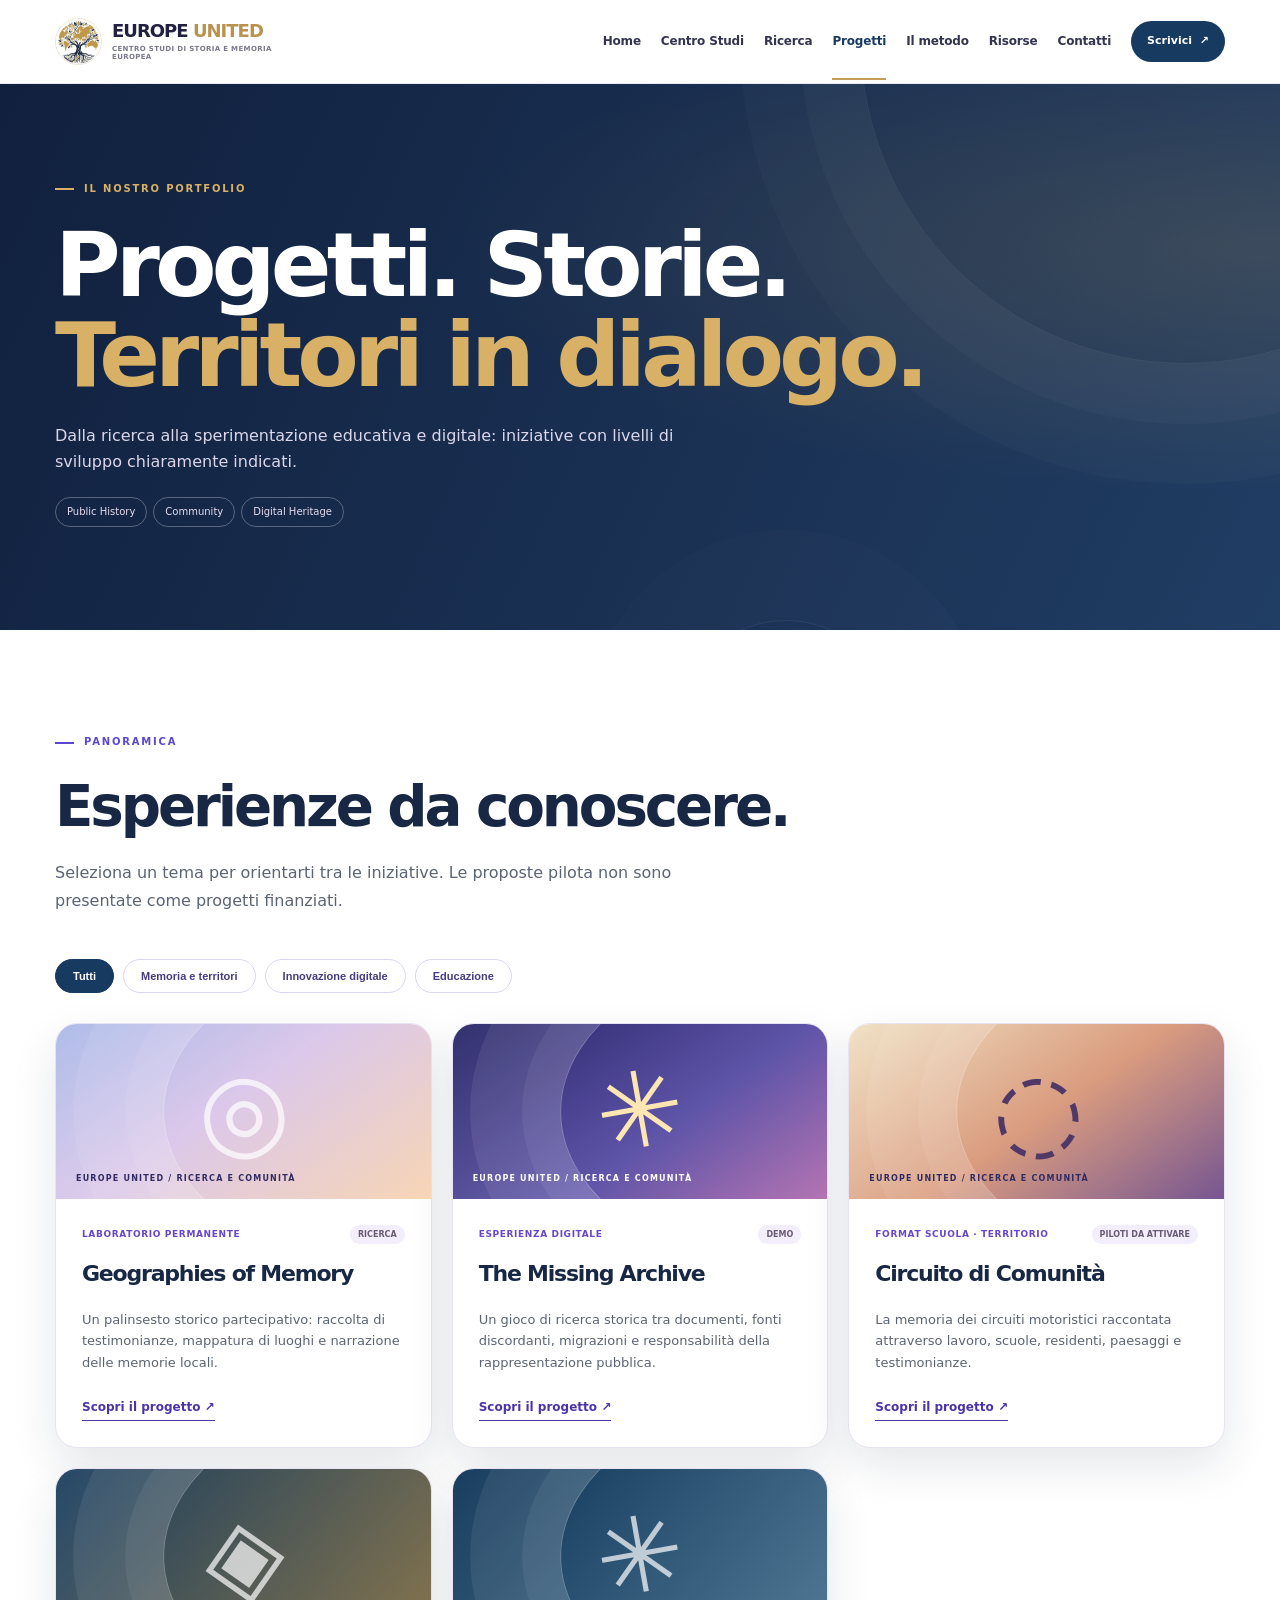
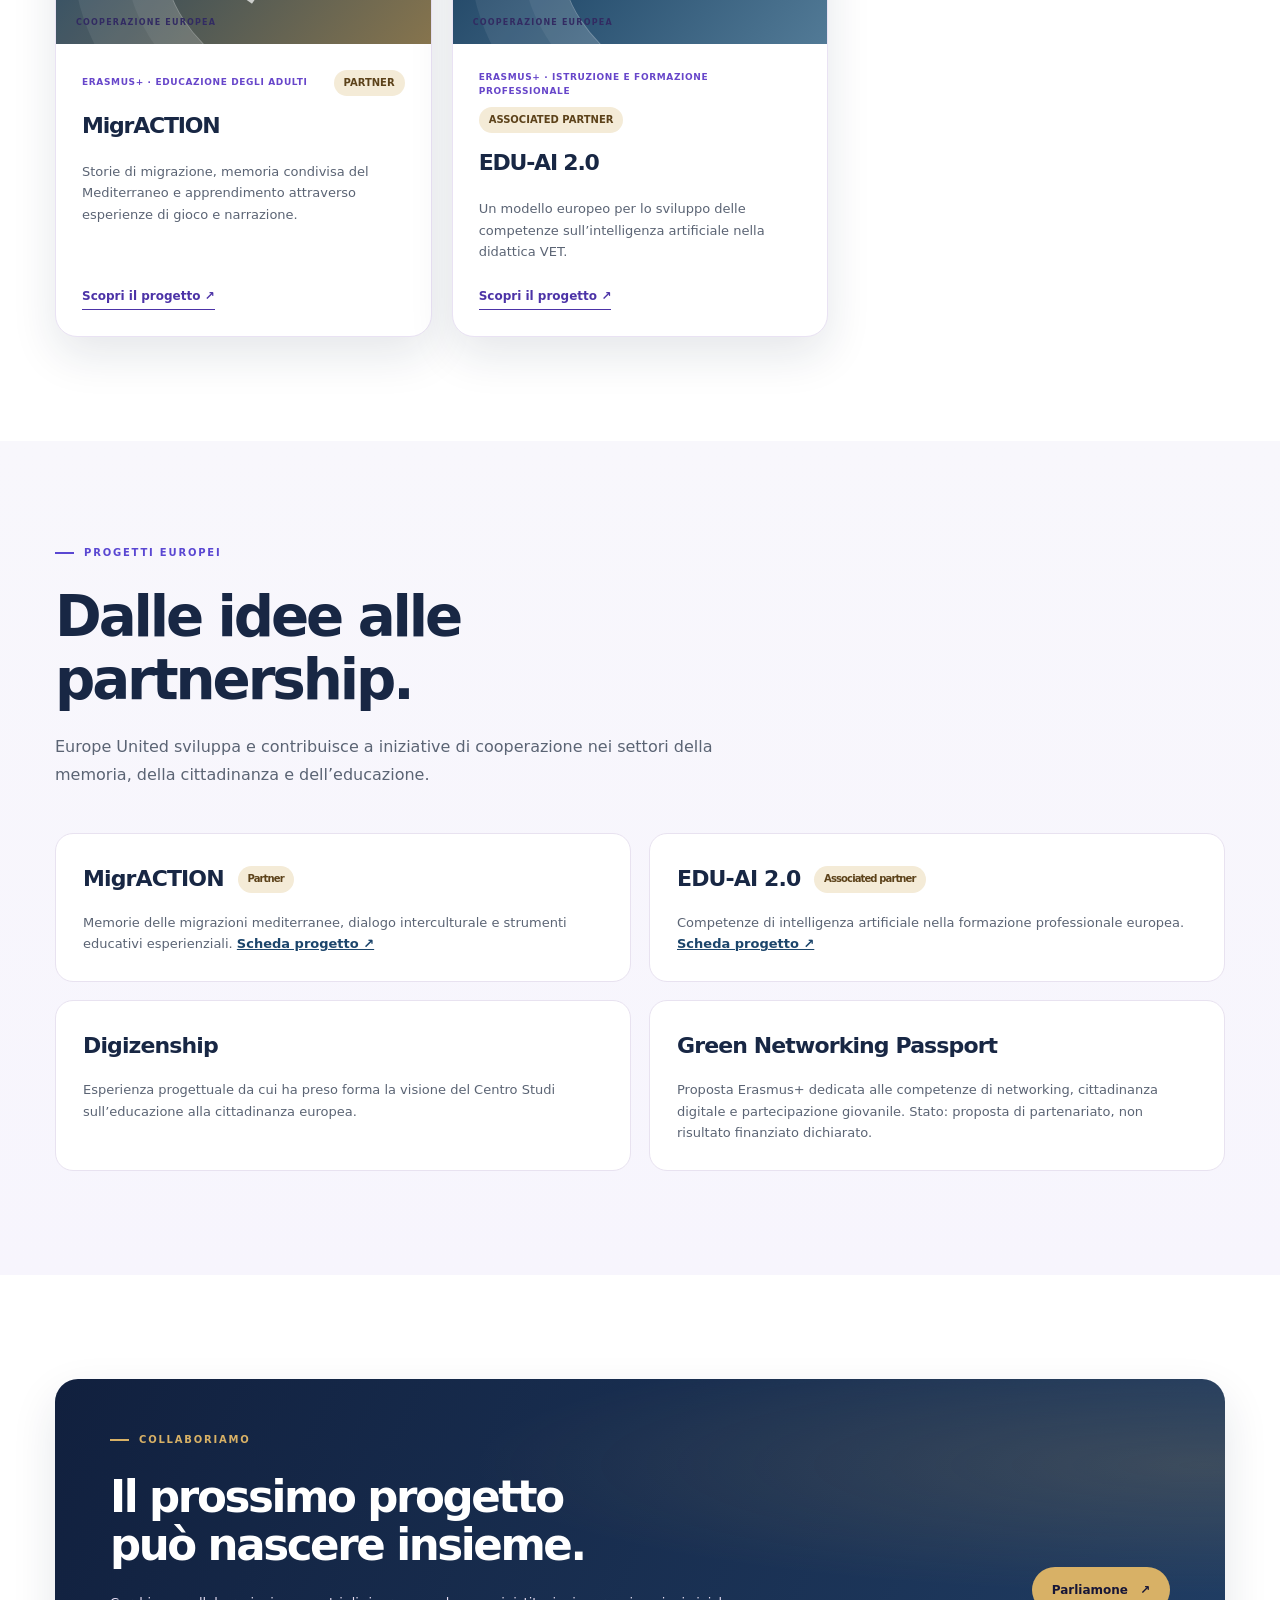
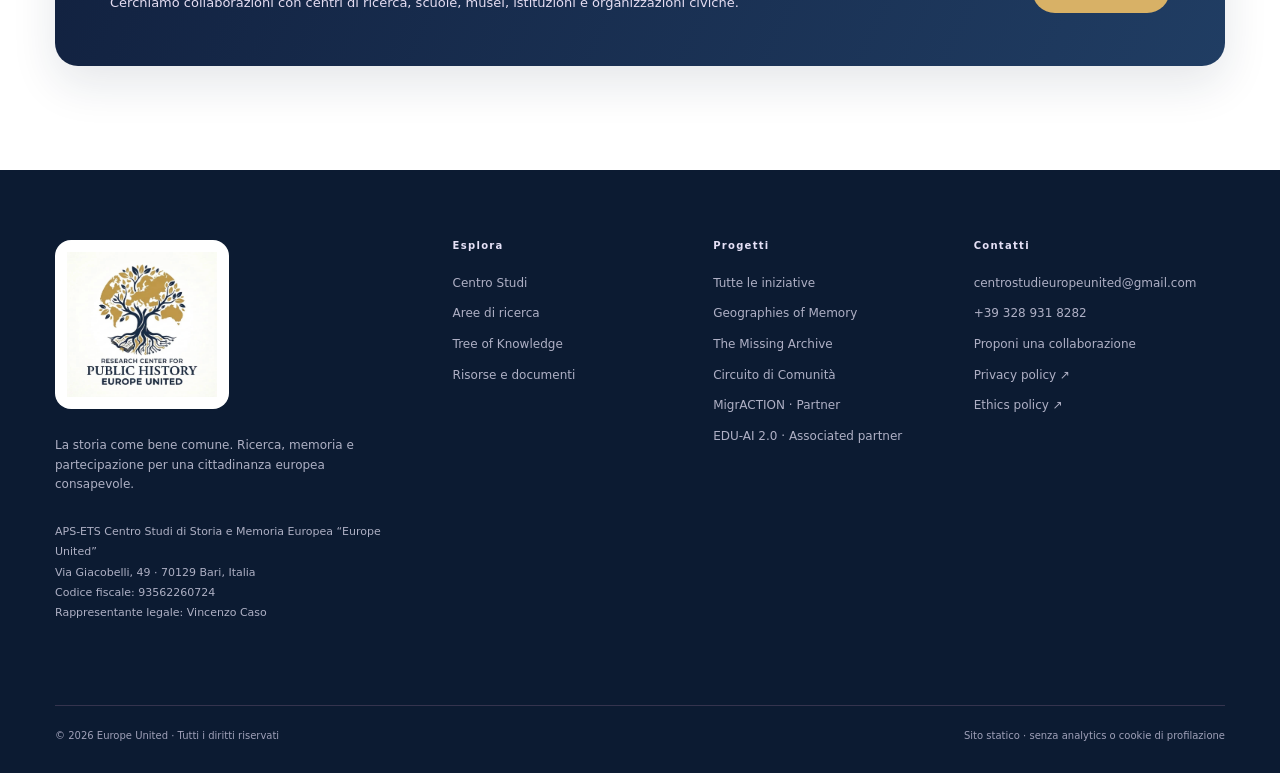
<file: progetti.html>
<!DOCTYPE html>
<html lang="it"><head><meta charset="utf-8"/><meta content="width=device-width,initial-scale=1" name="viewport"/><meta content="#101736" name="theme-color"/><meta content="Geographies of Memory, The Missing Archive e Circuito di Comunità" name="description"/><meta content="Progetti — Europe United" property="og:title"/><meta content="Geographies of Memory, The Missing Archive e Circuito di Comunità" property="og:description"/><meta content="website" property="og:type"/><meta content="logo-ufficiale-europe-united.jpg" property="og:image"/><link href="https://www.centrostudieuropeunited.eu/progetti.html" rel="canonical"/><link href="style.css?v=2.1" rel="stylesheet"/><title>Progetti | Europe United</title><link href="favicon-europe-united.png" rel="icon" type="image/png"/></head><body class="page-progetti"><a class="skip" href="#main">Vai al contenuto</a><header class="header" id="top"><div class="wrap nav"><a aria-label="Europe United homepage" class="brand" href="index.html"><img alt="" class="logo-emblem" height="50" src="emblema-europe-united.png" width="50"/><span class="brand-lockup"><span class="brand-text">EUROPE <span>UNITED</span></span><small>Centro Studi di Storia e Memoria Europea</small></span></a><nav aria-label="Navigazione principale" class="desktop-nav"><a href="index.html">Home</a><a href="centro-studi.html">Centro Studi</a><a href="ricerca.html">Ricerca</a><a aria-current="page" href="progetti.html">Progetti</a><a href="metodo.html">Il metodo</a><a href="risorse.html">Risorse</a><a href="contatti.html">Contatti</a></nav><div class="nav-tools"><a class="nav-cta" href="contatti.html">Scrivici <span>↗</span></a><button aria-controls="mobile-menu" aria-expanded="false" aria-label="Apri il menu" class="menu-btn" type="button"><span></span><span></span><span></span></button></div></div><nav aria-label="Menu mobile" class="mobile-menu" hidden="" id="mobile-menu"><a href="index.html">Home</a><a href="centro-studi.html">Centro Studi</a><a href="ricerca.html">Ricerca</a><a href="progetti.html">Progetti</a><a href="metodo.html">Il metodo</a><a href="risorse.html">Risorse</a><a href="contatti.html">Contatti</a></nav></header><main id="main"><section class="subhero"><div class="subhero-orbit orbit-a"></div><div class="subhero-orbit orbit-b"></div><div class="wrap subhero-inner"><div class="eyebrow"><span class="eyebrow-line"></span>IL NOSTRO PORTFOLIO</div><h1>Progetti. Storie.<br/><em>Territori in dialogo.</em></h1><p>Dalla ricerca alla sperimentazione educativa e digitale: iniziative con livelli di sviluppo chiaramente indicati.</p><div class="pills"><span>Public History</span><span>Community</span><span>Digital Heritage</span></div></div></section><section class="wrap section-pad"><div class="section-head"><div class="eyebrow"><span class="eyebrow-line"></span>PANORAMICA</div><h2>Esperienze da conoscere.</h2><p class="lead">Seleziona un tema per orientarti tra le iniziative. Le proposte pilota non sono presentate come progetti finanziati.</p></div><div aria-label="Filtri progetti" class="filter-toolbar" role="group"><button aria-pressed="true" class="filter-btn active" data-filter="all">Tutti</button><button aria-pressed="false" class="filter-btn" data-filter="memory">Memoria e territori</button><button aria-pressed="false" class="filter-btn" data-filter="digital">Innovazione digitale</button><button aria-pressed="false" class="filter-btn" data-filter="education">Educazione</button></div><div class="projects-grid filtered-projects"><article class="project-card reveal" data-category="memory"><div class="project-art map"><span aria-hidden="true" class="project-symbol">◎</span><div class="art-lines"></div><span class="art-caption">EUROPE UNITED / RICERCA E COMUNITÀ</span></div><div class="project-content"><div class="card-topline"><span>LABORATORIO PERMANENTE</span><span class="status">Ricerca</span></div><h3>Geographies of Memory</h3><p>Un palinsesto storico partecipativo: raccolta di testimonianze, mappatura di luoghi e narrazione delle memorie locali.</p><a class="text-link" href="geografie-della-memoria.html">Scopri il progetto <span aria-hidden="true">↗</span></a></div></article><article class="project-card reveal" data-category="digital"><div class="project-art archive"><span aria-hidden="true" class="project-symbol">✳</span><div class="art-lines"></div><span class="art-caption">EUROPE UNITED / RICERCA E COMUNITÀ</span></div><div class="project-content"><div class="card-topline"><span>ESPERIENZA DIGITALE</span><span class="status">Demo</span></div><h3>The Missing Archive</h3><p>Un gioco di ricerca storica tra documenti, fonti discordanti, migrazioni e responsabilità della rappresentazione pubblica.</p><a class="text-link" href="the-missing-archive.html">Scopri il progetto <span aria-hidden="true">↗</span></a></div></article><article class="project-card reveal" data-category="education"><div class="project-art circuit"><span aria-hidden="true" class="project-symbol">◌</span><div class="art-lines"></div><span class="art-caption">EUROPE UNITED / RICERCA E COMUNITÀ</span></div><div class="project-content"><div class="card-topline"><span>FORMAT SCUOLA · TERRITORIO</span><span class="status">Piloti da attivare</span></div><h3>Circuito di Comunità</h3><p>La memoria dei circuiti motoristici raccontata attraverso lavoro, scuole, residenti, paesaggi e testimonianze.</p><a class="text-link" href="circuito-di-comunita.html">Scopri il progetto <span aria-hidden="true">↗</span></a></div></article><article class="project-card reveal" data-category="memory"><div class="project-art migration-art"><span aria-hidden="true" class="project-symbol">◈</span><div class="art-lines"></div><span class="art-caption">COOPERAZIONE EUROPEA</span></div><div class="project-content"><div class="card-topline"><span>Erasmus+ · Educazione degli adulti</span><span class="status role-status">Partner</span></div><h3>MigrACTION</h3><p>Storie di migrazione, memoria condivisa del Mediterraneo e apprendimento attraverso esperienze di gioco e narrazione.</p><a class="text-link" href="migraction.html">Scopri il progetto <span aria-hidden="true">↗</span></a></div></article><article class="project-card reveal" data-category="education"><div class="project-art ai-art"><span aria-hidden="true" class="project-symbol">✳</span><div class="art-lines"></div><span class="art-caption">COOPERAZIONE EUROPEA</span></div><div class="project-content"><div class="card-topline"><span>Erasmus+ · Istruzione e formazione professionale</span><span class="status role-status">Associated partner</span></div><h3>EDU-AI 2.0</h3><p>Un modello europeo per lo sviluppo delle competenze sull’intelligenza artificiale nella didattica VET.</p><a class="text-link" href="edu-ai-2-0.html">Scopri il progetto <span aria-hidden="true">↗</span></a></div></article></div><div class="empty-state" hidden="">Nessun progetto in questa categoria.</div></section><section class="section-soft section-pad"><div class="wrap"><div class="section-head"><div class="eyebrow"><span class="eyebrow-line"></span>PROGETTI EUROPEI</div><h2>Dalle idee alle partnership.</h2><p class="lead">Europe United sviluppa e contribuisce a iniziative di cooperazione nei settori della memoria, della cittadinanza e dell’educazione.</p></div><div class="info-list"><div class="info-partner"><strong>MigrACTION <span class="role-inline">Partner</span></strong><p>Memorie delle migrazioni mediterranee, dialogo interculturale e strumenti educativi esperienziali. <a href="migraction.html">Scheda progetto ↗</a></p></div><div class="info-partner"><strong>EDU-AI 2.0 <span class="role-inline">Associated partner</span></strong><p>Competenze di intelligenza artificiale nella formazione professionale europea. <a href="edu-ai-2-0.html">Scheda progetto ↗</a></p></div><div><strong>Digizenship</strong><p>Esperienza progettuale da cui ha preso forma la visione del Centro Studi sull’educazione alla cittadinanza europea.</p></div><div><strong>Green Networking Passport</strong><p>Proposta Erasmus+ dedicata alle competenze di networking, cittadinanza digitale e partecipazione giovanile. Stato: proposta di partenariato, non risultato finanziato dichiarato.</p></div></div></div></section><section class="wrap section-pad"><div class="callout callout-dark"><div class="callout-copy"><div class="eyebrow"><span class="eyebrow-line"></span>COLLABORIAMO</div><h2>Il prossimo progetto<br/>può nascere insieme.</h2><p>Cerchiamo collaborazioni con centri di ricerca, scuole, musei, istituzioni e organizzazioni civiche.</p></div><a class="btn btn-primary" href="contatti.html">Parliamone <span aria-hidden="true">↗</span></a></div></section></main><footer class="footer"><div class="wrap"><div class="footer-top"><div class="footer-about"><a aria-label="Europe United — homepage" class="brand brand-footer" href="index.html"><img alt="Logo ufficiale del Research Center for Public History – Europe United" class="footer-official-logo" height="187" src="logo-ufficiale-europe-united.webp" width="194"/></a><p>La storia come bene comune. Ricerca, memoria e partecipazione per una cittadinanza europea consapevole.</p><p class="legal">APS-ETS Centro Studi di Storia e Memoria Europea “Europe United”<br/>Via Giacobelli, 49 · 70129 Bari, Italia<br/>Codice fiscale: 93562260724<br/>Rappresentante legale: Vincenzo Caso</p></div><div><h4>Esplora</h4><a href="centro-studi.html">Centro Studi</a><a href="ricerca.html">Aree di ricerca</a><a href="metodo.html">Tree of Knowledge</a><a href="risorse.html">Risorse e documenti</a></div><div><h4>Progetti</h4><a href="progetti.html">Tutte le iniziative</a><a href="geografie-della-memoria.html">Geographies of Memory</a><a href="the-missing-archive.html">The Missing Archive</a><a href="circuito-di-comunita.html">Circuito di Comunità</a><a href="migraction.html">MigrACTION · Partner</a><a href="edu-ai-2-0.html">EDU-AI 2.0 · Associated partner</a></div><div><h4>Contatti</h4><a href="mailto:centrostudieuropeunited@gmail.com">centrostudieuropeunited@gmail.com</a><a href="tel:+393289318282">+39 328 931 8282</a><a href="contatti.html">Proponi una collaborazione</a><a href="https://drive.google.com/file/d/1weFDcxnpTUe4S-KqmKsupz9_xfc2zkfc/view?usp=sharing" rel="noopener noreferrer" target="_blank">Privacy policy ↗</a><a href="https://drive.google.com/file/d/15YGdYE7dmvOxnIXNmNFYCHbUGpnABIF7/view?usp=sharing" rel="noopener noreferrer" target="_blank">Ethics policy ↗</a></div></div><div class="footer-bottom"><span>© 2026 Europe United · Tutti i diritti riservati</span><span>Sito statico · senza analytics o cookie di profilazione</span></div></div></footer><script defer="" src="site.js?v=2.0"></script></body></html>
</file>
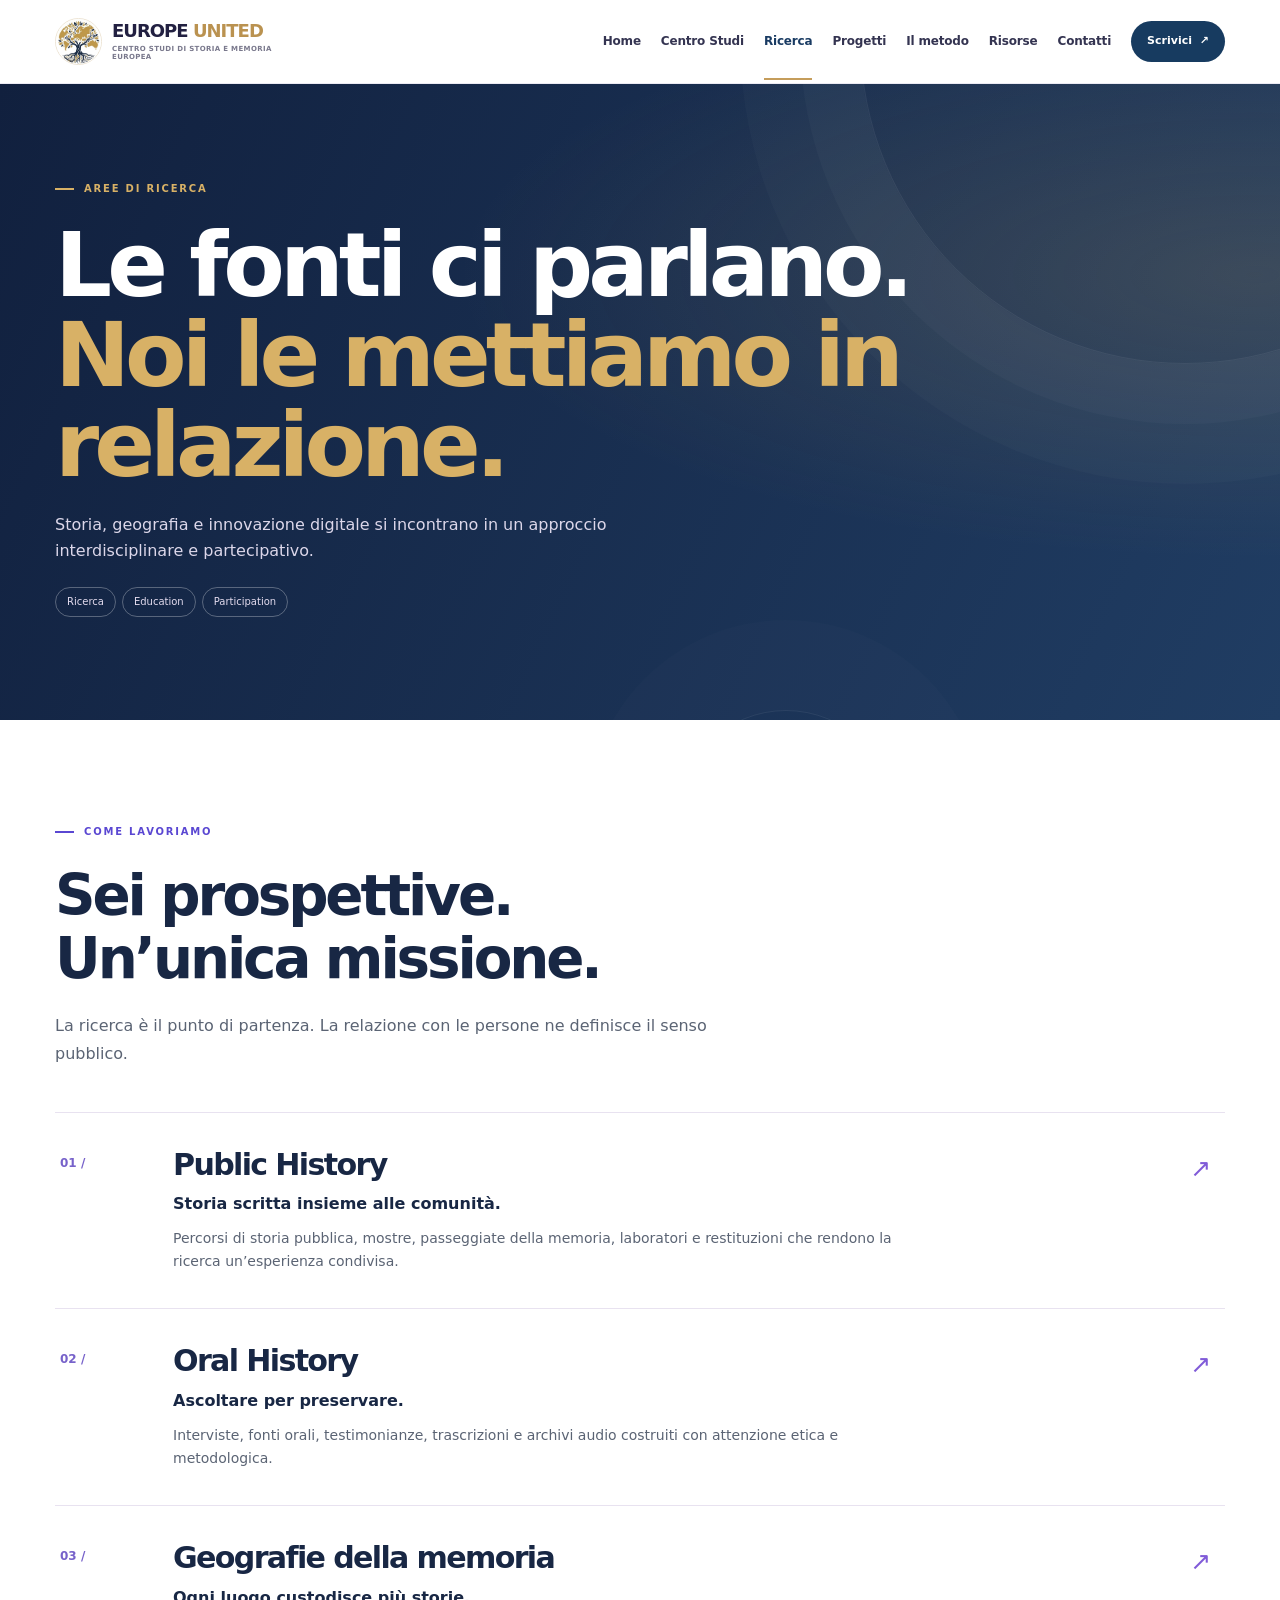
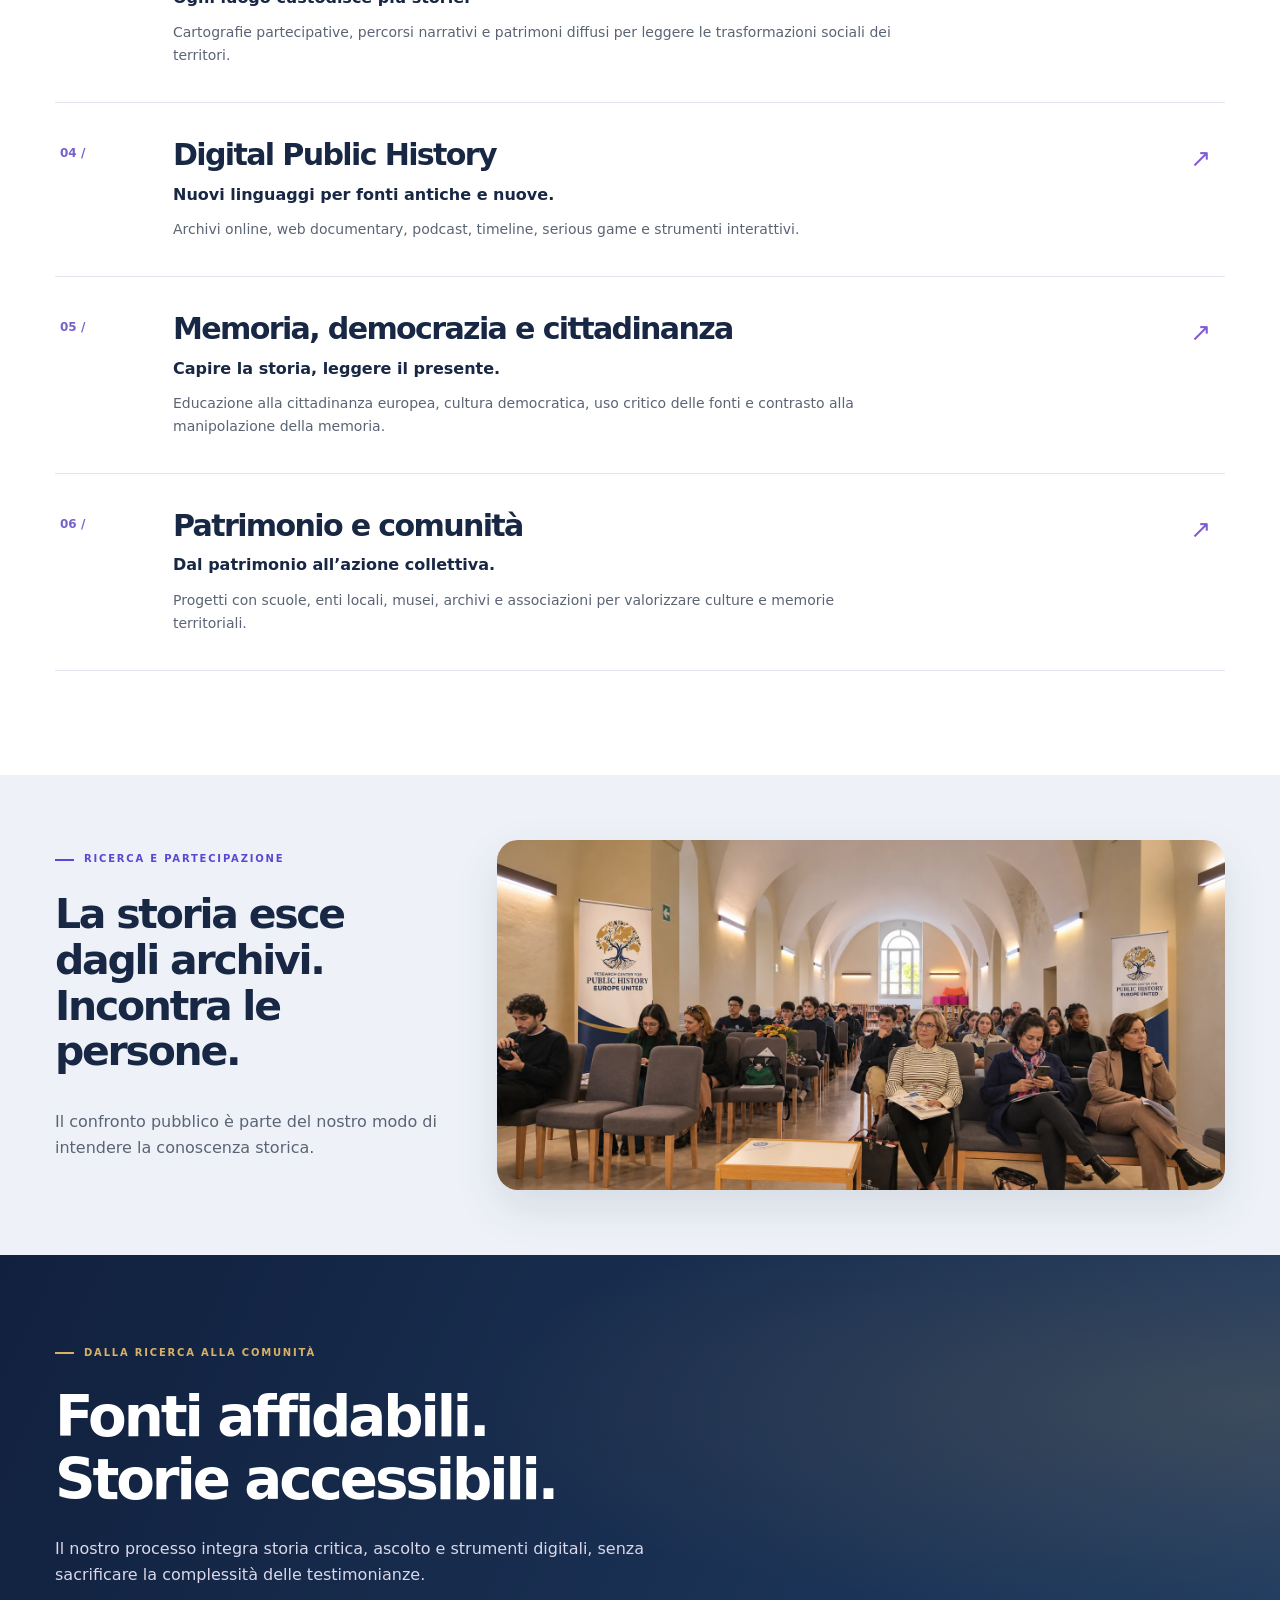
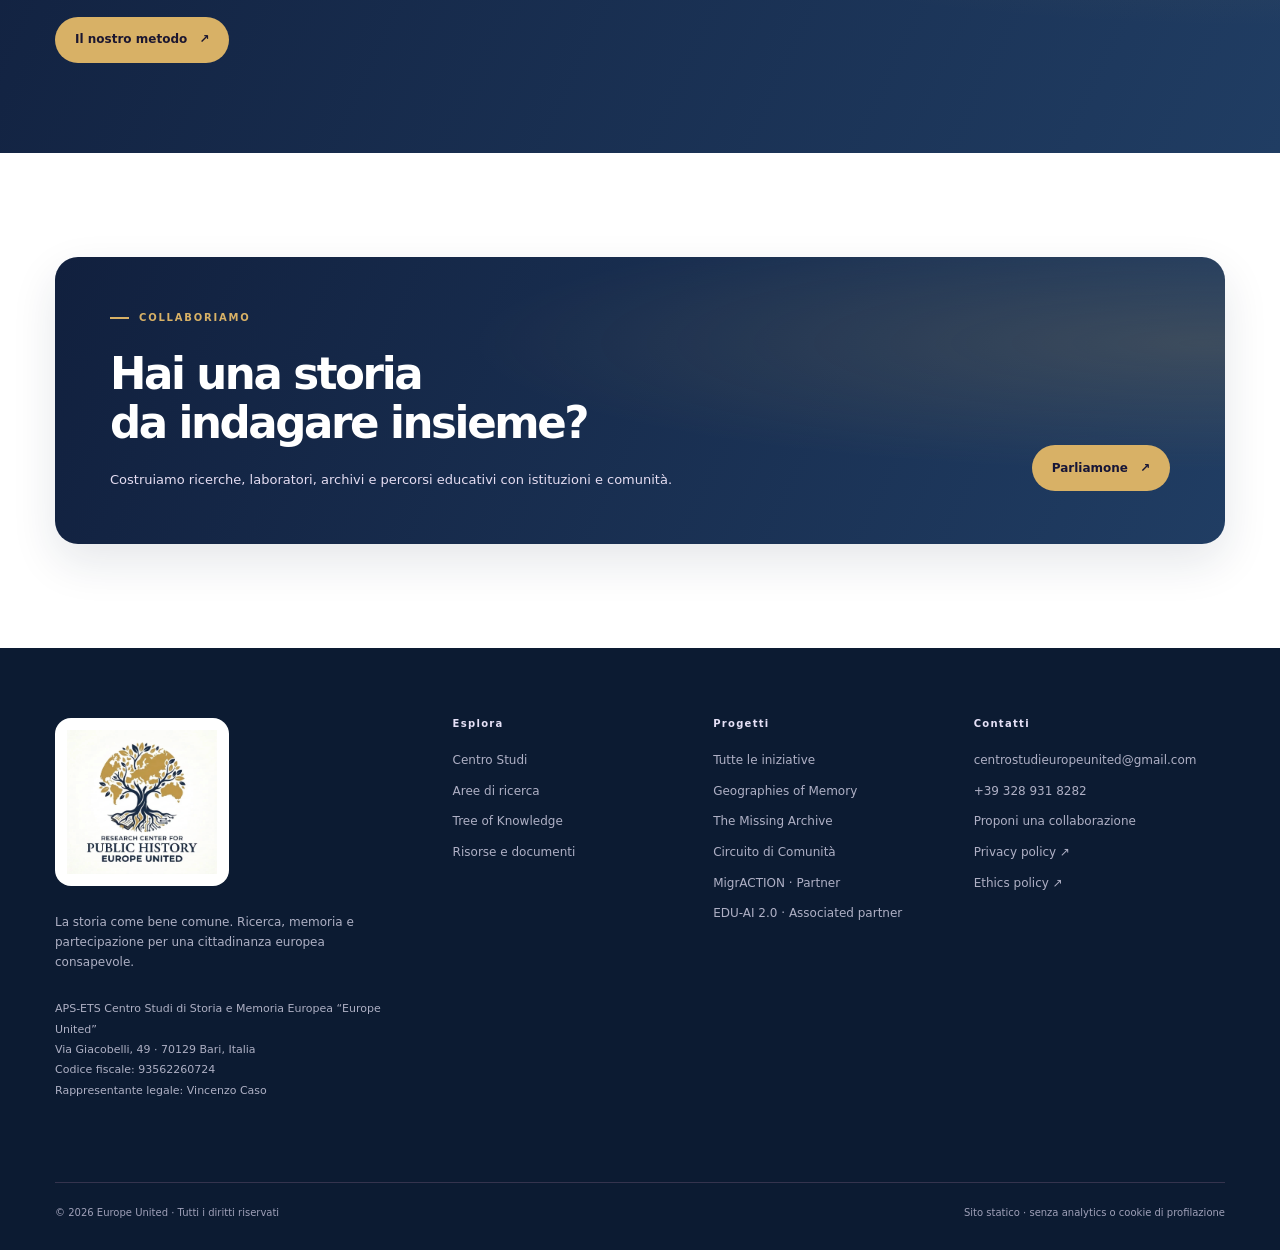
<file: ricerca.html>
<!DOCTYPE html>
<html lang="it"><head><meta charset="utf-8"/><meta content="width=device-width,initial-scale=1" name="viewport"/><meta content="#101736" name="theme-color"/><meta content="Public History, storia orale, digital history e geografie della memoria" name="description"/><meta content="Aree di ricerca — Europe United" property="og:title"/><meta content="Public History, storia orale, digital history e geografie della memoria" property="og:description"/><meta content="website" property="og:type"/><meta content="logo-ufficiale-europe-united.jpg" property="og:image"/><link href="https://www.centrostudieuropeunited.eu/ricerca.html" rel="canonical"/><link href="style.css?v=2.1" rel="stylesheet"/><title>Aree di ricerca | Europe United</title><link href="favicon-europe-united.png" rel="icon" type="image/png"/></head><body class="page-ricerca"><a class="skip" href="#main">Vai al contenuto</a><header class="header" id="top"><div class="wrap nav"><a aria-label="Europe United homepage" class="brand" href="index.html"><img alt="" class="logo-emblem" height="50" src="emblema-europe-united.png" width="50"/><span class="brand-lockup"><span class="brand-text">EUROPE <span>UNITED</span></span><small>Centro Studi di Storia e Memoria Europea</small></span></a><nav aria-label="Navigazione principale" class="desktop-nav"><a href="index.html">Home</a><a href="centro-studi.html">Centro Studi</a><a aria-current="page" href="ricerca.html">Ricerca</a><a href="progetti.html">Progetti</a><a href="metodo.html">Il metodo</a><a href="risorse.html">Risorse</a><a href="contatti.html">Contatti</a></nav><div class="nav-tools"><a class="nav-cta" href="contatti.html">Scrivici <span>↗</span></a><button aria-controls="mobile-menu" aria-expanded="false" aria-label="Apri il menu" class="menu-btn" type="button"><span></span><span></span><span></span></button></div></div><nav aria-label="Menu mobile" class="mobile-menu" hidden="" id="mobile-menu"><a href="index.html">Home</a><a href="centro-studi.html">Centro Studi</a><a href="ricerca.html">Ricerca</a><a href="progetti.html">Progetti</a><a href="metodo.html">Il metodo</a><a href="risorse.html">Risorse</a><a href="contatti.html">Contatti</a></nav></header><main id="main"><section class="subhero"><div class="subhero-orbit orbit-a"></div><div class="subhero-orbit orbit-b"></div><div class="wrap subhero-inner"><div class="eyebrow"><span class="eyebrow-line"></span>AREE DI RICERCA</div><h1>Le fonti ci parlano.<br/><em>Noi le mettiamo in relazione.</em></h1><p>Storia, geografia e innovazione digitale si incontrano in un approccio interdisciplinare e partecipativo.</p><div class="pills"><span>Ricerca</span><span>Education</span><span>Participation</span></div></div></section><section class="wrap section-pad"><div class="section-head"><div class="eyebrow"><span class="eyebrow-line"></span>COME LAVORIAMO</div><h2>Sei prospettive.<br/>Un’unica missione.</h2><p class="lead">La ricerca è il punto di partenza. La relazione con le persone ne definisce il senso pubblico.</p></div><div class="research-list"><article class="research-row reveal"><div class="research-number">01 /</div><div><h3>Public History</h3><strong>Storia scritta insieme alle comunità.</strong><p>Percorsi di storia pubblica, mostre, passeggiate della memoria, laboratori e restituzioni che rendono la ricerca un’esperienza condivisa.</p></div><span aria-hidden="true" class="research-arrow">↗</span></article><article class="research-row reveal"><div class="research-number">02 /</div><div><h3>Oral History</h3><strong>Ascoltare per preservare.</strong><p>Interviste, fonti orali, testimonianze, trascrizioni e archivi audio costruiti con attenzione etica e metodologica.</p></div><span aria-hidden="true" class="research-arrow">↗</span></article><article class="research-row reveal"><div class="research-number">03 /</div><div><h3>Geografie della memoria</h3><strong>Ogni luogo custodisce più storie.</strong><p>Cartografie partecipative, percorsi narrativi e patrimoni diffusi per leggere le trasformazioni sociali dei territori.</p></div><span aria-hidden="true" class="research-arrow">↗</span></article><article class="research-row reveal"><div class="research-number">04 /</div><div><h3>Digital Public History</h3><strong>Nuovi linguaggi per fonti antiche e nuove.</strong><p>Archivi online, web documentary, podcast, timeline, serious game e strumenti interattivi.</p></div><span aria-hidden="true" class="research-arrow">↗</span></article><article class="research-row reveal"><div class="research-number">05 /</div><div><h3>Memoria, democrazia e cittadinanza</h3><strong>Capire la storia, leggere il presente.</strong><p>Educazione alla cittadinanza europea, cultura democratica, uso critico delle fonti e contrasto alla manipolazione della memoria.</p></div><span aria-hidden="true" class="research-arrow">↗</span></article><article class="research-row reveal"><div class="research-number">06 /</div><div><h3>Patrimonio e comunità</h3><strong>Dal patrimonio all’azione collettiva.</strong><p>Progetti con scuole, enti locali, musei, archivi e associazioni per valorizzare culture e memorie territoriali.</p></div><span aria-hidden="true" class="research-arrow">↗</span></article></div></section><section class="research-photo-band"><div class="wrap research-photo-inner"><div><div class="eyebrow"><span class="eyebrow-line"></span>RICERCA E PARTECIPAZIONE</div><h2>La storia esce dagli archivi.<br/>Incontra le persone.</h2><p>Il confronto pubblico è parte del nostro modo di intendere la conoscenza storica.</p></div><img alt="Partecipanti durante un incontro di Europe United" height="941" loading="lazy" src="evento-incontro.webp" width="1672"/></div></section><section class="method-band compact-method"><div class="wrap compact-method-inner"><div class="eyebrow"><span class="eyebrow-line"></span>DALLA RICERCA ALLA COMUNITÀ</div><h2>Fonti affidabili.<br/>Storie accessibili.</h2><p>Il nostro processo integra storia critica, ascolto e strumenti digitali, senza sacrificare la complessità delle testimonianze.</p><a class="btn btn-primary" href="metodo.html">Il nostro metodo <span aria-hidden="true">↗</span></a></div></section><section class="wrap section-pad"><div class="callout callout-dark"><div class="callout-copy"><div class="eyebrow"><span class="eyebrow-line"></span>COLLABORIAMO</div><h2>Hai una storia<br/>da indagare insieme?</h2><p>Costruiamo ricerche, laboratori, archivi e percorsi educativi con istituzioni e comunità.</p></div><a class="btn btn-primary" href="contatti.html">Parliamone <span aria-hidden="true">↗</span></a></div></section></main><footer class="footer"><div class="wrap"><div class="footer-top"><div class="footer-about"><a aria-label="Europe United — homepage" class="brand brand-footer" href="index.html"><img alt="Logo ufficiale del Research Center for Public History – Europe United" class="footer-official-logo" height="187" src="logo-ufficiale-europe-united.webp" width="194"/></a><p>La storia come bene comune. Ricerca, memoria e partecipazione per una cittadinanza europea consapevole.</p><p class="legal">APS-ETS Centro Studi di Storia e Memoria Europea “Europe United”<br/>Via Giacobelli, 49 · 70129 Bari, Italia<br/>Codice fiscale: 93562260724<br/>Rappresentante legale: Vincenzo Caso</p></div><div><h4>Esplora</h4><a href="centro-studi.html">Centro Studi</a><a href="ricerca.html">Aree di ricerca</a><a href="metodo.html">Tree of Knowledge</a><a href="risorse.html">Risorse e documenti</a></div><div><h4>Progetti</h4><a href="progetti.html">Tutte le iniziative</a><a href="geografie-della-memoria.html">Geographies of Memory</a><a href="the-missing-archive.html">The Missing Archive</a><a href="circuito-di-comunita.html">Circuito di Comunità</a><a href="migraction.html">MigrACTION · Partner</a><a href="edu-ai-2-0.html">EDU-AI 2.0 · Associated partner</a></div><div><h4>Contatti</h4><a href="mailto:centrostudieuropeunited@gmail.com">centrostudieuropeunited@gmail.com</a><a href="tel:+393289318282">+39 328 931 8282</a><a href="contatti.html">Proponi una collaborazione</a><a href="https://drive.google.com/file/d/1weFDcxnpTUe4S-KqmKsupz9_xfc2zkfc/view?usp=sharing" rel="noopener noreferrer" target="_blank">Privacy policy ↗</a><a href="https://drive.google.com/file/d/15YGdYE7dmvOxnIXNmNFYCHbUGpnABIF7/view?usp=sharing" rel="noopener noreferrer" target="_blank">Ethics policy ↗</a></div></div><div class="footer-bottom"><span>© 2026 Europe United · Tutti i diritti riservati</span><span>Sito statico · senza analytics o cookie di profilazione</span></div></div></footer><script defer="" src="site.js?v=2.0"></script></body></html>
</file>
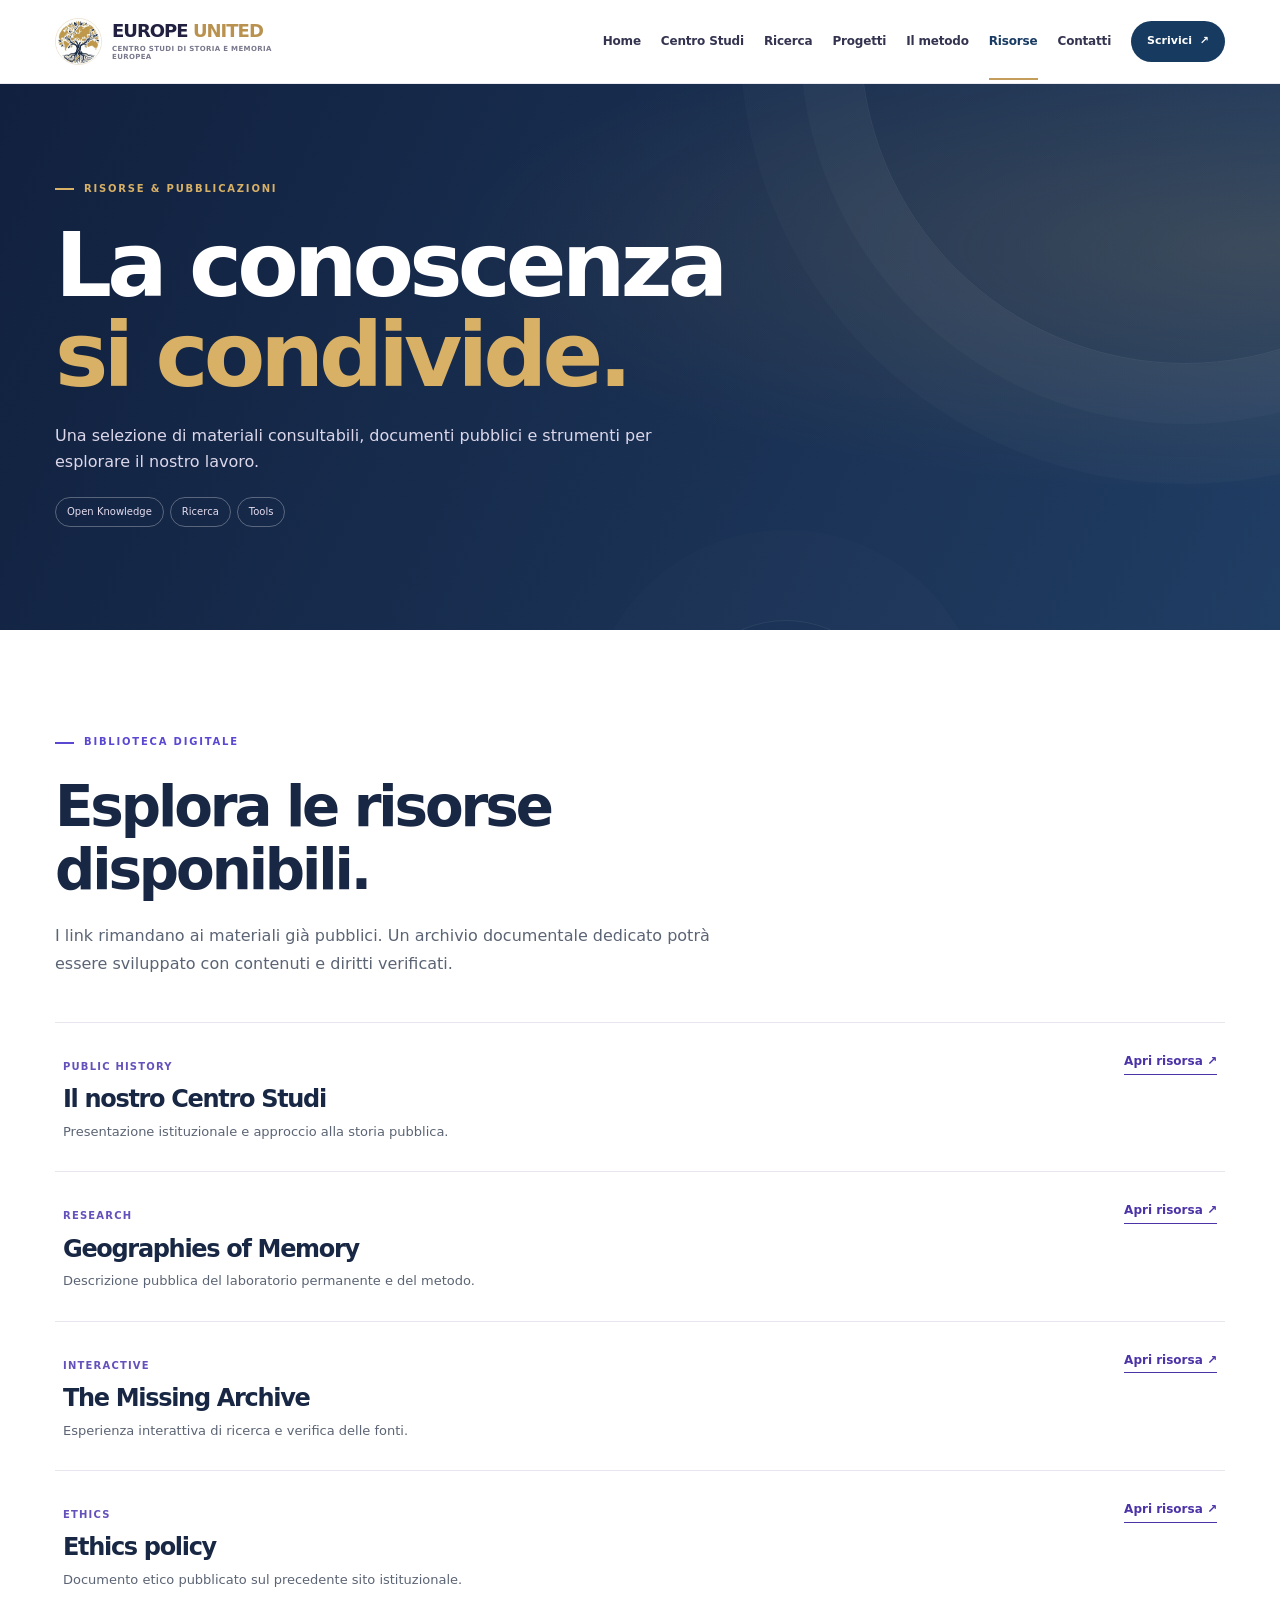
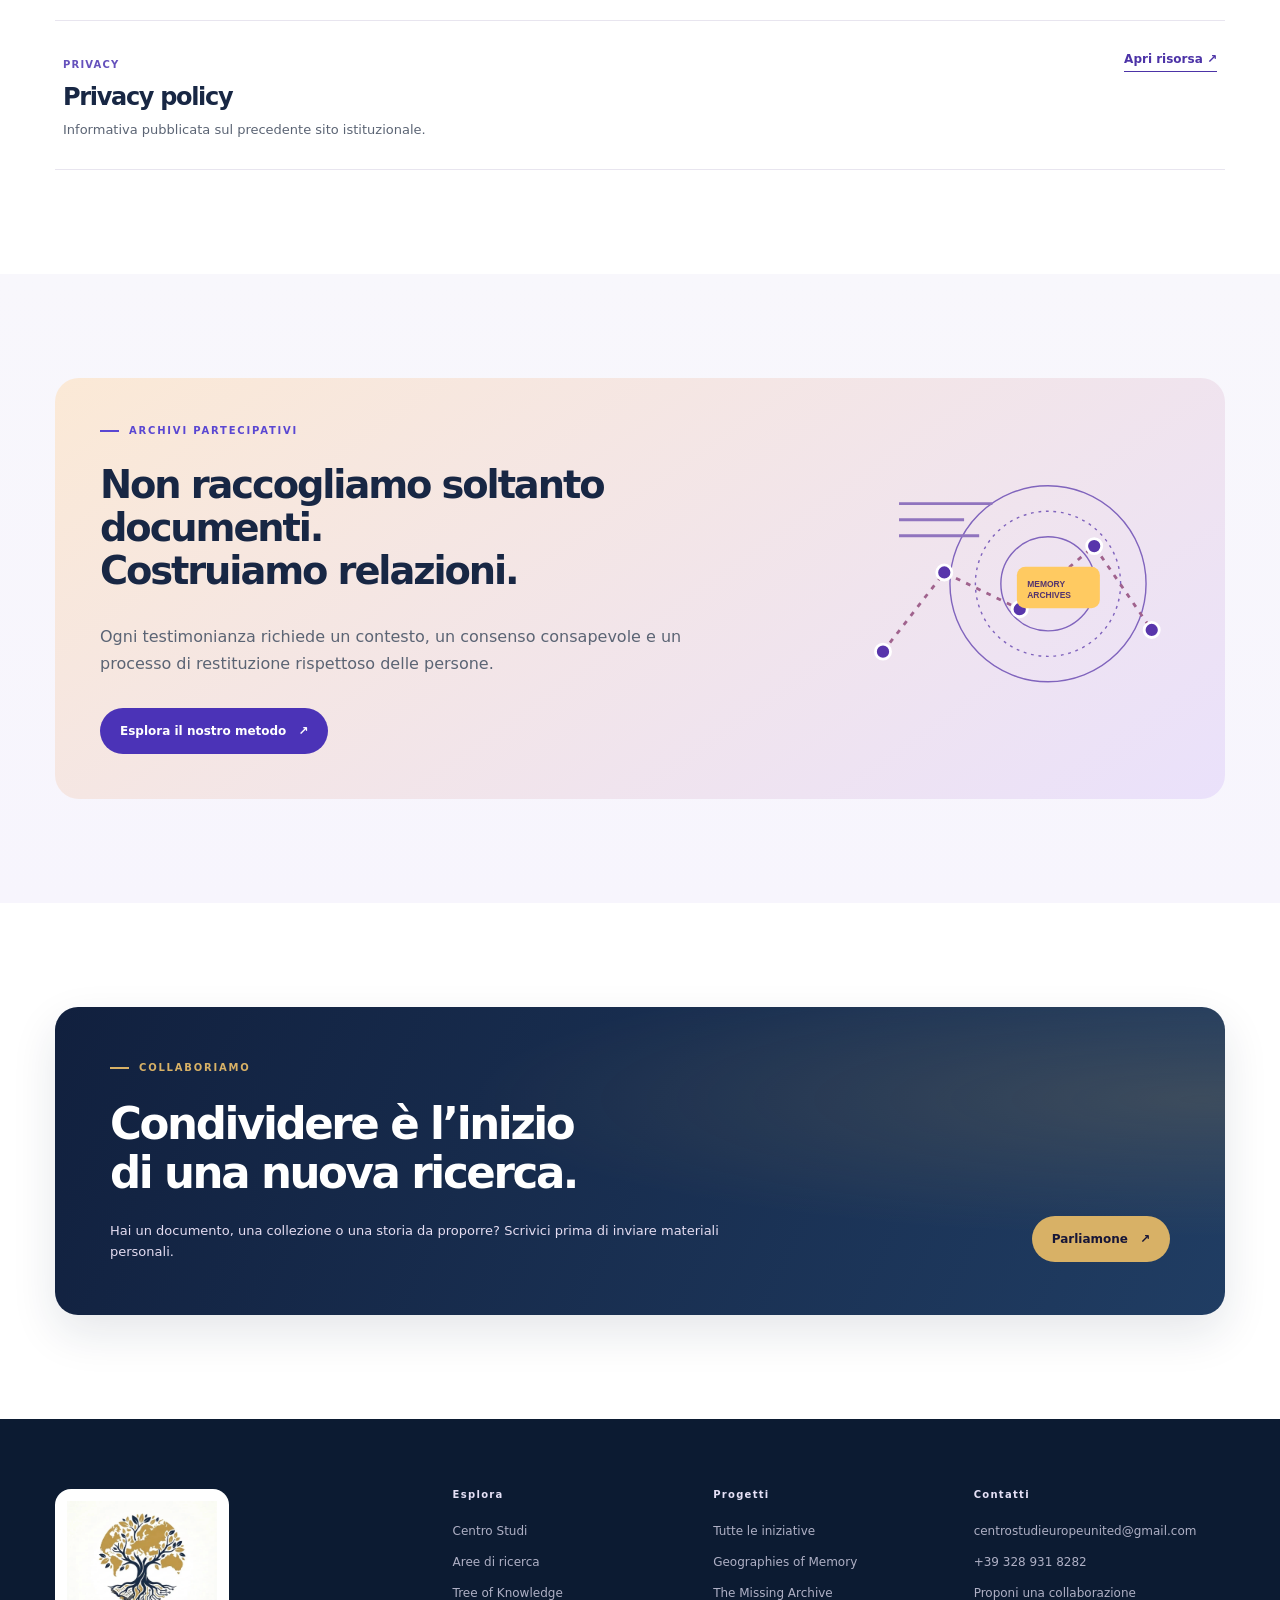
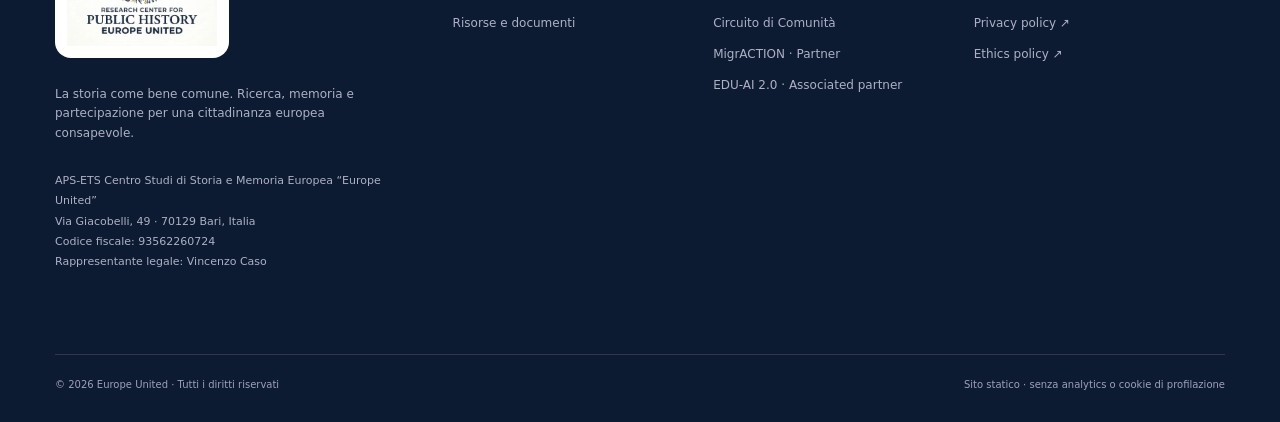
<file: risorse.html>
<!DOCTYPE html>
<html lang="it"><head><meta charset="utf-8"/><meta content="width=device-width,initial-scale=1" name="viewport"/><meta content="#101736" name="theme-color"/><meta content="Materiali di ricerca e documenti pubblici di Europe United" name="description"/><meta content="Risorse e documenti — Europe United" property="og:title"/><meta content="Materiali di ricerca e documenti pubblici di Europe United" property="og:description"/><meta content="website" property="og:type"/><meta content="logo-ufficiale-europe-united.jpg" property="og:image"/><link href="https://www.centrostudieuropeunited.eu/risorse.html" rel="canonical"/><link href="style.css?v=2.1" rel="stylesheet"/><title>Risorse e documenti | Europe United</title><link href="favicon-europe-united.png" rel="icon" type="image/png"/></head><body class="page-risorse"><a class="skip" href="#main">Vai al contenuto</a><header class="header" id="top"><div class="wrap nav"><a aria-label="Europe United homepage" class="brand" href="index.html"><img alt="" class="logo-emblem" height="50" src="emblema-europe-united.png" width="50"/><span class="brand-lockup"><span class="brand-text">EUROPE <span>UNITED</span></span><small>Centro Studi di Storia e Memoria Europea</small></span></a><nav aria-label="Navigazione principale" class="desktop-nav"><a href="index.html">Home</a><a href="centro-studi.html">Centro Studi</a><a href="ricerca.html">Ricerca</a><a href="progetti.html">Progetti</a><a href="metodo.html">Il metodo</a><a aria-current="page" href="risorse.html">Risorse</a><a href="contatti.html">Contatti</a></nav><div class="nav-tools"><a class="nav-cta" href="contatti.html">Scrivici <span>↗</span></a><button aria-controls="mobile-menu" aria-expanded="false" aria-label="Apri il menu" class="menu-btn" type="button"><span></span><span></span><span></span></button></div></div><nav aria-label="Menu mobile" class="mobile-menu" hidden="" id="mobile-menu"><a href="index.html">Home</a><a href="centro-studi.html">Centro Studi</a><a href="ricerca.html">Ricerca</a><a href="progetti.html">Progetti</a><a href="metodo.html">Il metodo</a><a href="risorse.html">Risorse</a><a href="contatti.html">Contatti</a></nav></header><main id="main"><section class="subhero"><div class="subhero-orbit orbit-a"></div><div class="subhero-orbit orbit-b"></div><div class="wrap subhero-inner"><div class="eyebrow"><span class="eyebrow-line"></span>RISORSE &amp; PUBBLICAZIONI</div><h1>La conoscenza<br/><em>si condivide.</em></h1><p>Una selezione di materiali consultabili, documenti pubblici e strumenti per esplorare il nostro lavoro.</p><div class="pills"><span>Open Knowledge</span><span>Ricerca</span><span>Tools</span></div></div></section><section class="wrap section-pad"><div class="section-head"><div class="eyebrow"><span class="eyebrow-line"></span>BIBLIOTECA DIGITALE</div><h2>Esplora le risorse disponibili.</h2><p class="lead">I link rimandano ai materiali già pubblici. Un archivio documentale dedicato potrà essere sviluppato con contenuti e diritti verificati.</p></div><div class="resource-list"><article class="resource-row"><div><small>PUBLIC HISTORY</small><h3>Il nostro Centro Studi</h3><p>Presentazione istituzionale e approccio alla storia pubblica.</p></div><a class="text-link" href="https://sites.google.com/cultum.org/europeunited/home-page" rel="noopener noreferrer" target="_blank">Apri risorsa <span aria-hidden="true">↗</span></a></article><article class="resource-row"><div><small>RESEARCH</small><h3>Geographies of Memory</h3><p>Descrizione pubblica del laboratorio permanente e del metodo.</p></div><a class="text-link" href="https://sites.google.com/cultum.org/europeunited/projects/geographies-of-memory" rel="noopener noreferrer" target="_blank">Apri risorsa <span aria-hidden="true">↗</span></a></article><article class="resource-row"><div><small>INTERACTIVE</small><h3>The Missing Archive</h3><p>Esperienza interattiva di ricerca e verifica delle fonti.</p></div><a class="text-link" href="https://centrostudieuropeunited-source.github.io/themissingarchive/" rel="noopener noreferrer" target="_blank">Apri risorsa <span aria-hidden="true">↗</span></a></article><article class="resource-row"><div><small>ETHICS</small><h3>Ethics policy</h3><p>Documento etico pubblicato sul precedente sito istituzionale.</p></div><a class="text-link" href="https://drive.google.com/file/d/15YGdYE7dmvOxnIXNmNFYCHbUGpnABIF7/view?usp=sharing" rel="noopener noreferrer" target="_blank">Apri risorsa <span aria-hidden="true">↗</span></a></article><article class="resource-row"><div><small>PRIVACY</small><h3>Privacy policy</h3><p>Informativa pubblicata sul precedente sito istituzionale.</p></div><a class="text-link" href="https://drive.google.com/file/d/1weFDcxnpTUe4S-KqmKsupz9_xfc2zkfc/view?usp=sharing" rel="noopener noreferrer" target="_blank">Apri risorsa <span aria-hidden="true">↗</span></a></article></div></section><section class="section-soft section-pad"><div class="wrap"><div class="archive-panel"><div><div class="eyebrow"><span class="eyebrow-line"></span>ARCHIVI PARTECIPATIVI</div><h2>Non raccogliamo soltanto documenti.<br/>Costruiamo relazioni.</h2><p>Ogni testimonianza richiede un contesto, un consenso consapevole e un processo di restituzione rispettoso delle persone.</p><a class="btn btn-primary" href="metodo.html">Esplora il nostro metodo <span aria-hidden="true">↗</span></a></div><img alt="" height="260" src="archival-lines.svg" width="350"/></div></div></section><section class="wrap section-pad"><div class="callout callout-dark"><div class="callout-copy"><div class="eyebrow"><span class="eyebrow-line"></span>COLLABORIAMO</div><h2>Condividere è l’inizio<br/>di una nuova ricerca.</h2><p>Hai un documento, una collezione o una storia da proporre? Scrivici prima di inviare materiali personali.</p></div><a class="btn btn-primary" href="contatti.html">Parliamone <span aria-hidden="true">↗</span></a></div></section></main><footer class="footer"><div class="wrap"><div class="footer-top"><div class="footer-about"><a aria-label="Europe United — homepage" class="brand brand-footer" href="index.html"><img alt="Logo ufficiale del Research Center for Public History – Europe United" class="footer-official-logo" height="187" src="logo-ufficiale-europe-united.webp" width="194"/></a><p>La storia come bene comune. Ricerca, memoria e partecipazione per una cittadinanza europea consapevole.</p><p class="legal">APS-ETS Centro Studi di Storia e Memoria Europea “Europe United”<br/>Via Giacobelli, 49 · 70129 Bari, Italia<br/>Codice fiscale: 93562260724<br/>Rappresentante legale: Vincenzo Caso</p></div><div><h4>Esplora</h4><a href="centro-studi.html">Centro Studi</a><a href="ricerca.html">Aree di ricerca</a><a href="metodo.html">Tree of Knowledge</a><a href="risorse.html">Risorse e documenti</a></div><div><h4>Progetti</h4><a href="progetti.html">Tutte le iniziative</a><a href="geografie-della-memoria.html">Geographies of Memory</a><a href="the-missing-archive.html">The Missing Archive</a><a href="circuito-di-comunita.html">Circuito di Comunità</a><a href="migraction.html">MigrACTION · Partner</a><a href="edu-ai-2-0.html">EDU-AI 2.0 · Associated partner</a></div><div><h4>Contatti</h4><a href="mailto:centrostudieuropeunited@gmail.com">centrostudieuropeunited@gmail.com</a><a href="tel:+393289318282">+39 328 931 8282</a><a href="contatti.html">Proponi una collaborazione</a><a href="https://drive.google.com/file/d/1weFDcxnpTUe4S-KqmKsupz9_xfc2zkfc/view?usp=sharing" rel="noopener noreferrer" target="_blank">Privacy policy ↗</a><a href="https://drive.google.com/file/d/15YGdYE7dmvOxnIXNmNFYCHbUGpnABIF7/view?usp=sharing" rel="noopener noreferrer" target="_blank">Ethics policy ↗</a></div></div><div class="footer-bottom"><span>© 2026 Europe United · Tutti i diritti riservati</span><span>Sito statico · senza analytics o cookie di profilazione</span></div></div></footer><script defer="" src="site.js?v=2.0"></script></body></html>
</file>
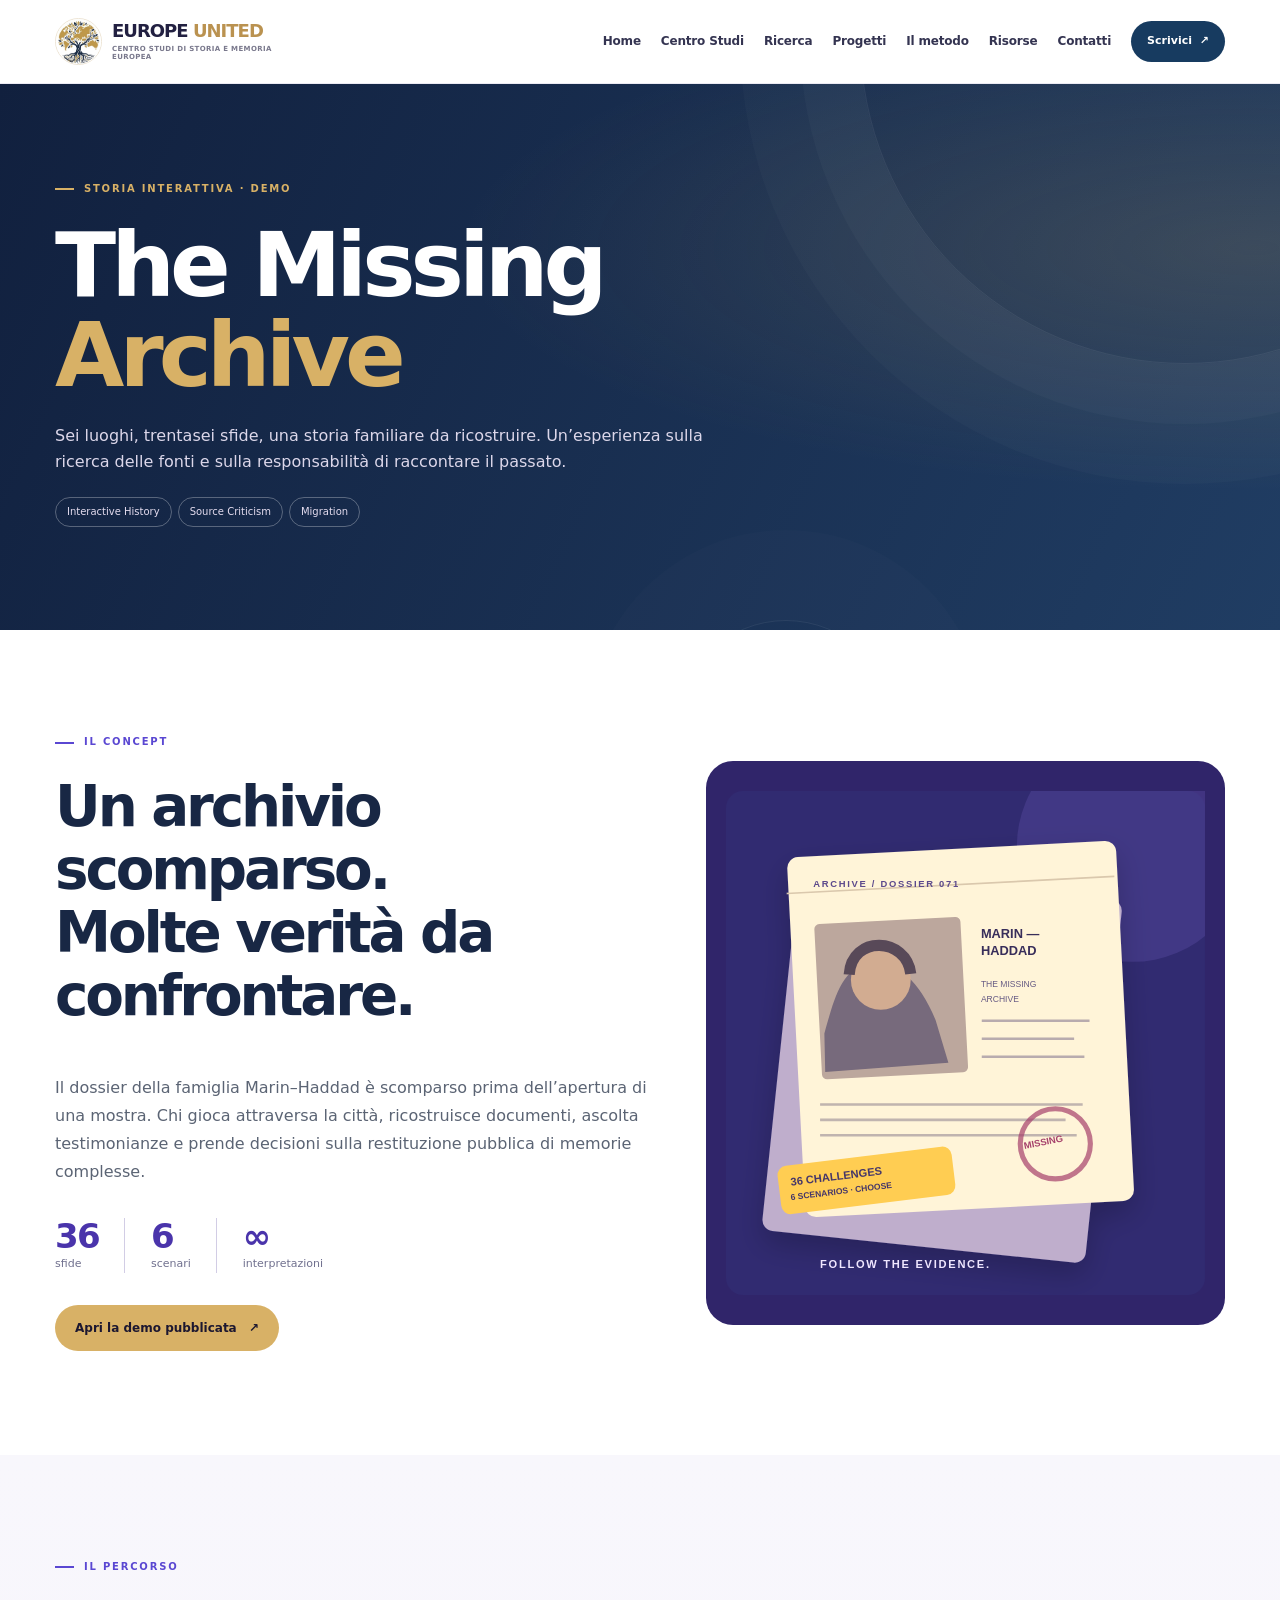
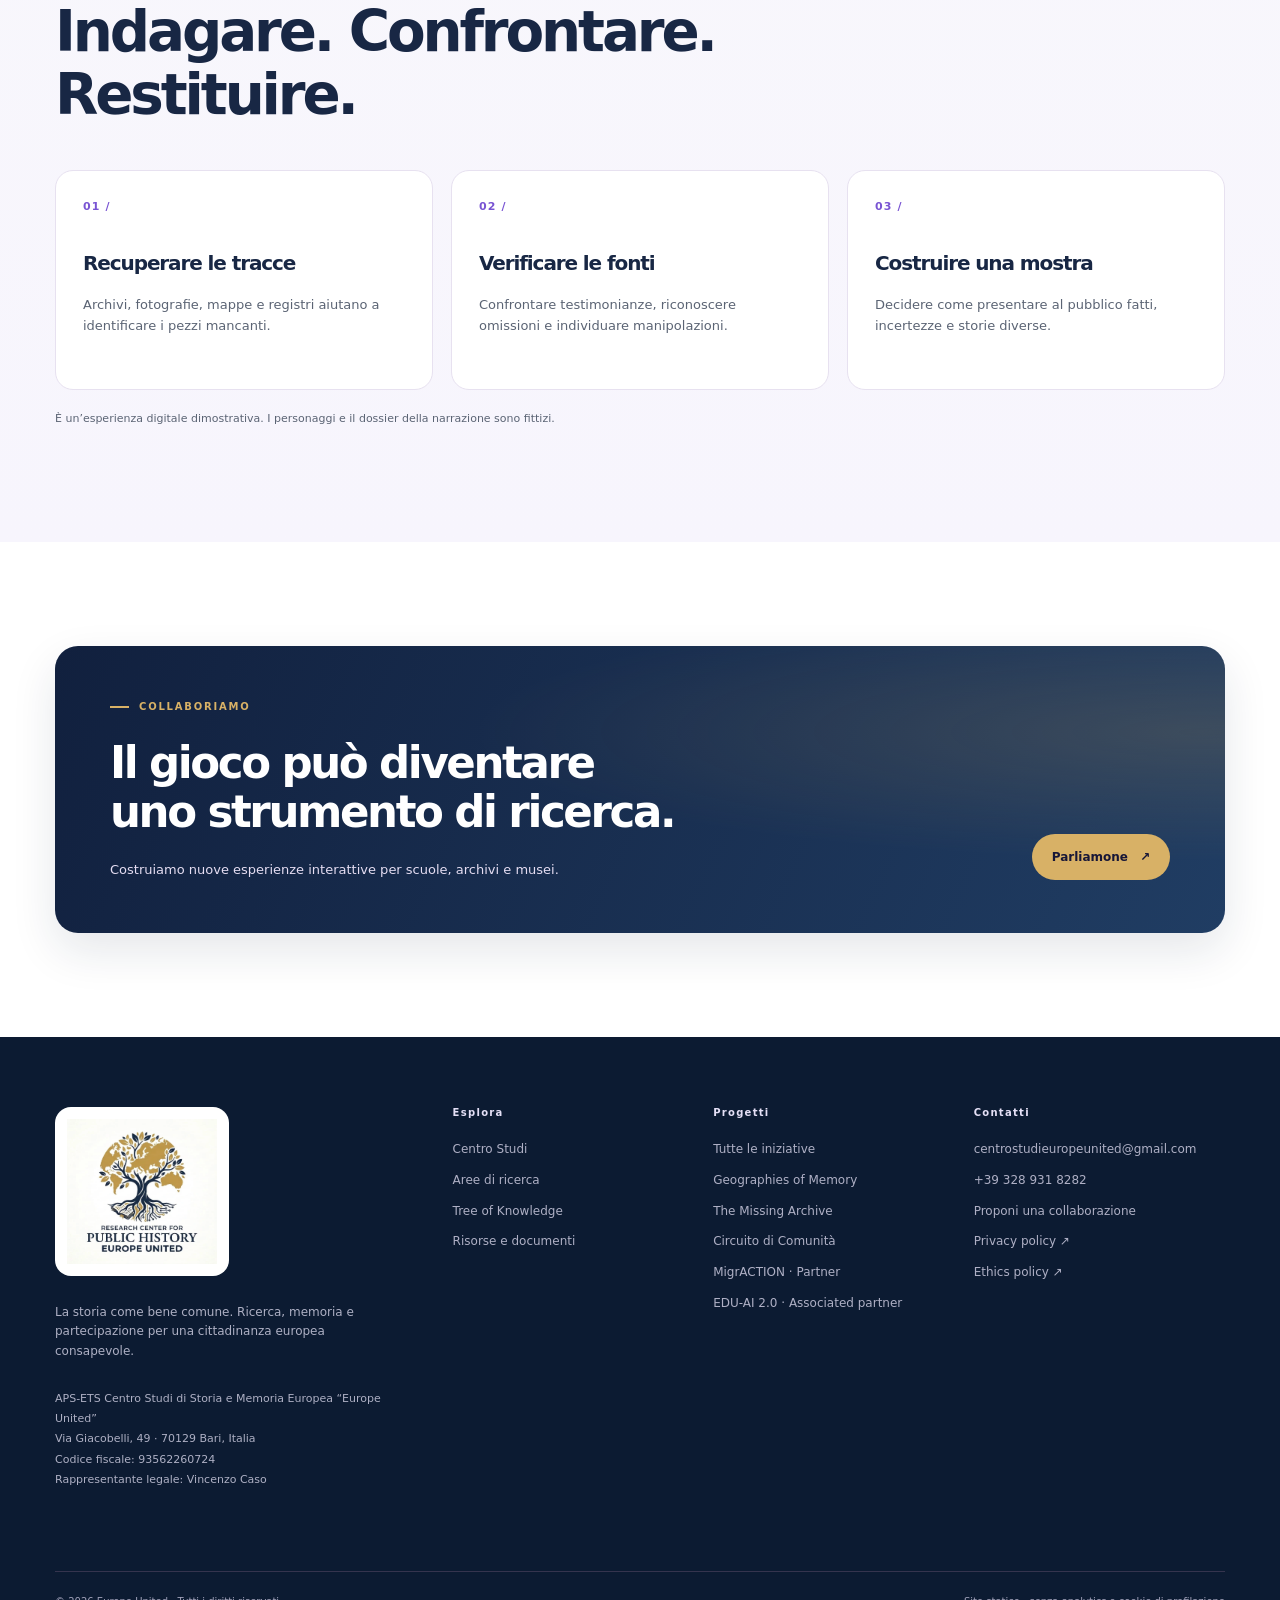
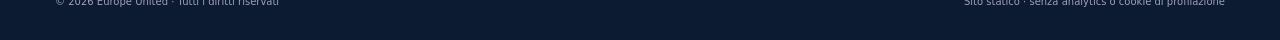
<file: the-missing-archive.html>
<!DOCTYPE html>
<html lang="it"><head><meta charset="utf-8"/><meta content="width=device-width,initial-scale=1" name="viewport"/><meta content="#101736" name="theme-color"/><meta content="Gioco di ricerca storica e verifica delle fonti" name="description"/><meta content="The Missing Archive — Europe United" property="og:title"/><meta content="Gioco di ricerca storica e verifica delle fonti" property="og:description"/><meta content="website" property="og:type"/><meta content="logo-ufficiale-europe-united.jpg" property="og:image"/><link href="https://www.centrostudieuropeunited.eu/the-missing-archive.html" rel="canonical"/><link href="style.css?v=2.1" rel="stylesheet"/><title>The Missing Archive | Europe United</title><link href="favicon-europe-united.png" rel="icon" type="image/png"/></head><body class="page-the-missing-archive"><a class="skip" href="#main">Vai al contenuto</a><header class="header" id="top"><div class="wrap nav"><a aria-label="Europe United homepage" class="brand" href="index.html"><img alt="" class="logo-emblem" height="50" src="emblema-europe-united.png" width="50"/><span class="brand-lockup"><span class="brand-text">EUROPE <span>UNITED</span></span><small>Centro Studi di Storia e Memoria Europea</small></span></a><nav aria-label="Navigazione principale" class="desktop-nav"><a href="index.html">Home</a><a href="centro-studi.html">Centro Studi</a><a href="ricerca.html">Ricerca</a><a href="progetti.html">Progetti</a><a href="metodo.html">Il metodo</a><a href="risorse.html">Risorse</a><a href="contatti.html">Contatti</a></nav><div class="nav-tools"><a class="nav-cta" href="contatti.html">Scrivici <span>↗</span></a><button aria-controls="mobile-menu" aria-expanded="false" aria-label="Apri il menu" class="menu-btn" type="button"><span></span><span></span><span></span></button></div></div><nav aria-label="Menu mobile" class="mobile-menu" hidden="" id="mobile-menu"><a href="index.html">Home</a><a href="centro-studi.html">Centro Studi</a><a href="ricerca.html">Ricerca</a><a href="progetti.html">Progetti</a><a href="metodo.html">Il metodo</a><a href="risorse.html">Risorse</a><a href="contatti.html">Contatti</a></nav></header><main id="main"><section class="subhero"><div class="subhero-orbit orbit-a"></div><div class="subhero-orbit orbit-b"></div><div class="wrap subhero-inner"><div class="eyebrow"><span class="eyebrow-line"></span>STORIA INTERATTIVA · DEMO</div><h1>The Missing<br/><em>Archive</em></h1><p>Sei luoghi, trentasei sfide, una storia familiare da ricostruire. Un’esperienza sulla ricerca delle fonti e sulla responsabilità di raccontare il passato.</p><div class="pills"><span>Interactive History</span><span>Source Criticism</span><span>Migration</span></div></div></section><section class="wrap section-pad"><div class="missing-hero-grid"><div><div class="eyebrow"><span class="eyebrow-line"></span>IL CONCEPT</div><h2>Un archivio scomparso.<br/>Molte verità da confrontare.</h2><p class="lead">Il dossier della famiglia Marin–Haddad è scomparso prima dell’apertura di una mostra. Chi gioca attraversa la città, ricostruisce documenti, ascolta testimonianze e prende decisioni sulla restituzione pubblica di memorie complesse.</p><div class="mini-stats"><div><strong>36</strong><span>sfide</span></div><div><strong>6</strong><span>scenari</span></div><div><strong>∞</strong><span>interpretazioni</span></div></div><a class="btn btn-primary" href="https://centrostudieuropeunited-source.github.io/themissingarchive/" rel="noopener noreferrer" target="_blank">Apri la demo pubblicata <span aria-hidden="true">↗</span></a></div><div class="missing-display"><img alt="Illustrazione del dossier dell’archivio e di frammenti di documenti" height="590" src="missing-archive.svg" width="560"/></div></div></section><section class="section-soft section-pad"><div class="wrap"><div class="section-head"><div class="eyebrow"><span class="eyebrow-line"></span>IL PERCORSO</div><h2>Indagare. Confrontare.<br/>Restituire.</h2></div><div class="three-columns"><article class="number-card"><span>01 /</span><h3>Recuperare le tracce</h3><p>Archivi, fotografie, mappe e registri aiutano a identificare i pezzi mancanti.</p></article><article class="number-card"><span>02 /</span><h3>Verificare le fonti</h3><p>Confrontare testimonianze, riconoscere omissioni e individuare manipolazioni.</p></article><article class="number-card"><span>03 /</span><h3>Costruire una mostra</h3><p>Decidere come presentare al pubblico fatti, incertezze e storie diverse.</p></article></div><p class="small-muted">È un’esperienza digitale dimostrativa. I personaggi e il dossier della narrazione sono fittizi.</p></div></section><section class="wrap section-pad"><div class="callout callout-dark"><div class="callout-copy"><div class="eyebrow"><span class="eyebrow-line"></span>COLLABORIAMO</div><h2>Il gioco può diventare<br/>uno strumento di ricerca.</h2><p>Costruiamo nuove esperienze interattive per scuole, archivi e musei.</p></div><a class="btn btn-primary" href="contatti.html">Parliamone <span aria-hidden="true">↗</span></a></div></section></main><footer class="footer"><div class="wrap"><div class="footer-top"><div class="footer-about"><a aria-label="Europe United — homepage" class="brand brand-footer" href="index.html"><img alt="Logo ufficiale del Research Center for Public History – Europe United" class="footer-official-logo" height="187" src="logo-ufficiale-europe-united.webp" width="194"/></a><p>La storia come bene comune. Ricerca, memoria e partecipazione per una cittadinanza europea consapevole.</p><p class="legal">APS-ETS Centro Studi di Storia e Memoria Europea “Europe United”<br/>Via Giacobelli, 49 · 70129 Bari, Italia<br/>Codice fiscale: 93562260724<br/>Rappresentante legale: Vincenzo Caso</p></div><div><h4>Esplora</h4><a href="centro-studi.html">Centro Studi</a><a href="ricerca.html">Aree di ricerca</a><a href="metodo.html">Tree of Knowledge</a><a href="risorse.html">Risorse e documenti</a></div><div><h4>Progetti</h4><a href="progetti.html">Tutte le iniziative</a><a href="geografie-della-memoria.html">Geographies of Memory</a><a href="the-missing-archive.html">The Missing Archive</a><a href="circuito-di-comunita.html">Circuito di Comunità</a><a href="migraction.html">MigrACTION · Partner</a><a href="edu-ai-2-0.html">EDU-AI 2.0 · Associated partner</a></div><div><h4>Contatti</h4><a href="mailto:centrostudieuropeunited@gmail.com">centrostudieuropeunited@gmail.com</a><a href="tel:+393289318282">+39 328 931 8282</a><a href="contatti.html">Proponi una collaborazione</a><a href="https://drive.google.com/file/d/1weFDcxnpTUe4S-KqmKsupz9_xfc2zkfc/view?usp=sharing" rel="noopener noreferrer" target="_blank">Privacy policy ↗</a><a href="https://drive.google.com/file/d/15YGdYE7dmvOxnIXNmNFYCHbUGpnABIF7/view?usp=sharing" rel="noopener noreferrer" target="_blank">Ethics policy ↗</a></div></div><div class="footer-bottom"><span>© 2026 Europe United · Tutti i diritti riservati</span><span>Sito statico · senza analytics o cookie di profilazione</span></div></div></footer><script defer="" src="site.js?v=2.0"></script></body></html>
</file>
<file: style.css>
:root{--navy:#101735;--deep:#171d47;--ink:#202144;--violet:#5043bf;--blue:#4f66ef;--gold:#ffcc4a;--orange:#f8a23d;--muted:#636783;--pale:#f7f7fc;--soft:#eff2ff;--line:#e5e4f1;--white:#fff;--shadow:0 18px 46px rgba(31,25,91,.105);--radius:22px}
*,*::before,*::after{box-sizing:border-box}html{scroll-behavior:smooth;scroll-padding-top:94px}body{margin:0;color:var(--ink);background:#fff;font-family:'Segoe UI',Inter,system-ui,-apple-system,BlinkMacSystemFont,Arial,sans-serif;font-size:16px;line-height:1.64;-webkit-font-smoothing:antialiased}a{color:inherit}a:hover{text-decoration:none}img{max-width:100%;height:auto}h1,h2,h3,h4,p{margin-top:0}h1,h2,h3,h4{font-weight:800;line-height:1.12;letter-spacing:-.055em}h1{font-size:clamp(3.5rem,7.5vw,7.1rem)}h2{font-size:clamp(2.3rem,4.4vw,4.35rem)}h3{font-size:clamp(1.12rem,1.5vw,1.35rem)}p{color:var(--muted)}::selection{background:#ffcc4a;color:#101735}:focus-visible{outline:3px solid var(--orange)!important;outline-offset:4px}.wrap{width:min(1170px,calc(100% - 52px));margin-inline:auto}.skip{position:fixed;top:-100px;left:12px;background:white;padding:10px;z-index:1200}.skip:focus{top:12px}.header{position:sticky;top:0;z-index:100;background:rgba(255,255,255,.96);border-bottom:1px solid #ebeaf3;backdrop-filter:blur(18px)}.nav{height:83px;display:flex;align-items:center;justify-content:space-between;gap:20px}.brand{display:flex;align-items:center;gap:10px;min-width:0;text-decoration:none}.brand-mark{position:relative;width:38px;height:38px;border-radius:11px;display:flex;align-items:center;justify-content:center;gap:0;transform:rotate(-5deg);background:linear-gradient(140deg,#3344ae,#7261ed);color:#fff;font-size:14px;font-weight:900;letter-spacing:-.17em;flex:none}.brand-mark-e,.brand-mark-u{position:relative;z-index:1}.brand-mark-u{color:var(--gold)}.brand-mark i{position:absolute;width:8px;height:8px;border-radius:50%;background:var(--gold);right:-3px;top:-4px;box-shadow:9px 10px 0 -2px #ffc94e,3px 23px 0 -3px #ffc94e}.brand-text{display:block;font-size:18px;line-height:1;font-weight:900;letter-spacing:-.055em;white-space:nowrap;color:#222041}.brand-text>span{color:#514cc1}.brand-lockup small,.brand-footer small{display:block;color:#79788c;font-size:8px;letter-spacing:.05em;text-transform:uppercase;font-weight:700;margin-top:5px;line-height:1.4}.desktop-nav{display:flex;align-items:center;gap:20px;margin-left:auto}.desktop-nav>a{text-decoration:none;font-size:12px;font-weight:750;letter-spacing:-.015em;color:#343451;white-space:nowrap;position:relative}.desktop-nav>a:hover,.desktop-nav>a[aria-current=page]{color:var(--violet)}.desktop-nav>a[aria-current=page]::after{content:'';height:2px;background:var(--violet);position:absolute;left:0;right:0;bottom:-29px}.nav-tools{display:flex;align-items:center;gap:12px}.lang-switch{display:flex;gap:5px;align-items:center;font-size:11px;color:#aaa}.lang-switch a{color:#9896ae;text-decoration:none;font-weight:800}.lang-switch a.active{color:#29214c}.nav-cta{border-radius:50px;background:#4a32b3;color:#fff;text-decoration:none;padding:11px 16px;font-size:11px;font-weight:800;white-space:nowrap}.nav-cta:hover{background:#261878}.nav-cta span{margin-left:4px}.menu-btn{display:none;border:1px solid #e1dfea;border-radius:10px;background:#fff;width:43px;height:43px;padding:11px;cursor:pointer}.menu-btn span{display:block;width:100%;height:2px;border-radius:2px;background:#1d1a46;margin:4px 0}.mobile-menu{padding:12px 26px 24px;background:#fff;border-top:1px solid #e5e1f0;box-shadow:0 20px 30px rgba(0,0,0,.08)}.mobile-menu[hidden]{display:none}.mobile-menu>a{display:block;padding:11px 6px;border-bottom:1px solid #eee;text-decoration:none;font-weight:750}.mobile-language{display:flex;gap:14px;margin-top:15px}.mobile-language a{font-size:12px;color:var(--violet);font-weight:800}
.eyebrow{font-size:10px;font-weight:900;letter-spacing:.18em;text-transform:uppercase;display:flex;gap:10px;align-items:center;color:#5a47d2;margin-bottom:24px}.eyebrow-line{display:inline-block;width:19px;height:2px;background:currentColor;flex:none}.hero .eyebrow,.subhero .eyebrow,.method-band .eyebrow,.callout-dark .eyebrow{color:var(--gold)}.hero{background:radial-gradient(ellipse at 90% 20%,rgba(115,74,178,.43),transparent 43%),radial-gradient(ellipse at 23% 80%,rgba(63,25,104,.48),transparent 50%),linear-gradient(112deg,#10112f 5%,#1a1551 65%,#3b1b71 100%);position:relative;overflow:hidden;color:#fff}.hero-glow{position:absolute;right:-240px;top:-340px;width:700px;height:700px;border:1px solid rgba(255,255,255,.08);border-radius:50%;box-shadow:0 0 0 95px rgba(255,255,255,.021),0 0 0 185px rgba(255,255,255,.014)}.hero-grid{min-height:625px;display:grid;grid-template-columns:51% 49%;align-items:center;gap:0;padding-top:65px;padding-bottom:68px}.hero-copy{position:relative;z-index:2}.hero h1{margin-bottom:25px;letter-spacing:-.08em;line-height:.94}.hero h1 em,.subhero h1 em,.method-band h2 em{font-style:normal;color:var(--gold)}.hero p{font-size:16px;color:#d4d1e4;line-height:1.65;max-width:500px;margin-bottom:31px}.hero-buttons{display:flex;gap:12px;flex-wrap:wrap}.btn{display:inline-flex;align-items:center;justify-content:center;gap:12px;padding:14px 20px;text-decoration:none;border:0;border-radius:50px;font-size:12px;font-weight:850;line-height:1.2;cursor:pointer;min-height:46px;text-align:center}.btn-primary{background:var(--gold);color:#1c1730}.btn-primary:hover{background:#ffb633;transform:translateY(-2px)}.btn-outline{border:1px solid rgba(255,255,255,.48);color:#fff;background:transparent}.btn-outline:hover{background:rgba(255,255,255,.1)}.hero-pills,.pills{display:flex;flex-wrap:wrap;gap:6px;margin-top:26px}.hero-pills span,.pills span{display:inline-block;color:#e4dcef;border:1px solid rgba(255,255,255,.29);padding:6px 11px;border-radius:50px;font-size:10px}.hero-indicator{display:flex;gap:6px;margin-top:30px}.hero-indicator i{width:22px;height:22px;border:2px solid white;border-radius:50%}.hero-indicator i:nth-child(2){background:#534ada}.hero-indicator i:nth-child(3){background:#a53fca}.hero-indicator i:nth-child(4){background:#ffbd40}.hero-visual{position:relative;align-self:center;margin-left:-18px;transform:rotate(-2deg)}.hero-visual>img{width:100%;filter:drop-shadow(0 30px 35px rgba(5,3,28,.25))}.float-label{position:absolute;z-index:2;background:#fff;color:#222249;border-radius:13px;box-shadow:0 16px 35px rgba(0,0,0,.21);font-size:11px;font-weight:800;padding:10px 15px;transform:rotate(6deg)}.float-one{right:-1%;top:13%;background:#ffcb45}.float-two{left:4%;bottom:11%;font-size:9px;display:flex;gap:9px;align-items:center}.float-two span{color:#785acf}.memory-strip{min-height:46px;display:flex;align-items:center;justify-content:space-evenly;gap:12px;flex-wrap:wrap;background:#fee6bd;border-bottom:1px solid #fae2bb;color:#242249;padding:10px 20px}.memory-strip>div{font-size:10px;font-weight:850;letter-spacing:.065em}.strip-sign{color:#7341b9;padding-right:9px}.section-pad{padding-top:104px;padding-bottom:104px}.section-head{max-width:775px;margin-bottom:44px}.section-head h2{margin-bottom:21px}.lead{font-size:16px;line-height:1.75;max-width:705px}.section-head .lead{margin:0}.statement-grid{display:grid;grid-template-columns:1.08fr .92fr;gap:55px;align-items:stretch}.statement-main{background:linear-gradient(145deg,#232061,#3e2b91);padding:48px;border-radius:25px;color:#fff;min-height:365px;position:relative;overflow:hidden}.statement-main::after{content:'';position:absolute;right:-60px;bottom:-110px;border:2px solid rgba(255,255,255,.1);width:350px;height:350px;border-radius:50%;box-shadow:0 0 0 42px rgba(255,255,255,.035)}.number-kicker{font-size:10px;font-weight:900;letter-spacing:.14em;color:#ffc946;margin-bottom:46px}.statement-main h3{font-size:clamp(1.6rem,2.5vw,2.5rem);line-height:1.08;max-width:390px}.statement-main p{max-width:410px;color:#d8d2ec;font-size:14px}.statement-main .text-link{color:#ffce4e}.statement-side{display:flex;flex-direction:column;gap:13px}.side-block{border:1px solid #e6e5f3;border-radius:17px;padding:20px 25px;display:grid;grid-template-columns:37px 1fr;column-gap:8px;align-items:start}.side-block span{font-size:11px;color:#7054d5;font-weight:900;grid-row:span 2}.side-block h3{font-size:17px;margin:0 0 8px}.side-block p{font-size:13px;margin:0}.section-soft{background:linear-gradient(180deg,#f8f7fc,#f7f5fd)}.feature-grid{display:grid;grid-template-columns:repeat(3,1fr);gap:18px}.feature-card{background:#fff;border:1px solid #e8e3f5;border-radius:20px;min-height:268px;padding:27px;display:flex;flex-direction:column;box-shadow:0 7px 24px rgba(30,24,91,.018)}.feature-card:hover,.project-card:hover{transform:translateY(-5px);box-shadow:0 26px 60px rgba(40,25,94,.12)}.mini-icon{width:43px;height:43px;background:#eee9fc;color:#5c47d3;border-radius:14px;font-weight:800;font-size:24px;display:grid;place-items:center;margin-bottom:22px}.feature-card h3{margin-bottom:11px}.feature-card p{font-size:13px;line-height:1.65;flex:1}.text-link{text-decoration:none;color:#4c33a7;font-weight:850;font-size:12px;border-bottom:1px solid currentColor;align-self:flex-start;padding-bottom:2px;display:inline-block}.text-link:hover{color:#d17929}.projects-grid{display:grid;grid-template-columns:repeat(3,1fr);gap:20px}.project-card{border:1px solid #e9e2f3;border-radius:22px;overflow:hidden;background:white;display:flex;flex-direction:column;box-shadow:var(--shadow);transition:transform .2s ease,box-shadow .2s ease}.project-card[hidden]{display:none}.project-art{height:175px;position:relative;overflow:hidden;display:grid;place-items:center}.project-art.map{background:linear-gradient(145deg,#a9b8e8,#dbc8ea 45%,#f7d5b5)}.project-art.archive{background:linear-gradient(145deg,#252365,#5e54a8 58%,#b474b2)}.project-art.circuit{background:linear-gradient(145deg,#efe0c2,#da9c7f 52%,#765691)}.project-art.ideas{background:linear-gradient(145deg,#87acd6,#c1dcea)}.project-symbol{font-size:105px;position:relative;z-index:1;color:rgba(255,255,255,.7);font-family:Georgia,serif;line-height:1;transform:rotate(-10deg)}.project-art.archive .project-symbol{color:#fee6b3}.project-art.circuit .project-symbol{color:#513967}.art-lines{position:absolute;inset:-80px;border:1px solid rgba(255,255,255,.32);border-radius:50%;transform:translateX(35%);box-shadow:0 0 0 38px rgba(255,255,255,.06),0 0 0 90px rgba(255,255,255,.07),0 0 0 145px rgba(255,255,255,.06)}.art-caption{position:absolute;bottom:14px;left:20px;font-weight:850;font-size:8px;letter-spacing:.15em;color:#322b62;z-index:2}.project-art.archive .art-caption{color:#fff}.project-content{padding:26px;display:flex;flex-direction:column;flex:1;min-height:243px}.card-topline{display:flex;align-items:center;justify-content:space-between;gap:12px;color:#6746ca;text-transform:uppercase;font-size:9px;font-weight:900;letter-spacing:.07em;margin-bottom:17px}.status{color:#695b75;background:#f2eefb;padding:3px 8px;border-radius:40px;font-size:8px;letter-spacing:0;white-space:nowrap}.project-card h3{font-size:22px;line-height:1.18;letter-spacing:-.055em}.project-card p{font-size:13px;flex:1}.project-card .text-link{margin-top:12px}.section-action{display:flex;justify-content:center;margin-top:38px}.section-action .btn{background:#4c32bb;color:white}.method-band{background:radial-gradient(ellipse at right,rgba(95,71,161,.32),transparent 52%),linear-gradient(125deg,#111438,#281b63 75%,#3c1d72);color:#fff;overflow:hidden}.method-band-grid{display:grid;grid-template-columns:1fr 1fr;gap:20px;align-items:center;min-height:550px}.method-band-copy{padding:70px 0}.method-band h2{margin-bottom:25px}.method-band p{color:#dad8e9;max-width:490px}.method-band-art img{width:100%;max-width:565px;display:block}.network-grid{display:grid;grid-template-columns:repeat(3,1fr);gap:18px}.network-name{border:1px solid #e8e2f1;background:#fff;border-radius:19px;text-align:center;min-height:142px;padding:27px 12px;display:flex;flex-direction:column;align-items:center;justify-content:center;box-shadow:var(--shadow)}.network-name strong{font-size:25px;letter-spacing:-.05em;font-weight:900;line-height:1}.network-name strong span{color:#554ac5}.network-name small{font-size:11px;margin-top:10px;color:#777492}.network-note{margin-top:20px;font-size:12px;line-height:1.55}.callout{padding:53px 55px;border-radius:23px;display:flex;align-items:end;justify-content:space-between;gap:28px}.callout h2{font-size:clamp(2rem,3.4vw,3.5rem);margin-bottom:22px}.callout p{max-width:655px;margin:0;font-size:13px}.callout .btn{flex:none}.callout-dark{background:linear-gradient(120deg,#281a6a,#5c29a0);color:#fff;box-shadow:var(--shadow)}.callout-dark p{color:#e5ddf2}.callout-dark .btn{color:#171637}.callout-soft{background:linear-gradient(120deg,#f3ecfb,#fce9d9)}.subhero{background:radial-gradient(circle at 80% 10%,rgba(112,77,178,.34),transparent 34%),linear-gradient(115deg,#121137,#241458 70%,#35186a);color:white;position:relative;overflow:hidden}.subhero-inner{padding-top:97px;padding-bottom:103px;position:relative;z-index:2}.subhero h1{font-size:clamp(3.5rem,7vw,6.2rem);margin-bottom:22px;line-height:1}.subhero p{max-width:675px;color:#dcd7ea;font-size:16px;margin:0}.subhero .pills{margin-top:22px}.subhero-orbit{position:absolute;border-radius:50%;border:1px solid rgba(255,255,255,.07);pointer-events:none}.orbit-a{width:650px;height:650px;right:-230px;top:-370px;box-shadow:0 0 0 60px rgba(255,255,255,.025),0 0 0 120px rgba(255,255,255,.02)}.orbit-b{width:220px;height:220px;right:30%;bottom:-210px;box-shadow:0 0 0 90px rgba(255,255,255,.01)}.split-section{display:grid;grid-template-columns:1fr 1fr;gap:65px}.split-section h2{margin-bottom:10px}.reading-copy p{font-size:16px;line-height:1.85;color:#575a76;margin-bottom:23px}.three-columns{display:grid;grid-template-columns:repeat(3,1fr);gap:18px}.number-card{background:#fff;border:1px solid #e7e1f0;border-radius:18px;padding:27px;min-height:220px}.number-card>span{display:block;color:#7954d3;font-size:11px;font-weight:900;margin-bottom:36px;letter-spacing:.1em}.number-card h3{font-size:20px}.number-card p{font-size:13px}.quote-panel{padding:70px;border-radius:24px;background:linear-gradient(100deg,#fce8cf,#f3e7f9);color:#20174c}.quote-mark{font:italic 90px Georgia,serif;color:#6652bd;line-height:.8}.quote-panel blockquote{font-size:clamp(1.8rem,3.3vw,3.35rem);font-weight:800;line-height:1.2;letter-spacing:-.06em;margin:5px 0 35px;max-width:900px}.quote-panel>div{font-size:10px;font-weight:900;letter-spacing:.18em;color:#5c45aa}.person-grid{display:grid;grid-template-columns:repeat(4,1fr);gap:16px}.person{border:1px solid #e6e3ef;padding:24px;border-radius:17px;min-height:183px}.person-avatar{display:grid;place-items:center;width:55px;height:55px;background:#e8e3fc;border-radius:16px;color:#4536ab;font-weight:900;font-size:18px;margin-bottom:18px}.person h3{font-size:18px;margin:0 0 8px}.person p{font-size:12px;margin:0}.small-muted{font-size:11px;line-height:1.55;margin-top:20px}.research-list{border-top:1px solid #e8e2f0}.research-row{display:grid;grid-template-columns:85px 1fr 30px;gap:28px;padding:35px 5px;border-bottom:1px solid #e8e2f0;align-items:start}.research-number{font-size:12px;font-weight:850;color:#7762ca;padding-top:6px}.research-row h3{font-size:clamp(1.5rem,2.35vw,2.5rem);margin-bottom:10px}.research-row strong{display:block;font-weight:750;margin-bottom:10px}.research-row p{font-size:14px;max-width:725px;margin:0}.research-arrow{color:#805bd8;font-size:25px}.compact-method-inner{padding-top:90px;padding-bottom:90px}.compact-method h2{max-width:750px}.compact-method p{max-width:620px}.compact-method .btn{margin-top:12px}.filter-toolbar{display:flex;gap:9px;flex-wrap:wrap;margin-bottom:30px}.filter-btn{cursor:pointer;background:white;border:1px solid #dcd5ef;color:#473c82;border-radius:60px;padding:10px 17px;font-weight:850;font-size:11px}.filter-btn.active,.filter-btn:hover{background:#4e35b8;border-color:#4e35b8;color:white}.empty-state{padding:20px;border:1px dashed #ccc;border-radius:12px}.empty-state[hidden]{display:none}.info-list{display:grid;grid-template-columns:1fr 1fr;gap:18px}.info-list>div{border:1px solid #e8e2f0;background:#fff;border-radius:18px;padding:27px}.info-list strong{font-size:22px;letter-spacing:-.04em}.info-list p{font-size:13px;margin:15px 0 0}.method-intro-grid{display:grid;grid-template-columns:1fr 1fr;align-items:center;gap:50px}.method-intro-grid img{max-width:440px;width:100%;justify-self:center;background:#19183e;border-radius:24px}.method-steps{display:grid;grid-template-columns:repeat(4,1fr);gap:14px;margin-top:60px}.method-step{background:#f7f4fc;border:1px solid #eee7f3;border-radius:18px;padding:23px;min-height:280px}.step-top{display:flex;justify-content:space-between;color:#6042be;font-size:10px;font-weight:900;letter-spacing:.1em;margin-bottom:50px}.step-top i{display:block;width:13px;height:13px;border-radius:50%;background:var(--gold)}.method-step h3{font-size:24px}.method-step h4{font-size:13px;color:#61539d;margin-top:-2px;letter-spacing:0}.method-step p{font-size:12px}.four-principles{display:flex;gap:13px;flex-wrap:wrap}.four-principles span{background:#fff;border:1px solid #e6def2;padding:14px 20px;border-radius:60px;font-weight:850;font-size:12px}.four-cards{grid-template-columns:repeat(4,1fr)}.large-art-panel{background:#eae6f5;border-radius:26px;overflow:hidden}.large-art-panel img{width:100%;display:block}.source-line{padding:23px 0;border-top:1px solid #e7e1f0;font-size:13px;font-weight:700}.source-line a{font-weight:700}.missing-hero-grid{display:grid;grid-template-columns:1fr .87fr;gap:55px;align-items:center}.missing-display{background:#30256a;border-radius:27px;padding:30px 20px}.missing-display img{width:100%;display:block}.mini-stats{display:flex;gap:26px;margin:32px 0}.mini-stats>div{border-right:1px solid #d2cde5;padding-right:25px;display:flex;flex-direction:column}.mini-stats>div:last-child{border:0}.mini-stats strong{font-size:34px;line-height:1.1;letter-spacing:-.05em;color:#4a34ab}.mini-stats span{font-size:11px;color:#70708e}.archive-panel{background:linear-gradient(145deg,#fbe9d6,#eae1fb);padding:45px;border-radius:24px;display:grid;grid-template-columns:1fr 330px;align-items:center;gap:22px}.archive-panel img{width:100%}.archive-panel h2{font-size:clamp(2rem,3vw,3rem)}.archive-panel p{max-width:620px}.archive-panel .btn{background:#4b33b7;color:white;margin-top:15px}.resource-list{border-top:1px solid #e8e5ef}.resource-row{display:flex;align-items:center;justify-content:space-between;gap:22px;padding:29px 8px;border-bottom:1px solid #e8e5ef}.resource-row small{font-size:10px;font-weight:900;letter-spacing:.12em;color:#6551bc}.resource-row h3{font-size:24px;margin:8px 0 8px}.resource-row p{font-size:13px;max-width:660px;margin:0}.resource-row a{white-space:nowrap}.contact-grid{display:grid;grid-template-columns:.88fr 1.12fr;gap:70px;align-items:start}.contact-grid h2{margin-bottom:55px}.contact-row{padding:20px 0;border-bottom:1px solid #e5dff0}.contact-row span{display:block;font-weight:900;font-size:10px;letter-spacing:.13em;color:#7153bc;margin-bottom:8px}.contact-row a{word-break:break-word;font-size:16px;font-weight:800;text-decoration:none;color:#251d62}.contact-row a:hover{text-decoration:underline}.contact-row p{margin:0;color:#4c4867}.form-panel{border:1px solid #e9e3f3;background:#f8f6fc;padding:43px;border-radius:23px;box-shadow:var(--shadow)}.form-panel h3{font-size:27px;margin-bottom:10px}.form-panel p{font-size:13px}.form-panel form{display:flex;flex-direction:column;margin-top:25px}.form-panel label{font-weight:850;font-size:12px;margin:14px 0 7px}.form-panel input,.form-panel select,.form-panel textarea{width:100%;padding:13px 15px;border:1px solid #dcd7e9;background:#fff;border-radius:11px;font-family:inherit;color:#292348;font-size:14px}.form-panel textarea{resize:vertical}.form-panel .btn{margin-top:22px;align-self:flex-start;background:#4b35ba;color:white}.form-note{margin-bottom:0!important}.footer{background:#14162b;color:#fff;padding-top:70px}.footer-top{display:grid;grid-template-columns:1.6fr 1fr 1fr 1.1fr;gap:32px;padding-bottom:70px}.footer-about p{color:#aeb0c4;max-width:340px;font-size:12px;margin-top:27px}.footer-about .legal{font-size:11px;line-height:1.85}.brand-footer .brand-text{color:white;font-size:22px}.brand-footer .brand-text span{color:#ffca49}.brand-footer small{color:#a9a6c5;font-size:9px}.footer h4{font-size:10px;letter-spacing:.13em;color:#e5e0f6;margin-bottom:22px}.footer-top>div:not(:first-child)>a{display:block;color:#afb0c5;text-decoration:none;font-size:12px;margin-bottom:11px;word-break:break-word}.footer-top>div:not(:first-child)>a:hover{color:#ffcc4a}.footer-bottom{border-top:1px solid #35344e;padding:22px 0 29px;color:#9fa0b8;font-size:10px;display:flex;justify-content:space-between;gap:20px;flex-wrap:wrap}.reveal{transition:transform .25s ease,box-shadow .25s ease}.footer .brand{display:inline-flex}
@media(max-width:1130px){.desktop-nav{gap:13px}.desktop-nav>a{font-size:11px}.nav-cta{padding:10px 12px}.brand-text{font-size:16px}.brand-lockup small{font-size:7px}}
@media(max-width:980px){.desktop-nav,.nav-cta{display:none}.menu-btn{display:block}.hero-grid{min-height:unset;grid-template-columns:1fr 1fr;padding-top:86px;padding-bottom:80px}.hero h1{font-size:clamp(3.5rem,7vw,6rem)}.hero-visual{margin-left:-50px}.method-steps{grid-template-columns:repeat(2,1fr)}.person-grid{grid-template-columns:repeat(2,1fr)}.four-cards{grid-template-columns:repeat(2,1fr)}.footer-top{grid-template-columns:1.4fr 1fr;gap:30px}.contact-grid{gap:35px}}
@media(max-width:740px){.wrap{width:min(100% - 36px,600px)}.nav{height:74px}.brand-mark{width:35px;height:35px}.brand-text{font-size:17px}.brand-lockup small{font-size:7px}.hero-grid{display:flex;flex-direction:column;align-items:stretch;padding-top:70px;padding-bottom:64px}.hero h1{font-size:clamp(3.9rem,13vw,6.6rem)}.hero p{max-width:550px}.hero-visual{margin:20px auto -10px;max-width:520px}.float-label{font-size:9px}.memory-strip{justify-content:center;gap:9px 16px}.memory-strip>div{font-size:9px}.section-pad{padding-top:74px;padding-bottom:74px}h2{font-size:clamp(2.35rem,8vw,3.6rem)}.section-head{margin-bottom:32px}.section-head h2 br{display:none}.statement-grid,.split-section,.method-band-grid,.missing-hero-grid,.method-intro-grid,.archive-panel,.contact-grid{grid-template-columns:1fr}.statement-grid{gap:17px}.statement-main{padding:35px;min-height:320px}.section-soft .feature-grid,.feature-grid,.projects-grid,.three-columns,.network-grid{grid-template-columns:1fr}.feature-card{min-height:225px}.project-art{height:195px}.project-content{min-height:230px}.method-band-grid{gap:0}.method-band-copy{padding:70px 0 20px}.method-band-art{display:flex;justify-content:center}.method-band-art img{max-width:440px}.callout{padding:35px;display:block}.callout .btn{margin-top:23px}.subhero-inner{padding-top:75px;padding-bottom:76px}.subhero h1{font-size:clamp(3.1rem,11vw,5.7rem)}.subhero h1 em{overflow-wrap:anywhere}.subhero p{font-size:15px}.quote-panel{padding:45px 30px}.person-grid{grid-template-columns:repeat(2,1fr)}.research-row{grid-template-columns:45px 1fr 20px;gap:10px}.research-row h3{font-size:23px}.method-intro-grid img{max-width:390px}.method-steps{grid-template-columns:repeat(2,1fr)}.four-cards{grid-template-columns:1fr}.info-list{grid-template-columns:1fr}.archive-panel{padding:35px}.archive-panel img{max-width:270px;justify-self:center}.form-panel{padding:29px}.contact-grid{gap:45px}.footer-top{grid-template-columns:1fr 1fr;gap:30px}.footer-about{grid-column:1/-1}.resource-row{align-items:start;flex-direction:column}.mini-stats{gap:16px}.mini-stats>div{padding-right:15px}}
@media(max-width:460px){.brand-lockup small{font-size:6.6px}.brand-text{font-size:15px}.nav-tools{gap:8px}.lang-switch{font-size:10px}.hero h1{font-size:clamp(3.35rem,14vw,4.75rem)}.hero .eyebrow{font-size:9px}.hero-buttons .btn{width:100%}.float-one{right:0}.float-two{display:none}.person-grid,.method-steps{grid-template-columns:1fr}.method-step{min-height:240px}.step-top{margin-bottom:30px}.footer-top{grid-template-columns:1fr}.footer-about{grid-column:auto}.footer{padding-top:52px}.footer-top{padding-bottom:42px}.callout{padding:29px}.statement-main{padding:29px}.pills{margin-top:24px}.subhero h1{font-size:clamp(3rem,13vw,4.3rem)}}
@media(prefers-reduced-motion:reduce){*,*::before,*::after{scroll-behavior:auto!important;transition:none!important;animation:none!important}}
/* Contain decorative orbits inside the viewport on narrow screens. */
html,body{max-width:100%;overflow-x:clip}


/* Europe United · identità blu e oro, fotografie e marchio ufficiale */
:root{--navy:#101d3e;--deep:#11294d;--ink:#182744;--violet:#23446a;--blue:#305782;--gold:#d8b166;--orange:#dfae60;--muted:#5b6474;--soft:#f0f3f7;--line:#e3e7ee;--shadow:0 18px 46px rgba(16,36,68,.11)}
.hero{background:radial-gradient(ellipse at 95% 18%,rgba(206,166,96,.19),transparent 43%),linear-gradient(112deg,#0c1631 5%,#152a4b 65%,#244263 100%)}
.subhero,.method-band,.callout-dark{background:radial-gradient(ellipse at 98% 30%,rgba(190,152,84,.19),transparent 45%),linear-gradient(115deg,#11203e,#203d63)}
.brand-text>span{color:#ba9250}.desktop-nav>a:hover,.desktop-nav>a[aria-current=page]{color:#193b63}
.desktop-nav>a[aria-current=page]::after{background:#c59d5b}.nav-cta,.filter-btn.active,.filter-btn:hover{background:#173b60;border-color:#173b60}
.nav-cta:hover{background:#0a223c}.footer{background:#0c1b32}.footer .brand{background:white;border-radius:16px;padding:12px}
.footer-official-logo{display:block;width:150px;height:auto;max-height:155px;object-fit:contain}
.logo-emblem{object-fit:cover;flex:0 0 auto;width:47px;height:47px;border-radius:50%;background:#faf9f6;border:1px solid #ede4d4}
.brand-lockup small{font-size:7px;line-height:1.2;max-width:182px}
.hero-photo{position:relative;padding:16px;background:linear-gradient(155deg,rgba(255,255,255,.18),rgba(205,164,89,.32));border:1px solid rgba(255,255,255,.23);border-radius:26px;box-shadow:0 29px 62px rgba(0,0,0,.28);margin-left:34px;transform:rotate(2deg)}
.hero-photo>img{display:block;width:100%;height:395px;object-fit:cover;border-radius:15px;box-shadow:0 9px 28px rgba(0,0,0,.14)}
.hero-photo-tag{display:block;font-size:10px;letter-spacing:.14em;font-weight:800;color:#f4e9d0;margin:12px 2px 3px}
.brand-certificate{margin-top:42px;border-radius:22px;background:#f5f2ea;border:1px solid #e5dac3;padding:26px 40px;display:grid;grid-template-columns:180px 1fr;gap:30px;align-items:center}
.brand-certificate img{width:180px;height:auto;border-radius:14px}.brand-certificate h3{font-size:27px;max-width:600px;margin:0 0 10px}.brand-certificate p{font-size:14px;max-width:700px;margin:0}.brand-certificate .eyebrow{margin:0 0 10px}
.moments-section .section-head{max-width:790px}.moments-grid{display:grid;grid-template-columns:1.3fr 1fr 1fr;gap:18px}.moment{margin:0;min-width:0;border-radius:19px;overflow:hidden;box-shadow:var(--shadow);background:white;border:1px solid var(--line)}.moment img{width:100%;height:325px;object-fit:cover;display:block}.moment-large img{object-position:center}.moment figcaption{padding:16px 19px;font-size:12px;font-weight:850;color:#1c304f}
.research-photo-band{padding:65px 0;background:#eef2f8}.research-photo-inner{display:grid;grid-template-columns:.7fr 1.3fr;gap:50px;align-items:center}.research-photo-inner img{width:100%;height:350px;object-fit:cover;border-radius:21px;box-shadow:var(--shadow)}.research-photo-inner h2{font-size:clamp(2.1rem,3.2vw,3.4rem)}
.project-art.migration-art{background:linear-gradient(130deg,#183d5e,#86744d)}
.project-art.ai-art{background:linear-gradient(130deg,#0a3154,#527a96)}
.role-status,.role-inline{background:#f4ebd7;color:#5c421a;border-radius:100px;padding:5px 10px;white-space:nowrap;font-size:10px;font-weight:900}
.role-inline{font-size:10px;display:inline-block;vertical-align:middle;margin-left:7px}.info-partner a{font-weight:800;color:#1c456b}
.project-detail-grid{display:grid;grid-template-columns:1.3fr .7fr;gap:65px;align-items:start}.project-detail-grid h2{max-width:660px}.project-detail-grid .lead{font-size:18px;max-width:720px}.project-detail-grid p{max-width:680px}
.project-identity-aside{border-radius:22px;background:#f5f7fa;border:1px solid #e4e7ec;padding:30px}.project-identity-aside dl{margin:0}.project-identity-aside dt{font-size:10px;text-transform:uppercase;font-weight:850;letter-spacing:.12em;color:#62738b;margin-top:19px}.project-identity-aside dd{font-size:14px;font-weight:700;margin:5px 0 0;overflow-wrap:anywhere}
.project-content .card-topline{gap:8px;flex-wrap:wrap}
@media(max-width:980px){.hero-photo{margin-left:12px}.hero-photo>img{height:290px}.moments-grid{grid-template-columns:1fr 1fr}.moment-large{grid-column:1/-1}.moment-large img{height:340px}.project-detail-grid{gap:26px}}
@media(max-width:740px){.hero-photo{margin:18px auto 0;transform:none;width:100%;max-width:540px}.hero-photo>img{height:auto;aspect-ratio:1.5;object-fit:cover}.moments-grid{grid-template-columns:1fr}.moment-large{grid-column:auto}.moment img,.moment-large img{height:auto;max-height:400px;aspect-ratio:1.4;object-fit:cover}.moment:nth-child(2) img{object-position:center 48%}.brand-certificate,.research-photo-inner,.project-detail-grid{grid-template-columns:1fr}.brand-certificate{padding:27px}.brand-certificate img{width:150px}.research-photo-inner{gap:24px}.research-photo-inner img{height:230px}.hero-grid{gap:0}}
@media(max-width:460px){.logo-emblem{width:37px;height:37px}.brand-lockup small{max-width:158px;font-size:6.4px}.brand-text{font-size:15px}.hero-photo-tag{font-size:8px}.role-status{font-size:9px}}

/* Europe United · profilo del rappresentante legale (novembre 2026) */
.representative-feature{display:grid;grid-template-columns:minmax(220px,.83fr) minmax(0,1.3fr);align-items:center;gap:32px;margin:0 0 22px;padding:36px 38px;border-radius:23px;background:linear-gradient(120deg,#191941,#322565);color:#fff;box-shadow:var(--shadow)}
.representative-identity{display:flex;align-items:center;gap:18px}
.representative-initials{display:grid;place-items:center;flex:0 0 69px;width:69px;height:69px;border-radius:18px;background:#e9c27b;color:#242045;font-size:22px;font-weight:900;letter-spacing:-.035em}
.representative-label{font-size:10px;font-weight:900;letter-spacing:.16em;color:#f8d68e;margin-bottom:10px}
.representative-feature h3{color:white;font-size:clamp(1.45rem,2.5vw,2rem);margin:0 0 5px}
.representative-origin{color:#d4cce3;font-size:12px;margin:0}
.representative-biography{border-left:1px solid rgba(255,255,255,.22);padding-left:30px}
.representative-biography p{color:#eeeaf7;font-size:14px;line-height:1.8;margin:0 0 10px}
.representative-biography p:last-child{margin-bottom:0}
@media(max-width:760px){.representative-feature{grid-template-columns:1fr;gap:22px;padding:28px 25px}.representative-biography{border-left:0;border-top:1px solid rgba(255,255,255,.22);padding-left:0;padding-top:20px}}
</file>
